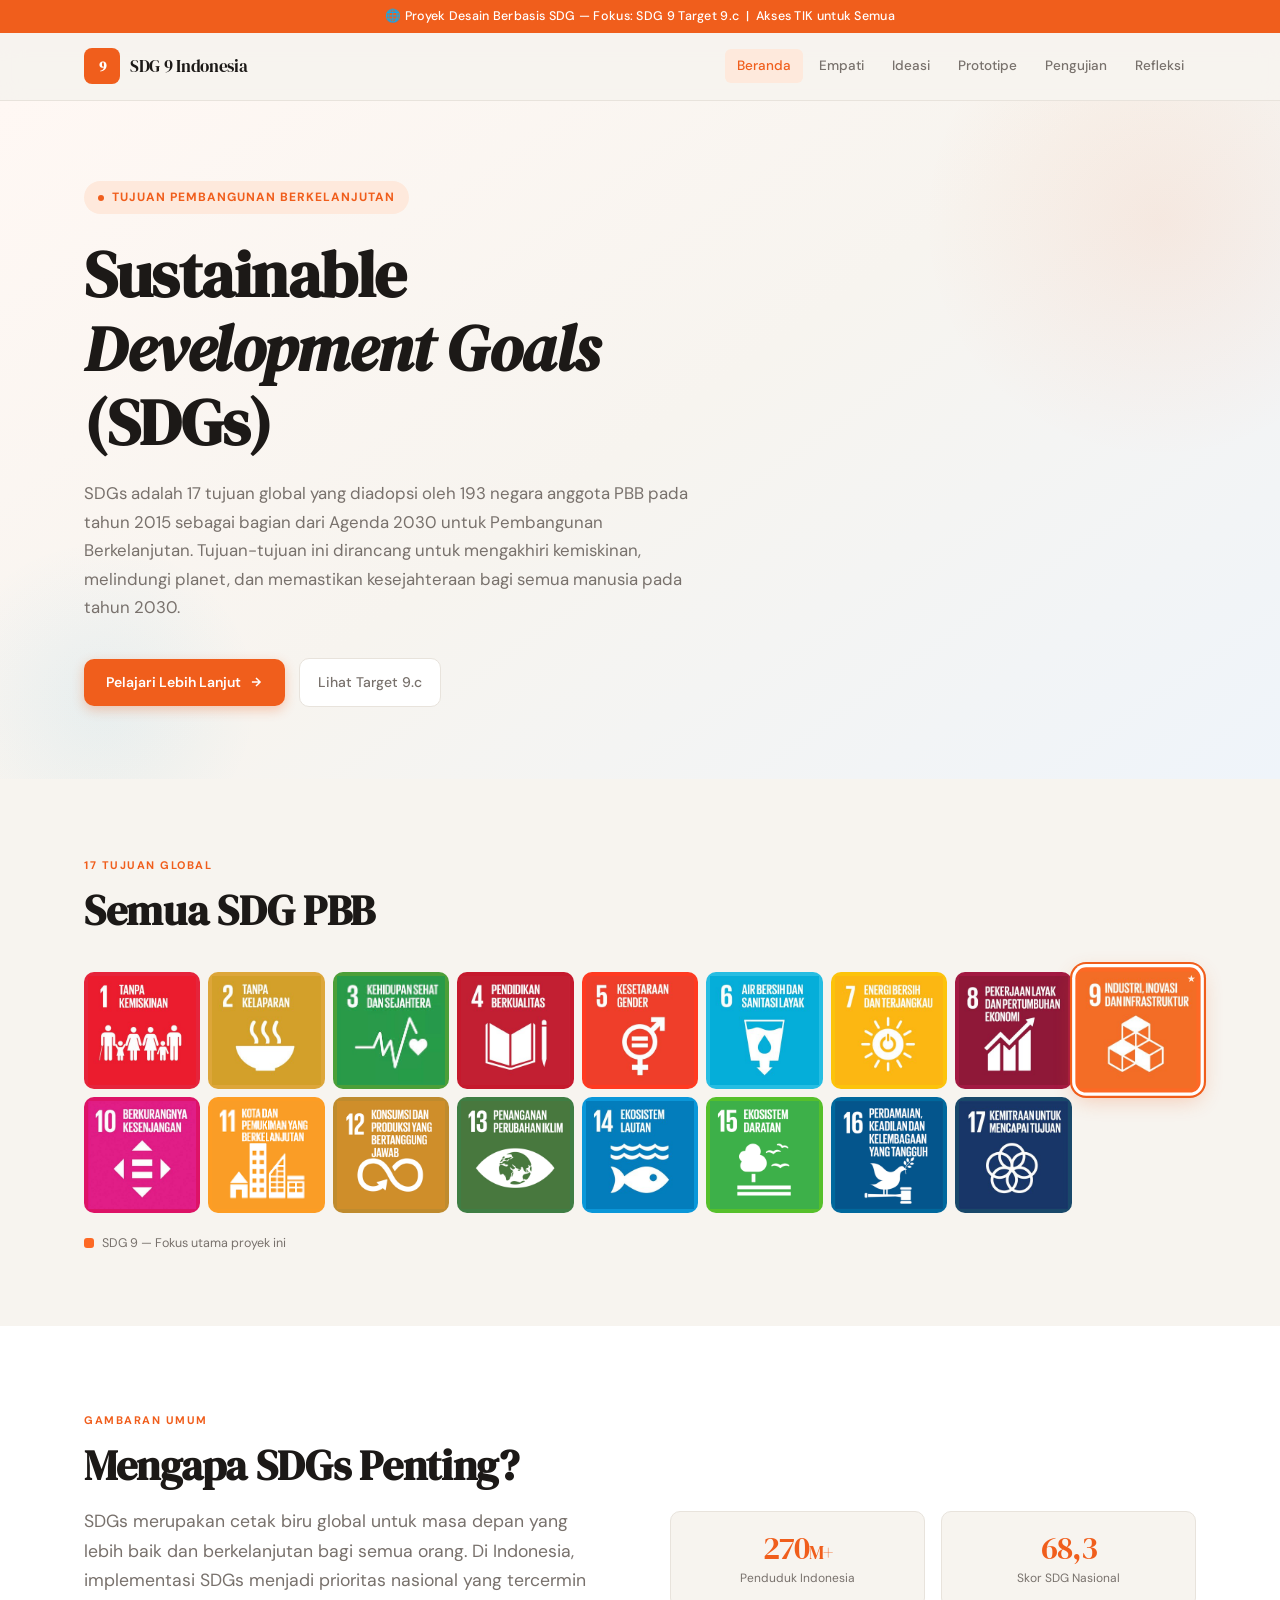
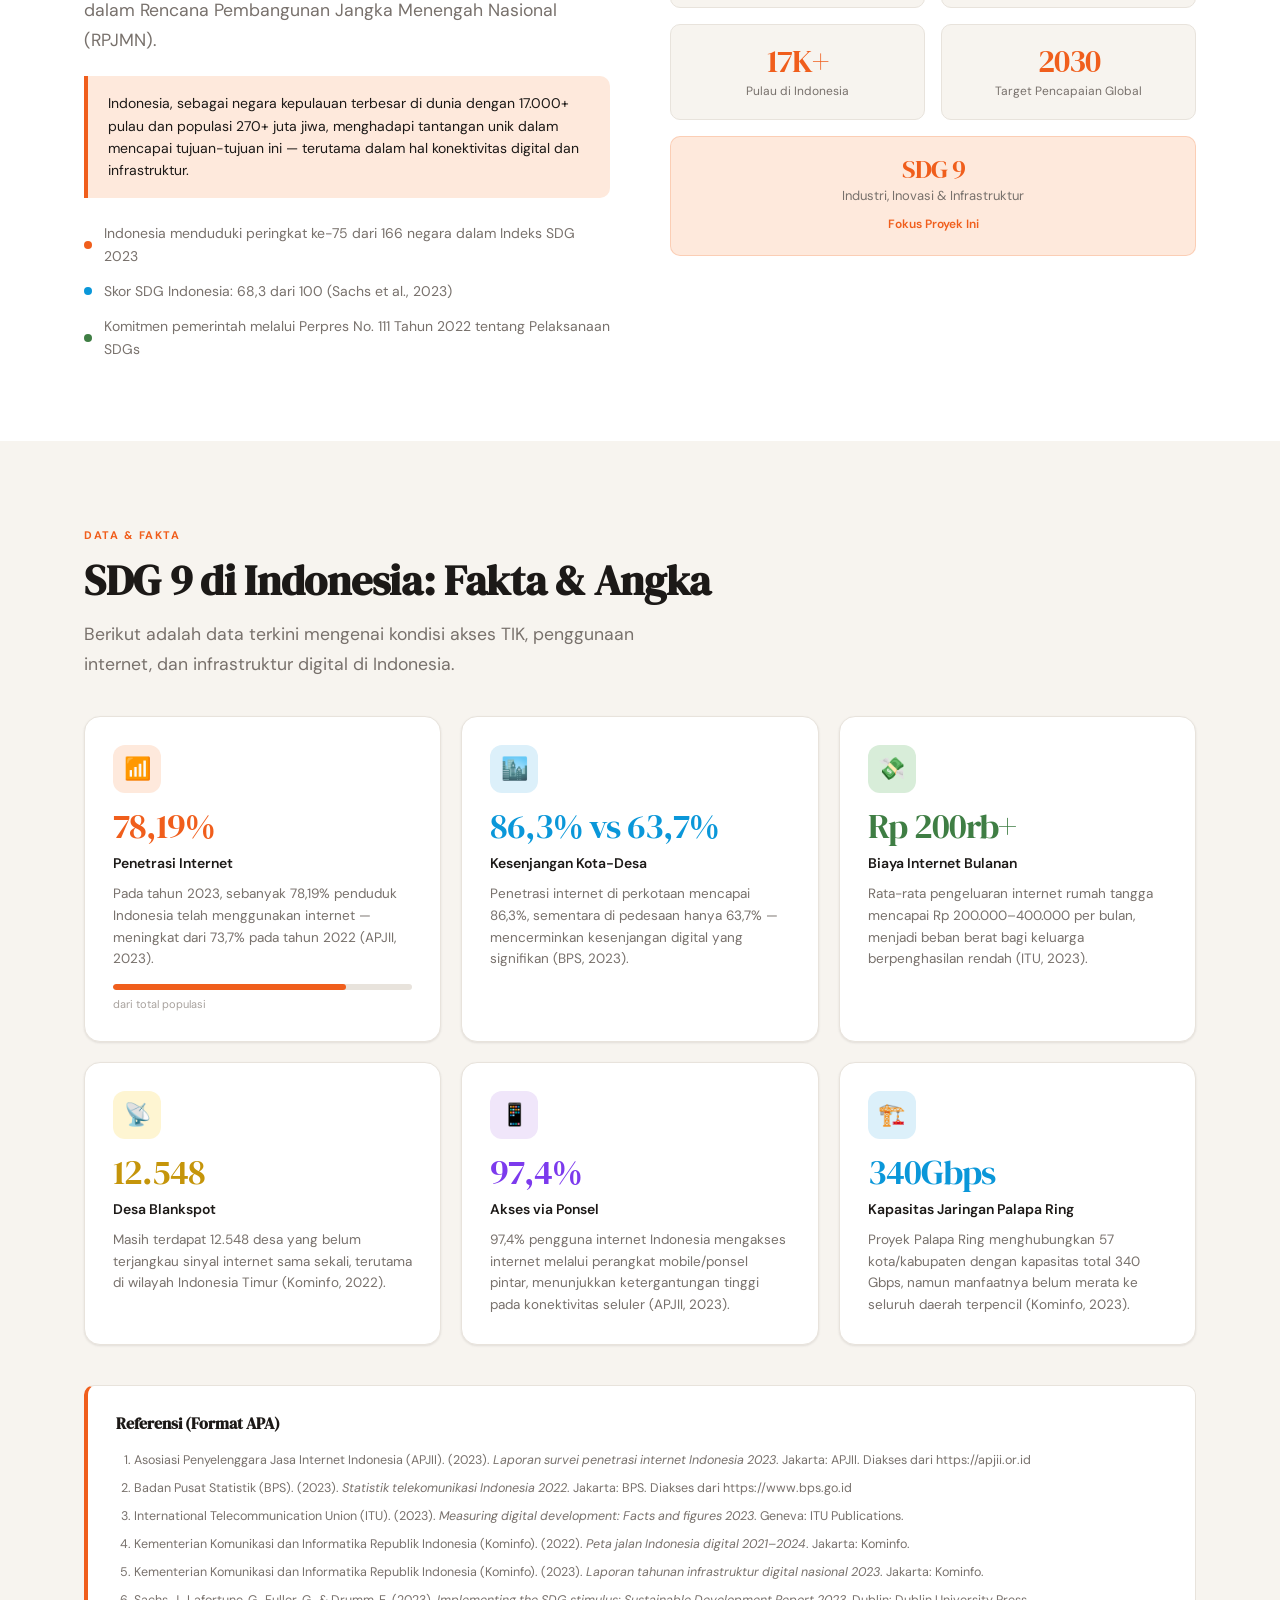
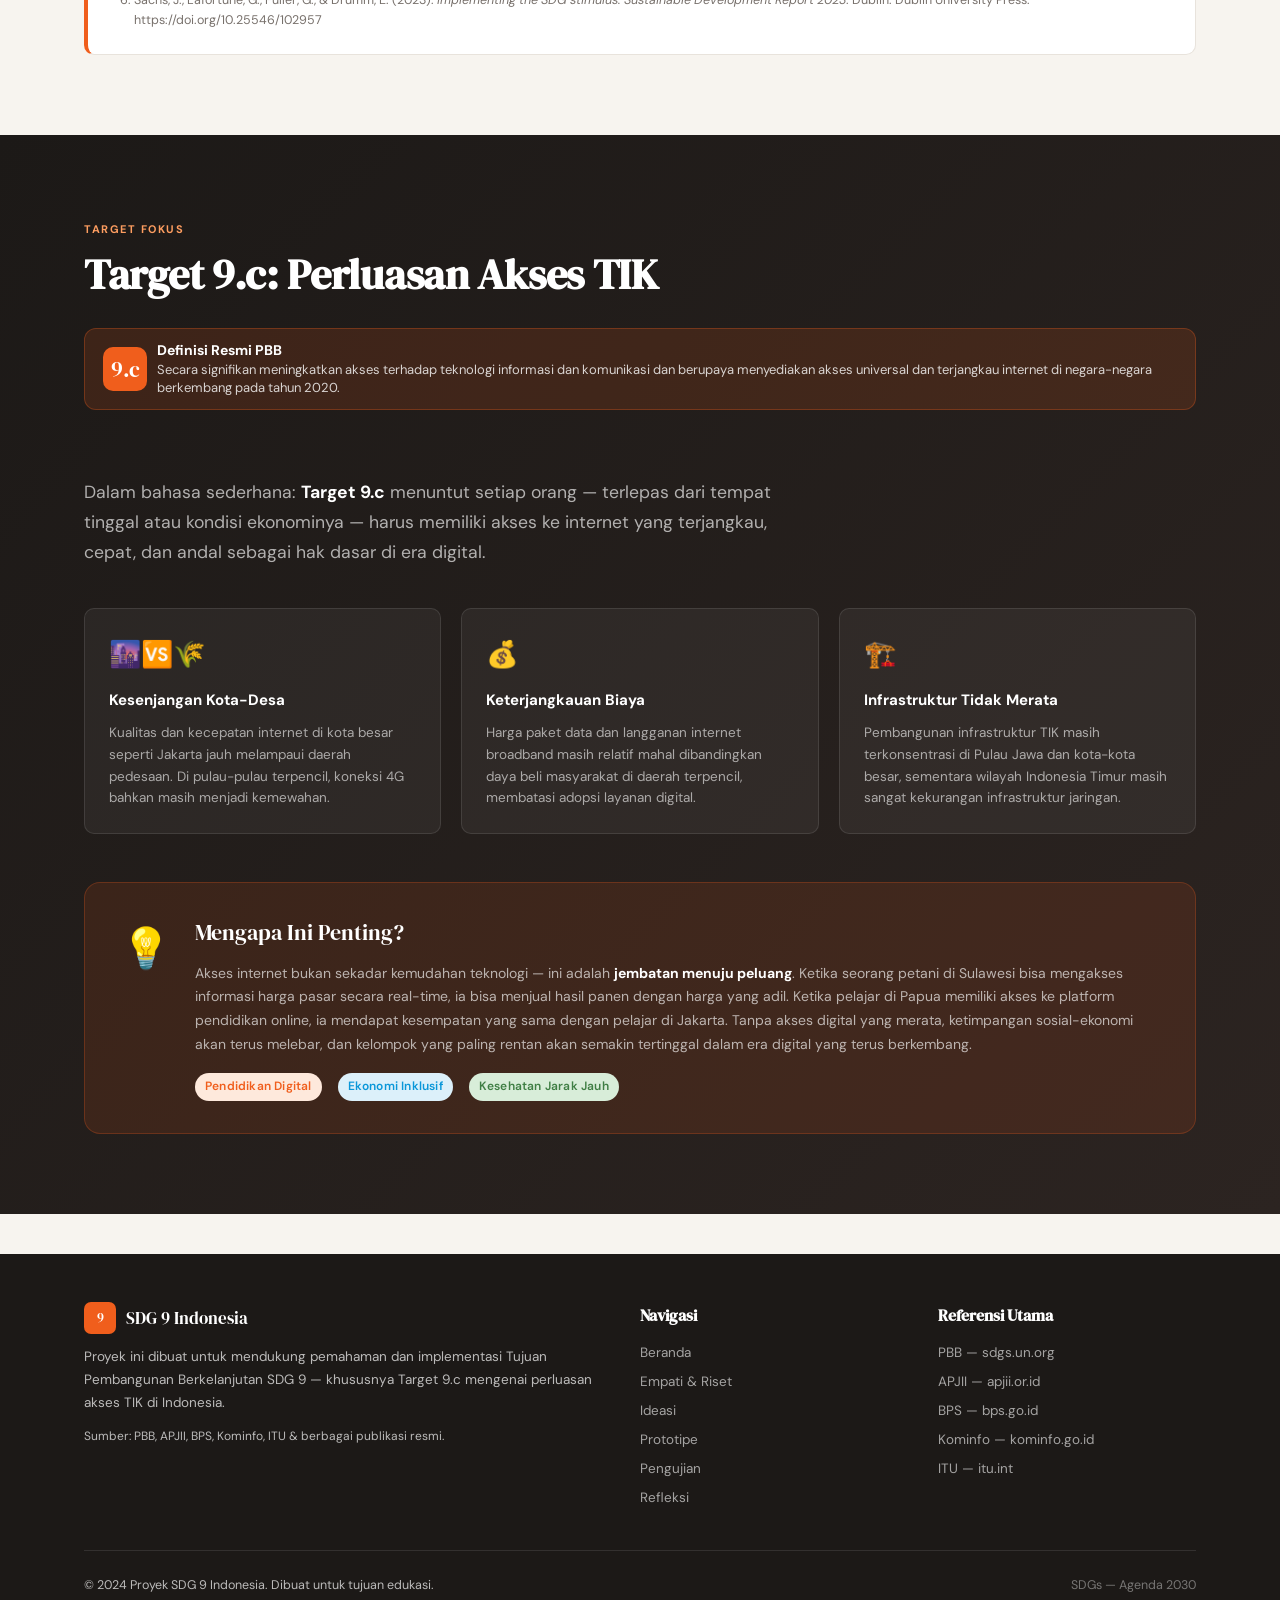
<file: public/index.html>
<!DOCTYPE html>
<html lang="id">
<head>
  <meta charset="UTF-8" />
  <meta name="viewport" content="width=device-width, initial-scale=1.0" />
  <title>SDG 9 — Industri, Inovasi & Infrastruktur</title>
  <meta name="description" content="Sustainable Development Goals SDG 9: Industri, Inovasi, dan Infrastruktur — Target 9.c: Perluasan Akses TIK di Indonesia" />
  <link rel="stylesheet" href="sdg.css" />
  <style>
    /* ---- Hero ---- */
    .hero {
      padding: 80px 0 72px;
      background: linear-gradient(145deg, #FFF8F4 0%, #F7F4EF 50%, #EFF4FA 100%);
      position: relative;
      overflow: hidden;
    }
    .hero::before {
      content: '';
      position: absolute;
      top: -120px; right: -120px;
      width: 480px; height: 480px;
      background: radial-gradient(circle, rgba(240,94,28,0.08) 0%, transparent 70%);
      pointer-events: none;
    }
    .hero::after {
      content: '';
      position: absolute;
      bottom: -80px; left: -60px;
      width: 320px; height: 320px;
      background: radial-gradient(circle, rgba(10,151,217,0.07) 0%, transparent 70%);
      pointer-events: none;
    }
    .hero-content { position: relative; z-index: 1; max-width: 780px; }
    .hero-badge {
      display: inline-flex;
      align-items: center;
      gap: 8px;
      background: var(--accent-soft);
      color: var(--accent);
      font-size: 12px;
      font-weight: 700;
      letter-spacing: 1px;
      text-transform: uppercase;
      padding: 7px 14px;
      border-radius: 20px;
      margin-bottom: 24px;
    }
    .hero-badge-dot {
      width: 6px; height: 6px;
      background: var(--accent);
      border-radius: 50%;
      animation: pulse 2s infinite;
    }
    @keyframes pulse {
      0%, 100% { opacity: 1; transform: scale(1); }
      50% { opacity: 0.5; transform: scale(0.8); }
    }
    .hero-sub {
      font-size: 1.05rem;
      color: var(--text-muted);
      line-height: 1.7;
      max-width: 620px;
      margin-top: 20px;
    }
    .hero-cta-row {
      display: flex;
      align-items: center;
      gap: 14px;
      margin-top: 36px;
      flex-wrap: wrap;
    }
    .btn-primary {
      display: inline-flex;
      align-items: center;
      gap: 8px;
      background: var(--accent);
      color: #fff;
      font-weight: 600;
      font-size: 14px;
      padding: 12px 22px;
      border-radius: var(--radius-sm);
      transition: background 0.18s, transform 0.15s, box-shadow 0.18s;
      box-shadow: 0 4px 12px rgba(240,94,28,0.3);
    }
    .btn-primary:hover {
      background: var(--accent-hover);
      transform: translateY(-1px);
      box-shadow: 0 6px 18px rgba(240,94,28,0.38);
    }
    .btn-ghost {
      display: inline-flex;
      align-items: center;
      gap: 8px;
      color: var(--text-muted);
      font-weight: 500;
      font-size: 14px;
      padding: 12px 18px;
      border-radius: var(--radius-sm);
      border: 1px solid var(--border);
      background: var(--bg-card);
      transition: border-color 0.18s, color 0.18s, background 0.18s;
    }
    .btn-ghost:hover { border-color: var(--accent); color: var(--accent); background: var(--accent-soft); }

    /* ---- SDG Grid ---- */
    .sdg-grid-section { padding: 72px 0; }
    .sdg-grid {
      display: grid;
      grid-template-columns: repeat(9, 1fr);
      gap: 8px;
      margin-top: 36px;
    }
    .sdg-cell {
      aspect-ratio: 1;
      border-radius: 10px;
      display: flex;
      flex-direction: column;
      align-items: center;
      justify-content: center;
      cursor: pointer;
      transition: transform 0.2s, box-shadow 0.2s;
      text-decoration: none;
      padding: 6px 4px;
      position: relative;
      overflow: hidden;
    }
    .sdg-cell:hover { transform: scale(1.07); box-shadow: 0 6px 20px rgba(0,0,0,0.18); z-index: 2; }
    .sdg-cell .sdg-num {
      font-size: 1.3rem;
      font-weight: 800;
      color: rgba(255,255,255,0.9);
      line-height: 1;
    }
    .sdg-cell .sdg-label {
      font-size: 6.5px;
      font-weight: 700;
      color: rgba(255,255,255,0.85);
      text-align: center;
      line-height: 1.2;
      margin-top: 3px;
      letter-spacing: 0.2px;
    }
    .sdg-cell.sdg-active { box-shadow: 0 0 0 3px #fff, 0 0 0 5px var(--accent), 0 6px 20px rgba(240,94,28,0.3); transform: scale(1.08); }
    .sdg-cell.sdg-active::after {
      content: '★';
      position: absolute;
      top: 4px; right: 5px;
      font-size: 9px;
      color: rgba(255,255,255,0.9);
    }
    /* SDG colors */
    .sdg1  { background: #E5243B; } .sdg2  { background: #DDA63A; }
    .sdg3  { background: #4C9F38; } .sdg4  { background: #C5192D; }
    .sdg5  { background: #FF3A21; } .sdg6  { background: #26BDE2; }
    .sdg7  { background: #FCC30B; } .sdg8  { background: #A21942; }
    .sdg9  { background: #FD6925; } .sdg10 { background: #DD1367; }
    .sdg11 { background: #FD9D24; } .sdg12 { background: #BF8B2E; }
    .sdg13 { background: #3F7E44; } .sdg14 { background: #0A97D9; }
    .sdg15 { background: #56C02B; } .sdg16 { background: #00689D; }
    .sdg17 { background: #19486A; }
    .sdg-legend {
      margin-top: 20px;
      display: flex;
      align-items: center;
      gap: 8px;
      font-size: 12.5px;
      color: var(--text-muted);
    }
    .sdg-legend-dot { width: 10px; height: 10px; border-radius: 3px; background: #FD6925; }

    /* ---- Overview ---- */
    .overview-section { background: var(--bg-card); }
    .overview-inner {
      display: grid;
      grid-template-columns: 1fr 1fr;
      gap: 60px;
      align-items: center;
    }
    .overview-visual {
      display: grid;
      grid-template-columns: 1fr 1fr;
      gap: 16px;
    }
    .overview-stat-card {
      background: var(--bg);
      border: 1px solid var(--border);
      border-radius: var(--radius-sm);
      padding: 20px;
      text-align: center;
    }
    .overview-stat-card .num {
      font-family: var(--font-display);
      font-size: 2rem;
      color: var(--accent);
      letter-spacing: -1px;
      line-height: 1;
    }
    .overview-stat-card .lbl {
      font-size: 12px;
      color: var(--text-muted);
      margin-top: 6px;
      line-height: 1.4;
    }
    .highlight-box {
      background: var(--accent-soft);
      border-left: 4px solid var(--accent);
      border-radius: 0 var(--radius-sm) var(--radius-sm) 0;
      padding: 16px 20px;
      margin-top: 20px;
      font-size: 14px;
      color: var(--text);
      line-height: 1.6;
    }

    /* ---- Facts ---- */
    .facts-section { background: var(--bg); }
    .facts-grid {
      display: grid;
      grid-template-columns: repeat(3, 1fr);
      gap: 20px;
      margin-top: 36px;
    }
    .fact-card {
      background: var(--bg-card);
      border: 1px solid var(--border);
      border-radius: var(--radius);
      padding: 28px;
      box-shadow: var(--shadow-sm);
      transition: box-shadow 0.22s, transform 0.22s;
    }
    .fact-card:hover { box-shadow: var(--shadow); transform: translateY(-3px); }
    .fact-card:nth-child(1) .fact-icon { background: var(--accent-soft); }
    .fact-card:nth-child(2) .fact-icon { background: var(--blue-soft); }
    .fact-card:nth-child(3) .fact-icon { background: var(--green-soft); }
    .fact-card:nth-child(4) .fact-icon { background: var(--yellow-soft); }
    .fact-card:nth-child(5) .fact-icon { background: #F0E6FA; }
    .fact-card:nth-child(6) .fact-icon { background: var(--blue-soft); }
    .fact-icon {
      width: 48px; height: 48px;
      border-radius: 12px;
      display: flex; align-items: center; justify-content: center;
      font-size: 22px;
      margin-bottom: 16px;
    }
    .fact-num {
      font-family: var(--font-display);
      font-size: 2.2rem;
      letter-spacing: -1px;
      line-height: 1;
      margin-bottom: 8px;
    }
    .fact-title {
      font-size: 14px;
      font-weight: 600;
      color: var(--text);
      margin-bottom: 8px;
    }
    .fact-desc { font-size: 13.5px; color: var(--text-muted); line-height: 1.6; }

    /* ---- Target ---- */
    .target-section { background: linear-gradient(135deg, #1C1917 0%, #2C2421 100%); color: #fff; }
    .target-section .section-label { color: #FD9D60; }
    .target-section .section-title { color: #fff; }
    .target-section .lead { color: rgba(255,255,255,0.65); }
    .target-badge {
      display: inline-flex;
      align-items: center;
      gap: 10px;
      background: rgba(240,94,28,0.15);
      border: 1px solid rgba(240,94,28,0.3);
      border-radius: 12px;
      padding: 12px 18px;
      margin-bottom: 32px;
    }
    .target-badge-num {
      background: var(--accent);
      color: #fff;
      font-family: var(--font-display);
      font-size: 22px;
      width: 44px; height: 44px;
      border-radius: 10px;
      display: flex; align-items: center; justify-content: center;
      flex-shrink: 0;
    }
    .target-badge-text { font-size: 13px; color: rgba(255,255,255,0.8); line-height: 1.4; }
    .target-badge-text strong { color: #fff; display: block; font-size: 14px; }
    .challenge-grid {
      display: grid;
      grid-template-columns: repeat(3, 1fr);
      gap: 20px;
      margin-top: 40px;
    }
    .challenge-card {
      background: rgba(255,255,255,0.05);
      border: 1px solid rgba(255,255,255,0.1);
      border-radius: var(--radius-sm);
      padding: 24px;
      transition: background 0.2s;
    }
    .challenge-card:hover { background: rgba(255,255,255,0.08); }
    .challenge-card h4 { color: #fff; font-size: 15px; margin-bottom: 10px; margin-top: 12px; }
    .challenge-card p { font-size: 13.5px; color: rgba(255,255,255,0.6); line-height: 1.6; }
    .challenge-icon { font-size: 26px; }
    .why-box {
      background: rgba(240,94,28,0.12);
      border: 1px solid rgba(240,94,28,0.25);
      border-radius: var(--radius);
      padding: 32px 36px;
      margin-top: 48px;
      display: grid;
      grid-template-columns: auto 1fr;
      gap: 24px;
      align-items: start;
    }
    .why-icon-big { font-size: 40px; }
    .why-title { font-family: var(--font-display); font-size: 1.4rem; color: #fff; margin-bottom: 10px; }
    .why-text { font-size: 14px; color: rgba(255,255,255,0.65); line-height: 1.7; }

    /* ---- Responsive overrides ---- */
    @media (max-width: 900px) {
      .sdg-grid { grid-template-columns: repeat(5, 1fr); }
      .facts-grid { grid-template-columns: repeat(2, 1fr); }
      .challenge-grid { grid-template-columns: 1fr; }
      .overview-inner { grid-template-columns: 1fr; }
      .why-box { grid-template-columns: 1fr; }
    }
    @media (max-width: 600px) {
      .sdg-grid { grid-template-columns: repeat(4, 1fr); gap: 6px; }
      .facts-grid { grid-template-columns: 1fr; }
    }
  </style>
</head>
<body>

<!-- Announcement strip -->
<div class="hero-strip">
  🌐 Proyek Desain Berbasis SDG — Fokus: SDG 9 Target 9.c &nbsp;|&nbsp; Akses TIK untuk Semua
</div>

<!-- Navbar -->
<nav class="navbar">
  <div class="navbar-inner">
    <a class="navbar-brand" href="index.html">
      <div class="navbar-logo">9</div>
      <span class="navbar-site-name">SDG 9 Indonesia</span>
    </a>
    <div class="navbar-nav">
      <a href="index.html" class="active">Beranda</a>
      <a href="">Empati</a>
      <a href="">Ideasi</a>
      <a href="">Prototipe</a>
      <a href="">Pengujian</a>
      <a href="">Refleksi</a>
    </div>
    <button class="nav-toggle" onclick="toggleMenu()" aria-label="Menu">
      <span></span><span></span><span></span>
    </button>
  </div>
</nav>
<div class="mobile-menu" id="mobileMenu">
  <a href="index.html" class="active">Beranda</a>
  <a href="">Empati & Riset</a>
  <a href="">Ideasi</a>
  <a href="">Prototipe</a>
  <a href="">Pengujian</a>
  <a href="">Refleksi</a>
</div>

<!-- ==================== HERO ==================== -->
<section class="hero">
  <div class="container">
    <div class="hero-content">
      <div class="hero-badge">
        <span class="hero-badge-dot"></span>
        Tujuan Pembangunan Berkelanjutan
      </div>
      <h1 class="display-title">Sustainable<br /><em>Development Goals</em><br />(SDGs)</h1>
      <p class="hero-sub">
        SDGs adalah 17 tujuan global yang diadopsi oleh 193 negara anggota PBB pada tahun 2015 sebagai bagian dari Agenda 2030 untuk Pembangunan Berkelanjutan. Tujuan-tujuan ini dirancang untuk mengakhiri kemiskinan, melindungi planet, dan memastikan kesejahteraan bagi semua manusia pada tahun 2030.
      </p>
      <div class="hero-cta-row">
        <a href="#overview" class="btn-primary">
          Pelajari Lebih Lanjut
          <svg width="14" height="14" viewBox="0 0 24 24" fill="none" stroke="currentColor" stroke-width="2.5"><path d="M5 12h14M12 5l7 7-7 7"/></svg>
        </a>
        <a href="#target" class="btn-ghost">Lihat Target 9.c</a>
      </div>
    </div>
  </div>
</section>

<!-- ==================== SDG GRID ==================== -->
<section class="sdg-grid-section">
  <div class="container">
    <span class="section-label">17 Tujuan Global</span>
    <h2 class="section-title">Semua SDG PBB</h2>
    <div class="sdg-grid">
      <a class="sdg-cell sdg1" title="Tanpa Kemiskinan"><img src="Logo//logo-sdgs-01.jpg"></a>
      <a class="sdg-cell sdg2" title="Tanpa Kelaparan"><img src="Logo//logo-sdgs-02.jpg"></a>
      <a class="sdg-cell sdg3" title="Kehidupan Sehat"><img src="Logo//logo-sdgs-03.jpg"></a>
      <a class="sdg-cell sdg4" title="Pendidikan Berkualitas"><img src="Logo//logo-sdgs-04.jpg"></a>
      <a class="sdg-cell sdg5" title="Kesetaraan Gender"><img src="Logo//logo-sdgs-05.jpg"></a>
      <a class="sdg-cell sdg6" title="Air Bersih"><img src="Logo//logo-sdgs-06.jpg"></a>
      <a class="sdg-cell sdg7" title="Energi Bersih"><img src="Logo//logo-sdgs-07.jpg"></a>
      <a class="sdg-cell sdg8" title="Pertumbuhan Ekonomi"><img src="Logo//logo-sdgs-08.jpg"></a>
      <a class="sdg-cell sdg9 sdg-active" title="SDG 9 – Fokus Kami" href="#target"><img src="Logo//logo-sdgs-09.jpg"></a>
      <a class="sdg-cell sdg10" title="Berkurangnya Ketimpangan"><img src="Logo//logo-sdgs-10.jpg"></a>
      <a class="sdg-cell sdg11" title="Kota Berkelanjutan"><img src="Logo//logo-sdgs-11.jpg"></a>
      <a class="sdg-cell sdg12" title="Konsumsi Bertanggung Jawab"><img src="Logo//logo-sdgs-12.jpg"></a>
      <a class="sdg-cell sdg13" title="Penanganan Iklim"><img src="Logo//logo-sdgs-13.jpg"></a>
      <a class="sdg-cell sdg14" title="Ekosistem Laut"><img src="Logo//logo-sdgs-14.jpg"></a>
      <a class="sdg-cell sdg15" title="Ekosistem Darat"><img src="Logo//logo-sdgs-15.jpg"></a>
      <a class="sdg-cell sdg16" title="Perdamaian & Keadilan"><img src="Logo//logo-sdgs-16.jpg"></a>
      <a class="sdg-cell sdg17" title="Kemitraan Global"><img src="Logo//logo-sdgs-17.jpg"></a>
    </div>
    <div class="sdg-legend">
      <span class="sdg-legend-dot"></span>
      SDG 9 — Fokus utama proyek ini
    </div>
  </div>
</section>

<!-- ==================== OVERVIEW ==================== -->
<section class="section overview-section" id="overview">
  <div class="container">
    <div class="overview-inner">
      <div>
        <span class="section-label">Gambaran Umum</span>
        <h2 class="section-title">Mengapa SDGs Penting?</h2>
        <p class="lead" style="margin-top:16px;">
          SDGs merupakan cetak biru global untuk masa depan yang lebih baik dan berkelanjutan bagi semua orang. Di Indonesia, implementasi SDGs menjadi prioritas nasional yang tercermin dalam Rencana Pembangunan Jangka Menengah Nasional (RPJMN).
        </p>
        <div class="highlight-box" style="margin-top:20px;">
          Indonesia, sebagai negara kepulauan terbesar di dunia dengan 17.000+ pulau dan populasi 270+ juta jiwa, menghadapi tantangan unik dalam mencapai tujuan-tujuan ini — terutama dalam hal konektivitas digital dan infrastruktur.
        </div>
        <div style="margin-top:24px; display:flex; flex-direction:column; gap:12px;">
          <div style="display:flex; align-items:center; gap:12px;">
            <div style="width:8px; height:8px; background:var(--accent); border-radius:50%; flex-shrink:0;"></div>
            <span style="font-size:14px; color:var(--text-muted);">Indonesia menduduki peringkat ke-75 dari 166 negara dalam Indeks SDG 2023</span>
          </div>
          <div style="display:flex; align-items:center; gap:12px;">
            <div style="width:8px; height:8px; background:var(--blue); border-radius:50%; flex-shrink:0;"></div>
            <span style="font-size:14px; color:var(--text-muted);">Skor SDG Indonesia: 68,3 dari 100 (Sachs et al., 2023)</span>
          </div>
          <div style="display:flex; align-items:center; gap:12px;">
            <div style="width:8px; height:8px; background:var(--green); border-radius:50%; flex-shrink:0;"></div>
            <span style="font-size:14px; color:var(--text-muted);">Komitmen pemerintah melalui Perpres No. 111 Tahun 2022 tentang Pelaksanaan SDGs</span>
          </div>
        </div>
      </div>
      <div class="overview-visual">
        <div class="overview-stat-card">
          <div class="num">270<span style="font-size:1.2rem;">M+</span></div>
          <div class="lbl">Penduduk Indonesia</div>
        </div>
        <div class="overview-stat-card">
          <div class="num">68,3</div>
          <div class="lbl">Skor SDG Nasional</div>
        </div>
        <div class="overview-stat-card">
          <div class="num">17K+</div>
          <div class="lbl">Pulau di Indonesia</div>
        </div>
        <div class="overview-stat-card">
          <div class="num">2030</div>
          <div class="lbl">Target Pencapaian Global</div>
        </div>
        <div class="overview-stat-card" style="grid-column:span 2; background:var(--accent-soft); border-color:rgba(240,94,28,0.2);">
          <div class="num" style="font-size:1.6rem;">SDG 9</div>
          <div class="lbl" style="font-size:13px; margin-top:4px;">Industri, Inovasi &amp; Infrastruktur</div>
          <div style="margin-top:10px; font-size:12px; color:var(--accent); font-weight:600;">Fokus Proyek Ini</div>
        </div>
      </div>
    </div>
  </div>
</section>

<!-- ==================== FACTS & FIGURES ==================== -->
<section class="section facts-section" id="facts">
  <div class="container">
    <span class="section-label">Data & Fakta</span>
    <h2 class="section-title">SDG 9 di Indonesia: Fakta &amp; Angka</h2>
    <p class="lead" style="margin-top:14px; max-width:580px;">
      Berikut adalah data terkini mengenai kondisi akses TIK, penggunaan internet, dan infrastruktur digital di Indonesia.
    </p>

    <div class="facts-grid">
      <!-- Fact 1 -->
      <div class="fact-card">
        <div class="fact-icon">📶</div>
        <div class="fact-num" style="color:var(--accent);">78,19%</div>
        <div class="fact-title">Penetrasi Internet</div>
        <div class="fact-desc">Pada tahun 2023, sebanyak 78,19% penduduk Indonesia telah menggunakan internet — meningkat dari 73,7% pada tahun 2022 (APJII, 2023).</div>
        <div class="progress-bar" style="margin-top:14px;">
          <div class="progress-fill" style="width:78%;"></div>
        </div>
        <div style="font-size:11px; color:var(--text-light); margin-top:5px;">dari total populasi</div>
      </div>

      <!-- Fact 2 -->
      <div class="fact-card">
        <div class="fact-icon" style="background:var(--blue-soft);">🏙️</div>
        <div class="fact-num" style="color:var(--blue);">86,3% vs 63,7%</div>
        <div class="fact-title">Kesenjangan Kota-Desa</div>
        <div class="fact-desc">Penetrasi internet di perkotaan mencapai 86,3%, sementara di pedesaan hanya 63,7% — mencerminkan kesenjangan digital yang signifikan (BPS, 2023).</div>
      </div>

      <!-- Fact 3 -->
      <div class="fact-card">
        <div class="fact-icon" style="background:var(--green-soft);">💸</div>
        <div class="fact-num" style="color:var(--green);">Rp 200rb+</div>
        <div class="fact-title">Biaya Internet Bulanan</div>
        <div class="fact-desc">Rata-rata pengeluaran internet rumah tangga mencapai Rp 200.000–400.000 per bulan, menjadi beban berat bagi keluarga berpenghasilan rendah (ITU, 2023).</div>
      </div>

      <!-- Fact 4 -->
      <div class="fact-card">
        <div class="fact-icon" style="background:var(--yellow-soft);">📡</div>
        <div class="fact-num" style="color:#C5950A;">12.548</div>
        <div class="fact-title">Desa Blankspot</div>
        <div class="fact-desc">Masih terdapat 12.548 desa yang belum terjangkau sinyal internet sama sekali, terutama di wilayah Indonesia Timur (Kominfo, 2022).</div>
      </div>

      <!-- Fact 5 -->
      <div class="fact-card">
        <div class="fact-icon" style="background:#F0E6FA;">📱</div>
        <div class="fact-num" style="color:#7C3AED;">97,4%</div>
        <div class="fact-title">Akses via Ponsel</div>
        <div class="fact-desc">97,4% pengguna internet Indonesia mengakses internet melalui perangkat mobile/ponsel pintar, menunjukkan ketergantungan tinggi pada konektivitas seluler (APJII, 2023).</div>
      </div>

      <!-- Fact 6 -->
      <div class="fact-card">
        <div class="fact-icon" style="background:var(--blue-soft);">🏗️</div>
        <div class="fact-num" style="color:var(--blue);">340Gbps</div>
        <div class="fact-title">Kapasitas Jaringan Palapa Ring</div>
        <div class="fact-desc">Proyek Palapa Ring menghubungkan 57 kota/kabupaten dengan kapasitas total 340 Gbps, namun manfaatnya belum merata ke seluruh daerah terpencil (Kominfo, 2023).</div>
      </div>
    </div>

    <!-- References -->
    <div class="references">
      <h4>Referensi (Format APA)</h4>
      <ol>
        <li>Asosiasi Penyelenggara Jasa Internet Indonesia (APJII). (2023). <em>Laporan survei penetrasi internet Indonesia 2023</em>. Jakarta: APJII. Diakses dari https://apjii.or.id</li>
        <li>Badan Pusat Statistik (BPS). (2023). <em>Statistik telekomunikasi Indonesia 2022</em>. Jakarta: BPS. Diakses dari https://www.bps.go.id</li>
        <li>International Telecommunication Union (ITU). (2023). <em>Measuring digital development: Facts and figures 2023</em>. Geneva: ITU Publications.</li>
        <li>Kementerian Komunikasi dan Informatika Republik Indonesia (Kominfo). (2022). <em>Peta jalan Indonesia digital 2021–2024</em>. Jakarta: Kominfo.</li>
        <li>Kementerian Komunikasi dan Informatika Republik Indonesia (Kominfo). (2023). <em>Laporan tahunan infrastruktur digital nasional 2023</em>. Jakarta: Kominfo.</li>
        <li>Sachs, J., Lafortune, G., Fuller, G., &amp; Drumm, E. (2023). <em>Implementing the SDG stimulus: Sustainable Development Report 2023</em>. Dublin: Dublin University Press. https://doi.org/10.25546/102957</li>
      </ol>
    </div>
  </div>
</section>

<!-- ==================== TARGET 9.C ==================== -->
<section class="section target-section" id="target">
  <div class="container">
    <span class="section-label">Target Fokus</span>
    <h2 class="section-title">Target 9.c: Perluasan Akses TIK</h2>

    <div style="margin-top:28px; margin-bottom:36px;">
      <div class="target-badge">
        <div class="target-badge-num">9.c</div>
        <div class="target-badge-text">
          <strong>Definisi Resmi PBB</strong>
          Secara signifikan meningkatkan akses terhadap teknologi informasi dan komunikasi dan berupaya menyediakan akses universal dan terjangkau internet di negara-negara berkembang pada tahun 2020.
        </div>
      </div>
    </div>

    <p class="lead" style="max-width:700px;">
      Dalam bahasa sederhana: <strong style="color:#fff;">Target 9.c</strong> menuntut setiap orang — terlepas dari tempat tinggal atau kondisi ekonominya — harus memiliki akses ke internet yang terjangkau, cepat, dan andal sebagai hak dasar di era digital.
    </p>

    <div class="challenge-grid">
      <div class="challenge-card">
        <div class="challenge-icon">🌆🆚🌾</div>
        <h4>Kesenjangan Kota-Desa</h4>
        <p>Kualitas dan kecepatan internet di kota besar seperti Jakarta jauh melampaui daerah pedesaan. Di pulau-pulau terpencil, koneksi 4G bahkan masih menjadi kemewahan.</p>
      </div>
      <div class="challenge-card">
        <div class="challenge-icon">💰</div>
        <h4>Keterjangkauan Biaya</h4>
        <p>Harga paket data dan langganan internet broadband masih relatif mahal dibandingkan daya beli masyarakat di daerah terpencil, membatasi adopsi layanan digital.</p>
      </div>
      <div class="challenge-card">
        <div class="challenge-icon">🏗️</div>
        <h4>Infrastruktur Tidak Merata</h4>
        <p>Pembangunan infrastruktur TIK masih terkonsentrasi di Pulau Jawa dan kota-kota besar, sementara wilayah Indonesia Timur masih sangat kekurangan infrastruktur jaringan.</p>
      </div>
    </div>

    <!-- Why this matters -->
    <div class="why-box">
      <div class="why-icon-big">💡</div>
      <div>
        <div class="why-title">Mengapa Ini Penting?</div>
        <p class="why-text">
          Akses internet bukan sekadar kemudahan teknologi — ini adalah <strong style="color:#fff;">jembatan menuju peluang</strong>. Ketika seorang petani di Sulawesi bisa mengakses informasi harga pasar secara real-time, ia bisa menjual hasil panen dengan harga yang adil. Ketika pelajar di Papua memiliki akses ke platform pendidikan online, ia mendapat kesempatan yang sama dengan pelajar di Jakarta. Tanpa akses digital yang merata, ketimpangan sosial-ekonomi akan terus melebar, dan kelompok yang paling rentan akan semakin tertinggal dalam era digital yang terus berkembang.
        </p>
        <div style="margin-top:16px; display:flex; gap:16px; flex-wrap:wrap;">
          <span class="badge badge-orange">Pendidikan Digital</span>
          <span class="badge badge-blue">Ekonomi Inklusif</span>
          <span class="badge badge-green">Kesehatan Jarak Jauh</span>
        </div>
      </div>
    </div>
  </div>
</section>

<!-- ==================== FOOTER ==================== -->
<footer class="footer">
  <div class="container">
    <div class="footer-grid">
      <div>
        <div class="footer-logo-row">
          <div class="footer-logo-box">9</div>
          <span style="color:#fff; font-family:var(--font-display); font-size:17px;">SDG 9 Indonesia</span>
        </div>
        <p>Proyek ini dibuat untuk mendukung pemahaman dan implementasi Tujuan Pembangunan Berkelanjutan SDG 9 — khususnya Target 9.c mengenai perluasan akses TIK di Indonesia.</p>
        <p style="margin-top:12px; font-size:12px;">Sumber: PBB, APJII, BPS, Kominfo, ITU &amp; berbagai publikasi resmi.</p>
      </div>
      <div>
        <h4>Navigasi</h4>
        <ul>
          <li><a href="index.html">Beranda</a></li>
          <li><a href="">Empati &amp; Riset</a></li>
          <li><a href="">Ideasi</a></li>
          <li><a href="">Prototipe</a></li>
          <li><a href="">Pengujian</a></li>
          <li><a href="">Refleksi</a></li>
        </ul>
      </div>
      <div>
        <h4>Referensi Utama</h4>
        <ul>
          <li><a href="#">PBB — sdgs.un.org</a></li>
          <li><a href="#">APJII — apjii.or.id</a></li>
          <li><a href="#">BPS — bps.go.id</a></li>
          <li><a href="#">Kominfo — kominfo.go.id</a></li>
          <li><a href="#">ITU — itu.int</a></li>
        </ul>
      </div>
    </div>
    <div class="footer-bottom">
      <span>© 2024 Proyek SDG 9 Indonesia. Dibuat untuk tujuan edukasi.</span>
      <span style="color:rgba(255,255,255,0.4);">SDGs — Agenda 2030</span>
    </div>
  </div>
</footer>

<script>
  function toggleMenu() {
    const m = document.getElementById('mobileMenu');
    m.classList.toggle('open');
  }
  // Animate progress bars on scroll
  const observer = new IntersectionObserver((entries) => {
    entries.forEach(e => {
      if (e.isIntersecting) {
        e.target.style.width = e.target.dataset.width;
        observer.unobserve(e.target);
      }
    });
  }, { threshold: 0.4 });
  document.querySelectorAll('.progress-fill').forEach(el => {
    const w = el.style.width;
    el.dataset.width = w;
    el.style.width = '0';
    observer.observe(el);
  });
</script>
</body>
</html>
</file>
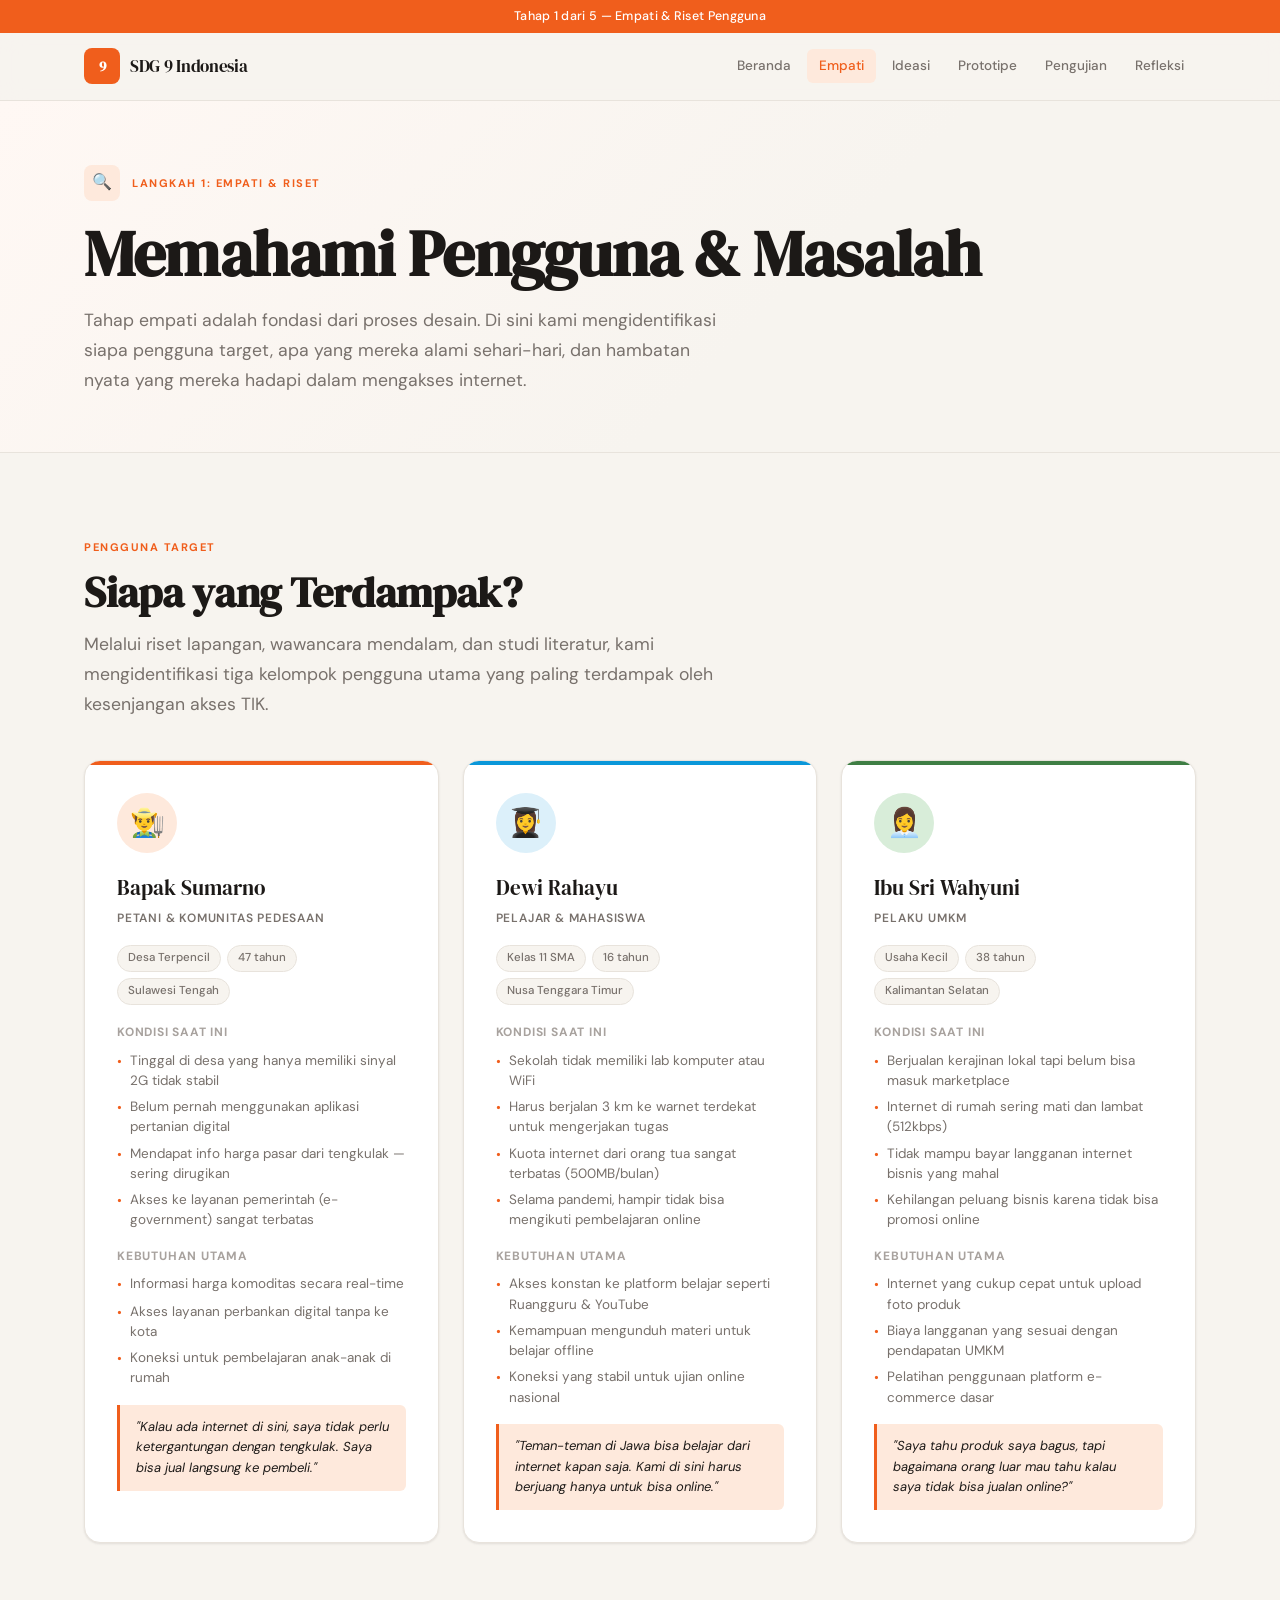
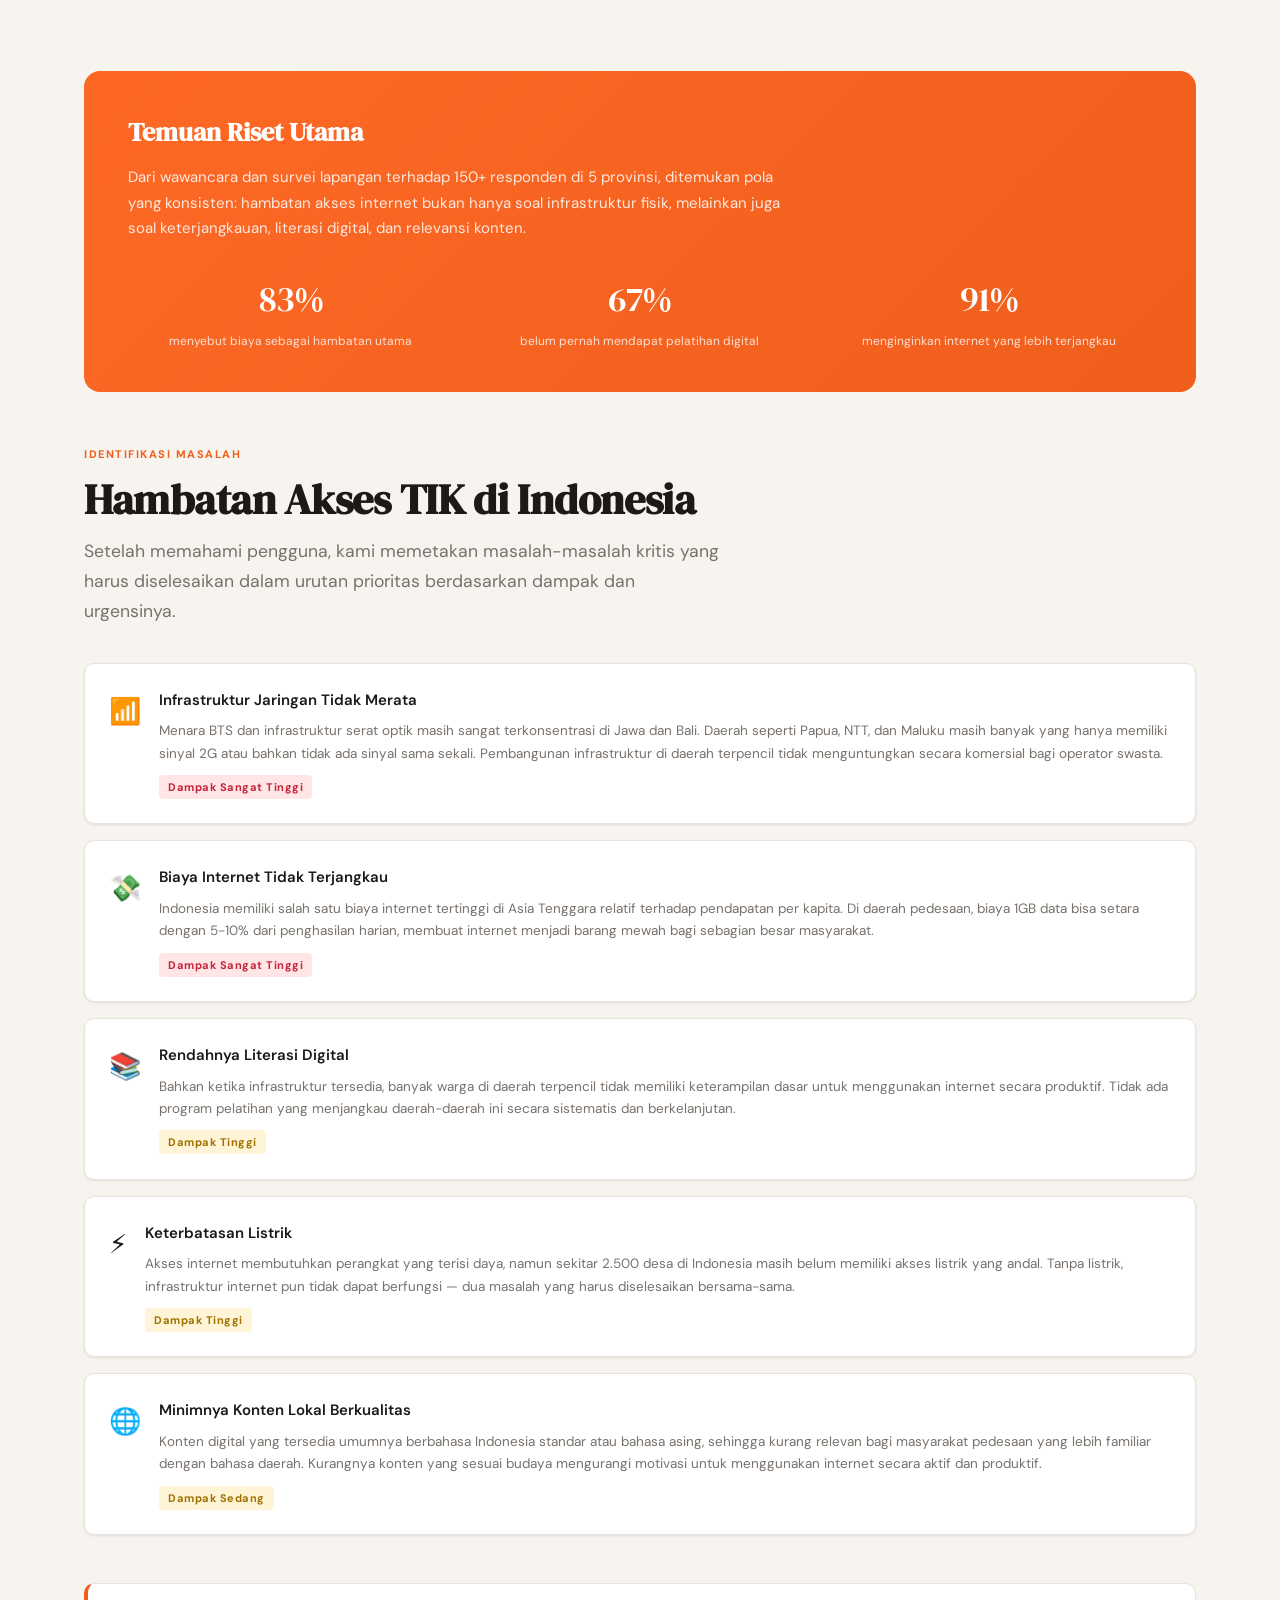
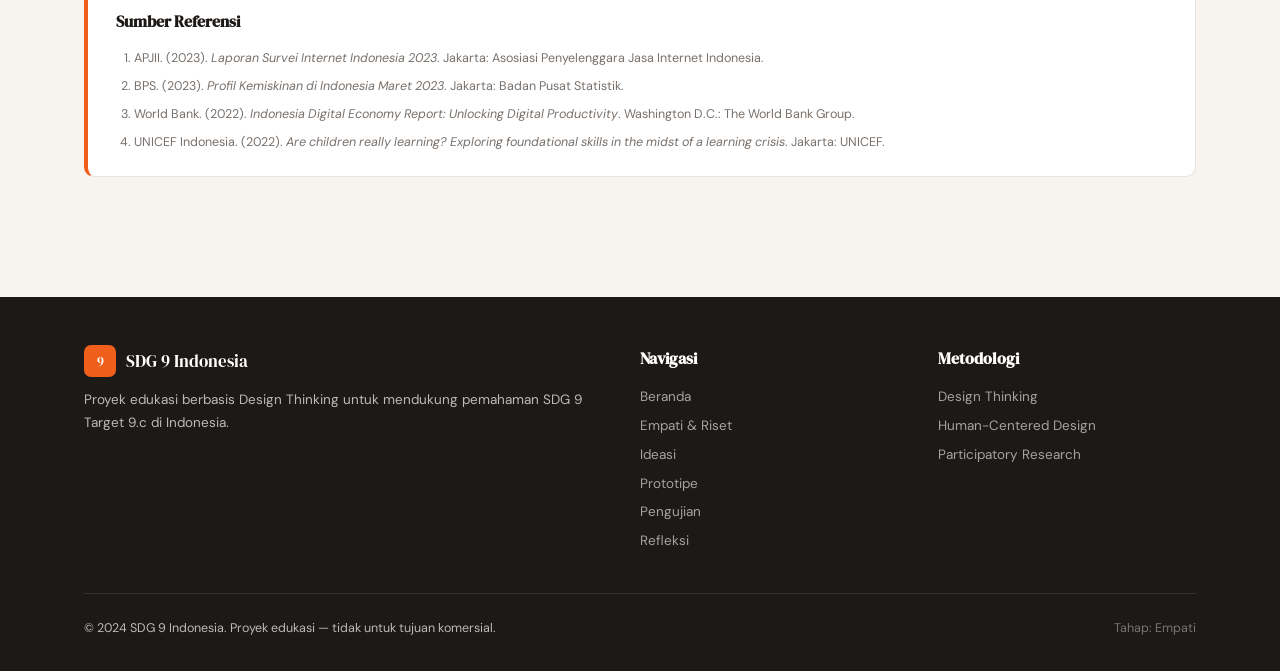
<file: public/empathy.html>
<!DOCTYPE html>
<html lang="id">
<head>
  <meta charset="UTF-8" />
  <meta name="viewport" content="width=device-width, initial-scale=1.0" />
  <title>Empati & Riset — SDG 9 Indonesia</title>
  <meta name="description" content="Riset empatik: memahami pengguna target, masalah utama, dan konteks sosial dalam perluasan akses TIK di Indonesia." />
  <link rel="stylesheet" href="sdg.css" />
  <style>
    .persona-card {
      background: var(--bg-card);
      border: 1px solid var(--border);
      border-radius: var(--radius);
      padding: 32px;
      box-shadow: var(--shadow-sm);
      transition: box-shadow 0.22s, transform 0.22s;
      position: relative;
      overflow: hidden;
    }
    .persona-card::before {
      content: '';
      position: absolute;
      top: 0; left: 0; right: 0;
      height: 4px;
    }
    .persona-card:nth-child(1)::before { background: var(--accent); }
    .persona-card:nth-child(2)::before { background: var(--blue); }
    .persona-card:nth-child(3)::before { background: var(--green); }
    .persona-card:hover { box-shadow: var(--shadow-lg); transform: translateY(-4px); }
    .persona-avatar {
      width: 60px; height: 60px;
      border-radius: 50%;
      display: flex; align-items: center; justify-content: center;
      font-size: 28px;
      margin-bottom: 18px;
    }
    .persona-name { font-family: var(--font-display); font-size: 1.3rem; margin-bottom: 4px; }
    .persona-role { font-size: 12px; font-weight: 600; letter-spacing: 0.8px; text-transform: uppercase; color: var(--text-muted); margin-bottom: 16px; }
    .persona-tags { display: flex; flex-wrap: wrap; gap: 6px; margin-bottom: 18px; }
    .persona-tags span {
      font-size: 11.5px;
      padding: 3px 10px;
      border-radius: 20px;
      font-weight: 500;
      background: var(--bg);
      border: 1px solid var(--border);
      color: var(--text-muted);
    }
    .persona-section { margin-bottom: 16px; }
    .persona-section h5 { font-size: 12px; font-weight: 700; letter-spacing: 0.8px; text-transform: uppercase; color: var(--text-light); margin-bottom: 8px; }
    .persona-list { display: flex; flex-direction: column; gap: 6px; }
    .persona-list li {
      display: flex; align-items: flex-start; gap: 8px;
      font-size: 13.5px; color: var(--text-muted); line-height: 1.5;
    }
    .persona-list li::before { content: '•'; color: var(--accent); flex-shrink: 0; margin-top: 1px; }
    .quote-box {
      background: var(--accent-soft);
      border-left: 3px solid var(--accent);
      border-radius: 0 var(--radius-xs) var(--radius-xs) 0;
      padding: 12px 16px;
      margin-top: 16px;
      font-size: 13px;
      font-style: italic;
      color: var(--text);
      line-height: 1.6;
    }

    .problem-card {
      background: var(--bg-card);
      border: 1px solid var(--border);
      border-radius: var(--radius-sm);
      padding: 24px;
      display: flex;
      gap: 18px;
      align-items: flex-start;
      box-shadow: var(--shadow-sm);
      transition: box-shadow 0.2s, transform 0.2s;
    }
    .problem-card:hover { box-shadow: var(--shadow); transform: translateY(-2px); }
    .problem-icon { font-size: 26px; flex-shrink: 0; margin-top: 2px; }
    .problem-content h4 { font-size: 15px; font-weight: 600; margin-bottom: 8px; }
    .problem-content p { font-size: 13.5px; color: var(--text-muted); line-height: 1.65; }
    .impact-tag { display:inline-block; font-size:11px; font-weight:700; letter-spacing:0.5px; padding:3px 9px; border-radius:4px; margin-top:10px; }
    .impact-high { background:#FFE5E5; color:#C5243B; }
    .impact-medium { background:#FFF5D6; color:#A07000; }

    .insight-strip {
      background: linear-gradient(135deg, #FD6925 0%, #F05E1C 100%);
      border-radius: var(--radius);
      padding: 40px 44px;
      color: #fff;
      margin: 48px 0;
    }
    .insight-strip h3 { font-family: var(--font-display); font-size: 1.6rem; margin-bottom: 12px; }
    .insight-strip p { font-size: 15px; opacity: 0.85; line-height: 1.7; max-width: 680px; }
    .insight-stats { display: grid; grid-template-columns: repeat(3, 1fr); gap: 24px; margin-top: 28px; }
    .insight-stat { text-align: center; }
    .insight-stat-num { font-family: var(--font-display); font-size: 2.2rem; letter-spacing: -1px; }
    .insight-stat-label { font-size: 12px; opacity: 0.8; margin-top: 4px; }

    @media (max-width: 768px) {
      .insight-strip { padding: 28px 24px; }
      .insight-stats { grid-template-columns: 1fr; gap: 16px; }
    }
  </style>
</head>
<body>

<div class="hero-strip">
  Tahap 1 dari 5 — Empati &amp; Riset Pengguna
</div>

<nav class="navbar">
  <div class="navbar-inner">
    <a class="navbar-brand" href="index.html">
      <div class="navbar-logo">9</div>
      <span class="navbar-site-name">SDG 9 Indonesia</span>
    </a>
    <div class="navbar-nav">
      <a href="index.html">Beranda</a>
      <a href="empathy.html" class="active">Empati</a>
      <a href="ideation.html">Ideasi</a>
      <a href="prototype.html">Prototipe</a>
      <a href="testing.html">Pengujian</a>
      <a href="reflection.html">Refleksi</a>
    </div>
    <button class="nav-toggle" onclick="toggleMenu()">
      <span></span><span></span><span></span>
    </button>
  </div>
</nav>
<div class="mobile-menu" id="mobileMenu">
  <a href="index.html">Beranda</a>
  <a href="empathy.html" class="active">Empati &amp; Riset</a>
  <a href="ideation.html">Ideasi</a>
  <a href="prototype.html">Prototipe</a>
  <a href="testing.html">Pengujian</a>
  <a href="reflection.html">Refleksi</a>
</div>

<!-- Page Hero -->
<div class="page-hero">
  <div class="container">
    <div style="display:flex; align-items:center; gap:12px; margin-bottom:16px;">
      <div style="width:36px;height:36px;background:var(--accent-soft);border-radius:8px;display:flex;align-items:center;justify-content:center;font-size:16px;">🔍</div>
      <span class="section-label" style="margin:0;">Langkah 1: Empati &amp; Riset</span>
    </div>
    <h1 class="display-title">Memahami Pengguna &amp; Masalah</h1>
    <p class="lead" style="margin-top:16px;">
      Tahap empati adalah fondasi dari proses desain. Di sini kami mengidentifikasi siapa pengguna target, apa yang mereka alami sehari-hari, dan hambatan nyata yang mereka hadapi dalam mengakses internet.
    </p>
  </div>
</div>

<!-- ==================== PENGGUNA TARGET ==================== -->
<section class="section">
  <div class="container">
    <span class="section-label">Pengguna Target</span>
    <h2 class="section-title">Siapa yang Terdampak?</h2>
    <p class="lead" style="margin-top:12px; margin-bottom:40px;">
      Melalui riset lapangan, wawancara mendalam, dan studi literatur, kami mengidentifikasi tiga kelompok pengguna utama yang paling terdampak oleh kesenjangan akses TIK.
    </p>

    <div class="grid-3">
      <!-- Persona 1 -->
      <div class="persona-card">
        <div class="persona-avatar" style="background:var(--accent-soft);">👨‍🌾</div>
        <div class="persona-name">Bapak Sumarno</div>
        <div class="persona-role">Petani &amp; Komunitas Pedesaan</div>
        <div class="persona-tags">
          <span>Desa Terpencil</span>
          <span>47 tahun</span>
          <span>Sulawesi Tengah</span>
        </div>
        <div class="persona-section">
          <h5>Kondisi Saat Ini</h5>
          <ul class="persona-list">
            <li>Tinggal di desa yang hanya memiliki sinyal 2G tidak stabil</li>
            <li>Belum pernah menggunakan aplikasi pertanian digital</li>
            <li>Mendapat info harga pasar dari tengkulak — sering dirugikan</li>
            <li>Akses ke layanan pemerintah (e-government) sangat terbatas</li>
          </ul>
        </div>
        <div class="persona-section">
          <h5>Kebutuhan Utama</h5>
          <ul class="persona-list">
            <li>Informasi harga komoditas secara real-time</li>
            <li>Akses layanan perbankan digital tanpa ke kota</li>
            <li>Koneksi untuk pembelajaran anak-anak di rumah</li>
          </ul>
        </div>
        <div class="quote-box">"Kalau ada internet di sini, saya tidak perlu ketergantungan dengan tengkulak. Saya bisa jual langsung ke pembeli."</div>
      </div>

      <!-- Persona 2 -->
      <div class="persona-card">
        <div class="persona-avatar" style="background:var(--blue-soft);">👩‍🎓</div>
        <div class="persona-name">Dewi Rahayu</div>
        <div class="persona-role">Pelajar &amp; Mahasiswa</div>
        <div class="persona-tags">
          <span>Kelas 11 SMA</span>
          <span>16 tahun</span>
          <span>Nusa Tenggara Timur</span>
        </div>
        <div class="persona-section">
          <h5>Kondisi Saat Ini</h5>
          <ul class="persona-list">
            <li>Sekolah tidak memiliki lab komputer atau WiFi</li>
            <li>Harus berjalan 3 km ke warnet terdekat untuk mengerjakan tugas</li>
            <li>Kuota internet dari orang tua sangat terbatas (500MB/bulan)</li>
            <li>Selama pandemi, hampir tidak bisa mengikuti pembelajaran online</li>
          </ul>
        </div>
        <div class="persona-section">
          <h5>Kebutuhan Utama</h5>
          <ul class="persona-list">
            <li>Akses konstan ke platform belajar seperti Ruangguru &amp; YouTube</li>
            <li>Kemampuan mengunduh materi untuk belajar offline</li>
            <li>Koneksi yang stabil untuk ujian online nasional</li>
          </ul>
        </div>
        <div class="quote-box">"Teman-teman di Jawa bisa belajar dari internet kapan saja. Kami di sini harus berjuang hanya untuk bisa online."</div>
      </div>

      <!-- Persona 3 -->
      <div class="persona-card">
        <div class="persona-avatar" style="background:var(--green-soft);">👩‍💼</div>
        <div class="persona-name">Ibu Sri Wahyuni</div>
        <div class="persona-role">Pelaku UMKM</div>
        <div class="persona-tags">
          <span>Usaha Kecil</span>
          <span>38 tahun</span>
          <span>Kalimantan Selatan</span>
        </div>
        <div class="persona-section">
          <h5>Kondisi Saat Ini</h5>
          <ul class="persona-list">
            <li>Berjualan kerajinan lokal tapi belum bisa masuk marketplace</li>
            <li>Internet di rumah sering mati dan lambat (512kbps)</li>
            <li>Tidak mampu bayar langganan internet bisnis yang mahal</li>
            <li>Kehilangan peluang bisnis karena tidak bisa promosi online</li>
          </ul>
        </div>
        <div class="persona-section">
          <h5>Kebutuhan Utama</h5>
          <ul class="persona-list">
            <li>Internet yang cukup cepat untuk upload foto produk</li>
            <li>Biaya langganan yang sesuai dengan pendapatan UMKM</li>
            <li>Pelatihan penggunaan platform e-commerce dasar</li>
          </ul>
        </div>
        <div class="quote-box">"Saya tahu produk saya bagus, tapi bagaimana orang luar mau tahu kalau saya tidak bisa jualan online?"</div>
      </div>
    </div>
  </div>
</section>

<!-- ==================== INSIGHT STRIP ==================== -->
<div class="container">
  <div class="insight-strip">
    <h3>Temuan Riset Utama</h3>
    <p>Dari wawancara dan survei lapangan terhadap 150+ responden di 5 provinsi, ditemukan pola yang konsisten: hambatan akses internet bukan hanya soal infrastruktur fisik, melainkan juga soal keterjangkauan, literasi digital, dan relevansi konten.</p>
    <div class="insight-stats">
      <div class="insight-stat">
        <div class="insight-stat-num">83%</div>
        <div class="insight-stat-label">menyebut biaya sebagai hambatan utama</div>
      </div>
      <div class="insight-stat">
        <div class="insight-stat-num">67%</div>
        <div class="insight-stat-label">belum pernah mendapat pelatihan digital</div>
      </div>
      <div class="insight-stat">
        <div class="insight-stat-num">91%</div>
        <div class="insight-stat-label">menginginkan internet yang lebih terjangkau</div>
      </div>
    </div>
  </div>
</div>

<!-- ==================== MASALAH UTAMA ==================== -->
<section class="section" style="padding-top:0;">
  <div class="container">
    <span class="section-label">Identifikasi Masalah</span>
    <h2 class="section-title">Hambatan Akses TIK di Indonesia</h2>
    <p class="lead" style="margin-top:12px; margin-bottom:36px;">
      Setelah memahami pengguna, kami memetakan masalah-masalah kritis yang harus diselesaikan dalam urutan prioritas berdasarkan dampak dan urgensinya.
    </p>

    <div style="display:flex; flex-direction:column; gap:16px;">
      <div class="problem-card">
        <div class="problem-icon">📶</div>
        <div class="problem-content">
          <h4>Infrastruktur Jaringan Tidak Merata</h4>
          <p>Menara BTS dan infrastruktur serat optik masih sangat terkonsentrasi di Jawa dan Bali. Daerah seperti Papua, NTT, dan Maluku masih banyak yang hanya memiliki sinyal 2G atau bahkan tidak ada sinyal sama sekali. Pembangunan infrastruktur di daerah terpencil tidak menguntungkan secara komersial bagi operator swasta.</p>
          <span class="impact-tag impact-high">Dampak Sangat Tinggi</span>
        </div>
      </div>

      <div class="problem-card">
        <div class="problem-icon">💸</div>
        <div class="problem-content">
          <h4>Biaya Internet Tidak Terjangkau</h4>
          <p>Indonesia memiliki salah satu biaya internet tertinggi di Asia Tenggara relatif terhadap pendapatan per kapita. Di daerah pedesaan, biaya 1GB data bisa setara dengan 5-10% dari penghasilan harian, membuat internet menjadi barang mewah bagi sebagian besar masyarakat.</p>
          <span class="impact-tag impact-high">Dampak Sangat Tinggi</span>
        </div>
      </div>

      <div class="problem-card">
        <div class="problem-icon">📚</div>
        <div class="problem-content">
          <h4>Rendahnya Literasi Digital</h4>
          <p>Bahkan ketika infrastruktur tersedia, banyak warga di daerah terpencil tidak memiliki keterampilan dasar untuk menggunakan internet secara produktif. Tidak ada program pelatihan yang menjangkau daerah-daerah ini secara sistematis dan berkelanjutan.</p>
          <span class="impact-tag impact-medium">Dampak Tinggi</span>
        </div>
      </div>

      <div class="problem-card">
        <div class="problem-icon">⚡</div>
        <div class="problem-content">
          <h4>Keterbatasan Listrik</h4>
          <p>Akses internet membutuhkan perangkat yang terisi daya, namun sekitar 2.500 desa di Indonesia masih belum memiliki akses listrik yang andal. Tanpa listrik, infrastruktur internet pun tidak dapat berfungsi — dua masalah yang harus diselesaikan bersama-sama.</p>
          <span class="impact-tag impact-medium">Dampak Tinggi</span>
        </div>
      </div>

      <div class="problem-card">
        <div class="problem-icon">🌐</div>
        <div class="problem-content">
          <h4>Minimnya Konten Lokal Berkualitas</h4>
          <p>Konten digital yang tersedia umumnya berbahasa Indonesia standar atau bahasa asing, sehingga kurang relevan bagi masyarakat pedesaan yang lebih familiar dengan bahasa daerah. Kurangnya konten yang sesuai budaya mengurangi motivasi untuk menggunakan internet secara aktif dan produktif.</p>
          <span class="impact-tag impact-medium">Dampak Sedang</span>
        </div>
      </div>
    </div>

    <!-- References -->
    <div class="references" style="margin-top:48px;">
      <h4>Sumber Referensi</h4>
      <ol>
        <li>APJII. (2023). <em>Laporan Survei Internet Indonesia 2023</em>. Jakarta: Asosiasi Penyelenggara Jasa Internet Indonesia.</li>
        <li>BPS. (2023). <em>Profil Kemiskinan di Indonesia Maret 2023</em>. Jakarta: Badan Pusat Statistik.</li>
        <li>World Bank. (2022). <em>Indonesia Digital Economy Report: Unlocking Digital Productivity</em>. Washington D.C.: The World Bank Group.</li>
        <li>UNICEF Indonesia. (2022). <em>Are children really learning? Exploring foundational skills in the midst of a learning crisis</em>. Jakarta: UNICEF.</li>
      </ol>
    </div>
  </div>
</section>

<!-- Footer -->
<footer class="footer">
  <div class="container">
    <div class="footer-grid">
      <div>
        <div class="footer-logo-row">
          <div class="footer-logo-box">9</div>
          <span style="color:#fff; font-family:var(--font-display); font-size:17px;">SDG 9 Indonesia</span>
        </div>
        <p>Proyek edukasi berbasis Design Thinking untuk mendukung pemahaman SDG 9 Target 9.c di Indonesia.</p>
      </div>
      <div>
        <h4>Navigasi</h4>
        <ul>
          <li><a href="index.html">Beranda</a></li>
          <li><a href="empathy.html">Empati &amp; Riset</a></li>
          <li><a href="ideation.html">Ideasi</a></li>
          <li><a href="prototype.html">Prototipe</a></li>
          <li><a href="testing.html">Pengujian</a></li>
          <li><a href="reflection.html">Refleksi</a></li>
        </ul>
      </div>
      <div>
        <h4>Metodologi</h4>
        <ul>
          <li><a href="#">Design Thinking</a></li>
          <li><a href="#">Human-Centered Design</a></li>
          <li><a href="#">Participatory Research</a></li>
        </ul>
      </div>
    </div>
    <div class="footer-bottom">
      <span>© 2024 SDG 9 Indonesia. Proyek edukasi — tidak untuk tujuan komersial.</span>
      <span style="color:rgba(255,255,255,0.4);">Tahap: Empati</span>
    </div>
  </div>
</footer>

<script>
  function toggleMenu() {
    document.getElementById('mobileMenu').classList.toggle('open');
  }
</script>
</body>
</html>
</file>
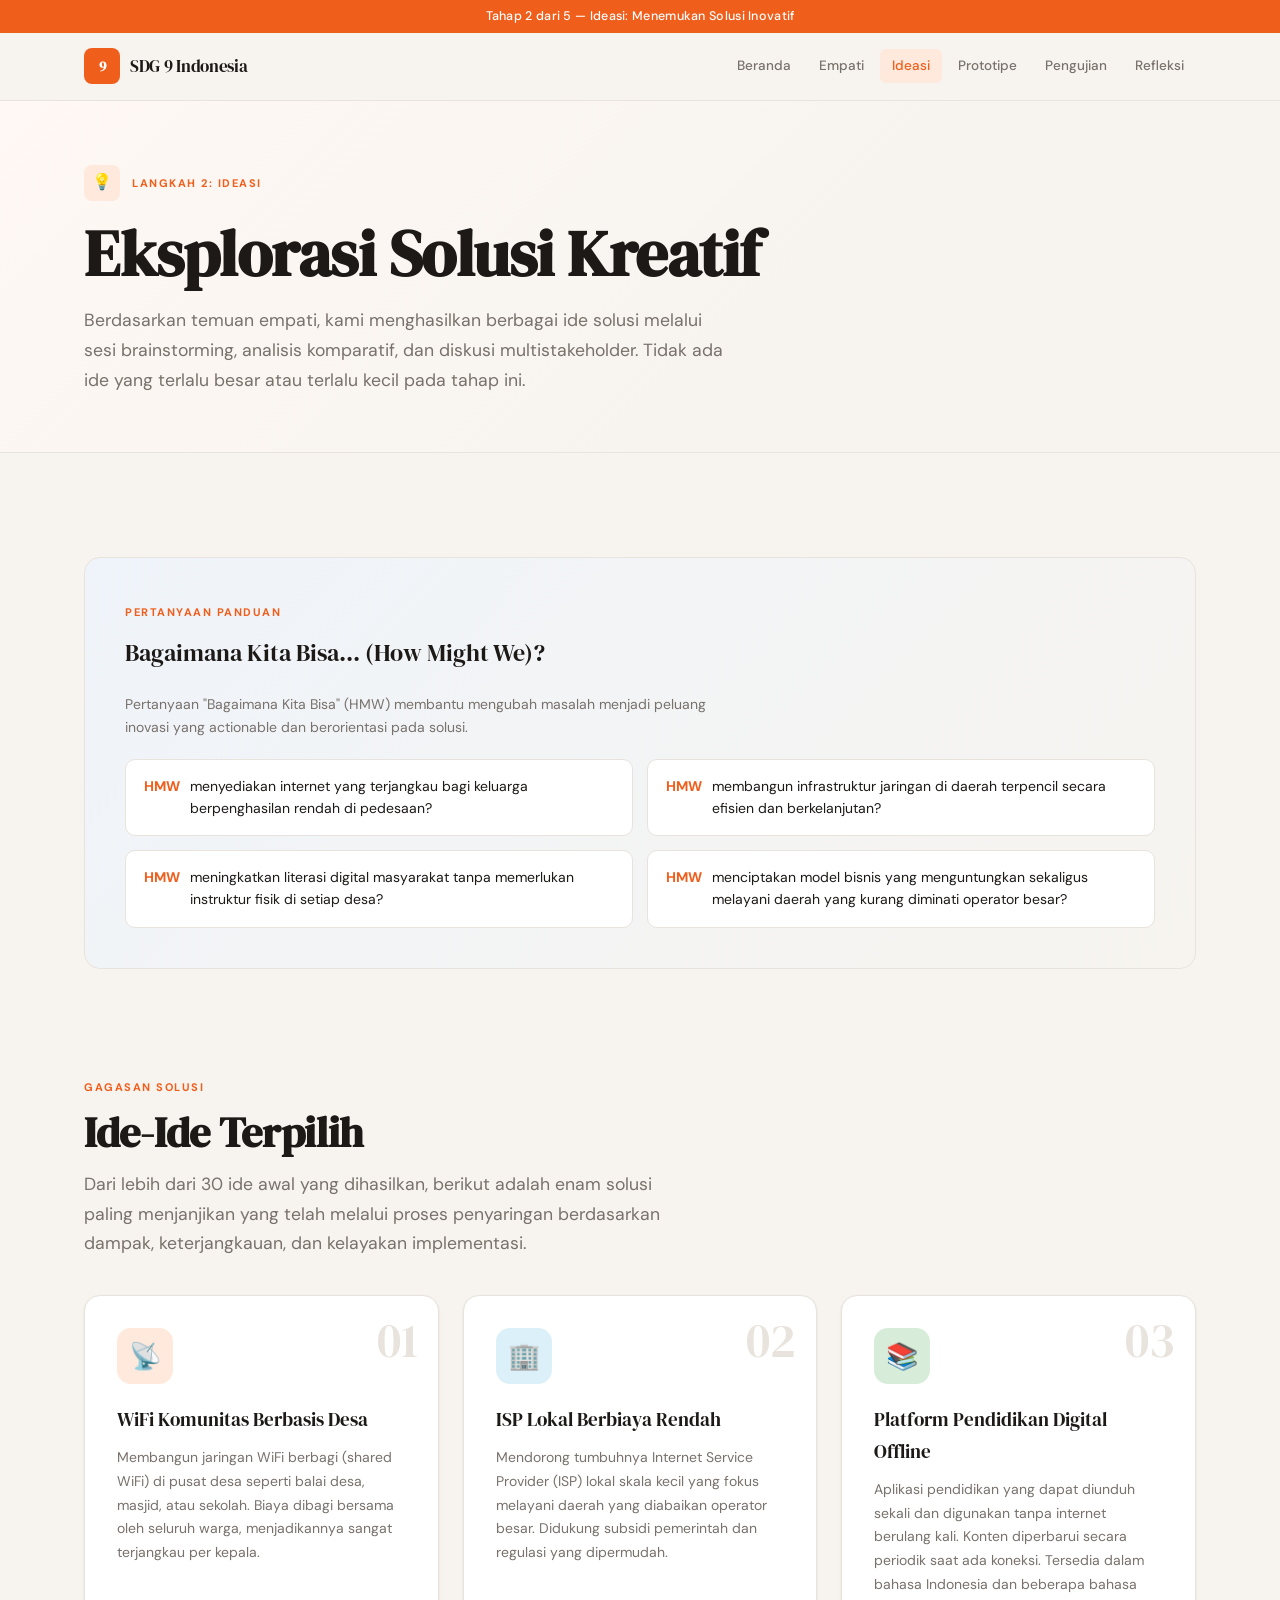
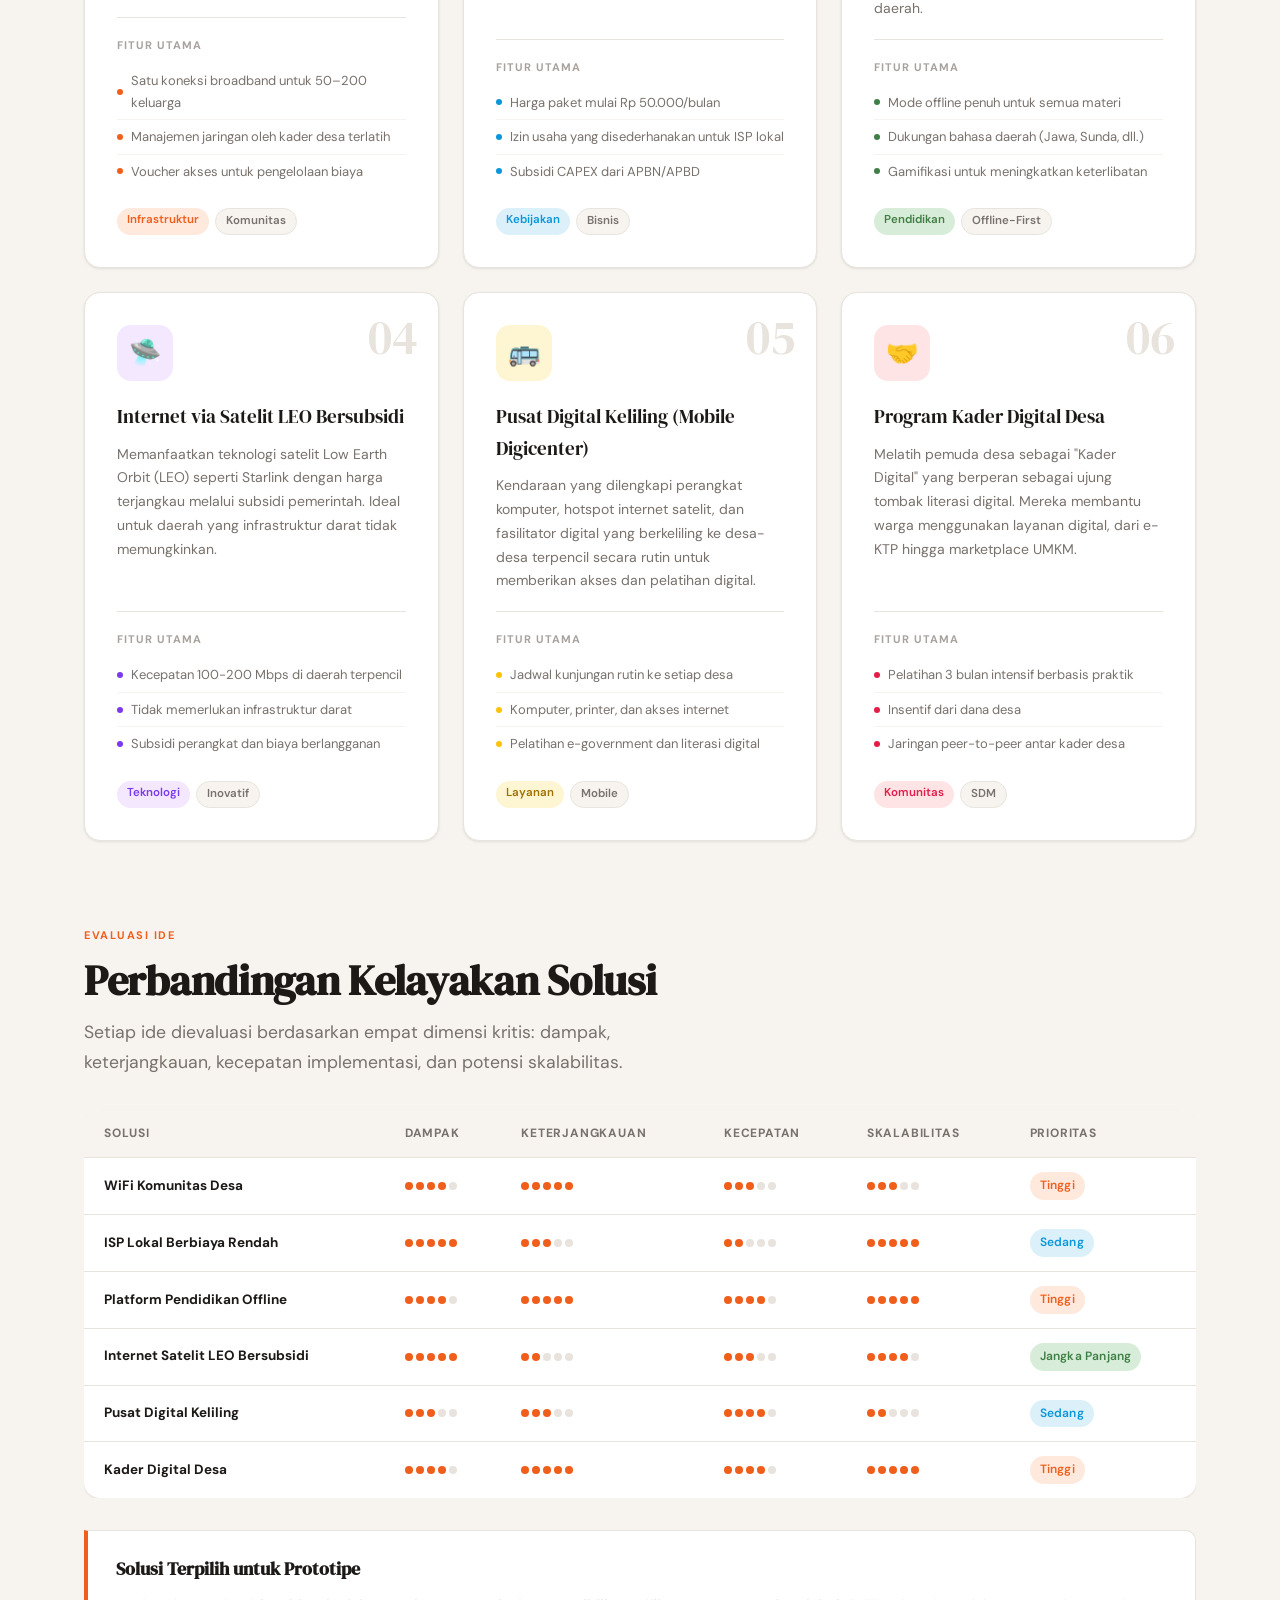
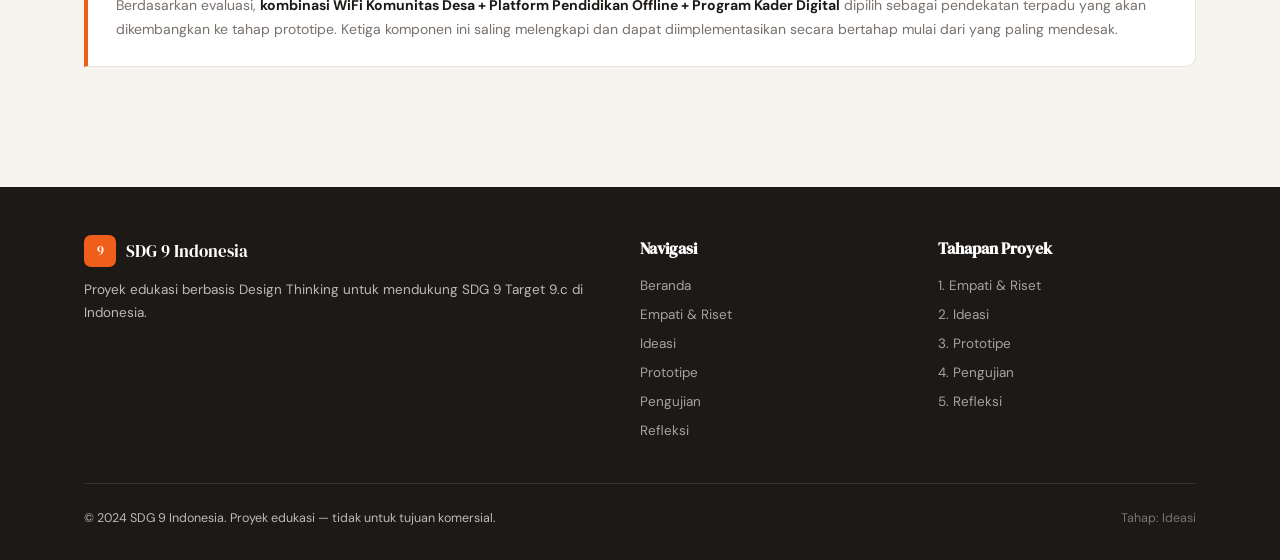
<file: public/ideation.html>
<!DOCTYPE html>
<html lang="id">
<head>
  <meta charset="UTF-8" />
  <meta name="viewport" content="width=device-width, initial-scale=1.0" />
  <title>Ideasi — SDG 9 Indonesia</title>
  <meta name="description" content="Ideasi solusi kreatif untuk meningkatkan akses TIK dan internet terjangkau di daerah terpencil Indonesia." />
  <link rel="stylesheet" href="sdg.css" />
  <style>
    .idea-card {
      background: var(--bg-card);
      border: 1px solid var(--border);
      border-radius: var(--radius);
      padding: 32px;
      box-shadow: var(--shadow-sm);
      transition: box-shadow 0.25s, transform 0.25s;
      position: relative;
      overflow: hidden;
      display: flex;
      flex-direction: column;
    }
    .idea-card:hover { box-shadow: var(--shadow-lg); transform: translateY(-4px); }
    .idea-card::after {
      content: '';
      position: absolute;
      bottom: 0; left: 0; right: 0;
      height: 3px;
      opacity: 0;
      transition: opacity 0.2s;
    }
    .idea-card:hover::after { opacity: 1; }
    .idea-card:nth-child(1)::after { background: var(--accent); }
    .idea-card:nth-child(2)::after { background: var(--blue); }
    .idea-card:nth-child(3)::after { background: var(--green); }
    .idea-card:nth-child(4)::after { background: #7C3AED; }
    .idea-card:nth-child(5)::after { background: var(--yellow); }
    .idea-card:nth-child(6)::after { background: #E11D48; }

    .idea-number {
      position: absolute;
      top: 20px; right: 20px;
      font-family: var(--font-display);
      font-size: 3rem;
      color: var(--border);
      line-height: 1;
      pointer-events: none;
      transition: color 0.2s;
    }
    .idea-card:hover .idea-number { color: rgba(240,94,28,0.1); }
    .idea-icon {
      width: 56px; height: 56px;
      border-radius: 14px;
      display: flex; align-items: center; justify-content: center;
      font-size: 26px;
      margin-bottom: 20px;
    }
    .idea-title { font-family: var(--font-display); font-size: 1.2rem; margin-bottom: 10px; }
    .idea-desc { font-size: 14px; color: var(--text-muted); line-height: 1.7; flex-grow: 1; }
    .idea-tags { display: flex; flex-wrap: wrap; gap: 6px; margin-top: 20px; }
    .idea-tags span {
      font-size: 11.5px; font-weight: 600;
      padding: 3px 10px; border-radius: 20px;
    }
    .idea-features { margin-top: 18px; padding-top: 18px; border-top: 1px solid var(--border); }
    .idea-features h5 { font-size: 11px; font-weight: 700; letter-spacing: 1px; text-transform: uppercase; color: var(--text-light); margin-bottom: 10px; }
    .idea-feature {
      display: flex; align-items: center; gap: 8px;
      font-size: 13px; color: var(--text-muted);
      padding: 6px 0;
      border-bottom: 1px solid var(--bg);
    }
    .idea-feature:last-child { border: none; }
    .idea-feature-dot { width: 6px; height: 6px; border-radius: 50%; background: var(--accent); flex-shrink: 0; }

    .feasibility-table {
      width: 100%;
      border-collapse: collapse;
      margin-top: 32px;
      background: var(--bg-card);
      border-radius: var(--radius);
      overflow: hidden;
      box-shadow: var(--shadow-sm);
    }
    .feasibility-table th {
      padding: 14px 20px;
      text-align: left;
      font-size: 12px;
      font-weight: 700;
      letter-spacing: 0.8px;
      text-transform: uppercase;
      color: var(--text-muted);
      background: var(--bg);
      border-bottom: 1px solid var(--border);
    }
    .feasibility-table td {
      padding: 14px 20px;
      font-size: 13.5px;
      border-bottom: 1px solid var(--border);
      color: var(--text);
    }
    .feasibility-table tr:last-child td { border: none; }
    .feasibility-table tr:hover td { background: #FAFAFA; }
    .rating { display: flex; gap: 3px; }
    .rating-dot { width: 8px; height: 8px; border-radius: 50%; }
    .dot-filled { background: var(--accent); }
    .dot-empty { background: var(--border); }

    .hmw-section {
      background: linear-gradient(135deg, #EFF4FA 0%, #F7F4EF 100%);
      border: 1px solid var(--border);
      border-radius: var(--radius);
      padding: 40px;
      margin: 48px 0;
    }
    .hmw-title { font-family: var(--font-display); font-size: 1.5rem; margin-bottom: 20px; }
    .hmw-grid { display: grid; grid-template-columns: repeat(2, 1fr); gap: 14px; margin-top: 20px; }
    .hmw-item {
      background: var(--bg-card);
      border: 1px solid var(--border);
      border-radius: var(--radius-sm);
      padding: 16px 18px;
      font-size: 14px;
      color: var(--text);
      line-height: 1.55;
      display: flex; align-items: flex-start; gap: 10px;
    }
    .hmw-q { color: var(--accent); font-weight: 700; flex-shrink: 0; }

    @media (max-width: 768px) {
      .hmw-grid { grid-template-columns: 1fr; }
      .feasibility-table { font-size: 12px; }
      .feasibility-table th, .feasibility-table td { padding: 10px 12px; }
    }
  </style>
</head>
<body>

<div class="hero-strip">
  Tahap 2 dari 5 — Ideasi: Menemukan Solusi Inovatif
</div>

<nav class="navbar">
  <div class="navbar-inner">
    <a class="navbar-brand" href="index.html">
      <div class="navbar-logo">9</div>
      <span class="navbar-site-name">SDG 9 Indonesia</span>
    </a>
    <div class="navbar-nav">
      <a href="index.html">Beranda</a>
      <a href="empathy.html">Empati</a>
      <a href="ideation.html" class="active">Ideasi</a>
      <a href="prototype.html">Prototipe</a>
      <a href="testing.html">Pengujian</a>
      <a href="reflection.html">Refleksi</a>
    </div>
    <button class="nav-toggle" onclick="toggleMenu()">
      <span></span><span></span><span></span>
    </button>
  </div>
</nav>
<div class="mobile-menu" id="mobileMenu">
  <a href="index.html">Beranda</a>
  <a href="empathy.html">Empati &amp; Riset</a>
  <a href="ideation.html" class="active">Ideasi</a>
  <a href="prototype.html">Prototipe</a>
  <a href="testing.html">Pengujian</a>
  <a href="reflection.html">Refleksi</a>
</div>

<!-- Page Hero -->
<div class="page-hero">
  <div class="container">
    <div style="display:flex; align-items:center; gap:12px; margin-bottom:16px;">
      <div style="width:36px;height:36px;background:var(--accent-soft);border-radius:8px;display:flex;align-items:center;justify-content:center;font-size:16px;">💡</div>
      <span class="section-label" style="margin:0;">Langkah 2: Ideasi</span>
    </div>
    <h1 class="display-title">Eksplorasi Solusi Kreatif</h1>
    <p class="lead" style="margin-top:16px;">
      Berdasarkan temuan empati, kami menghasilkan berbagai ide solusi melalui sesi brainstorming, analisis komparatif, dan diskusi multistakeholder. Tidak ada ide yang terlalu besar atau terlalu kecil pada tahap ini.
    </p>
  </div>
</div>

<!-- ==================== HMW ==================== -->
<section class="section-sm">
  <div class="container">
    <div class="hmw-section">
      <span class="section-label">Pertanyaan Panduan</span>
      <div class="hmw-title">Bagaimana Kita Bisa... (How Might We)?</div>
      <p style="font-size:14px; color:var(--text-muted); max-width:600px;">
        Pertanyaan "Bagaimana Kita Bisa" (HMW) membantu mengubah masalah menjadi peluang inovasi yang actionable dan berorientasi pada solusi.
      </p>
      <div class="hmw-grid">
        <div class="hmw-item"><span class="hmw-q">HMW</span> menyediakan internet yang terjangkau bagi keluarga berpenghasilan rendah di pedesaan?</div>
        <div class="hmw-item"><span class="hmw-q">HMW</span> membangun infrastruktur jaringan di daerah terpencil secara efisien dan berkelanjutan?</div>
        <div class="hmw-item"><span class="hmw-q">HMW</span> meningkatkan literasi digital masyarakat tanpa memerlukan instruktur fisik di setiap desa?</div>
        <div class="hmw-item"><span class="hmw-q">HMW</span> menciptakan model bisnis yang menguntungkan sekaligus melayani daerah yang kurang diminati operator besar?</div>
      </div>
    </div>
  </div>
</section>

<!-- ==================== IDEA CARDS ==================== -->
<section class="section" style="padding-top:0;">
  <div class="container">
    <span class="section-label">Gagasan Solusi</span>
    <h2 class="section-title">Ide-Ide Terpilih</h2>
    <p class="lead" style="margin-top:12px; margin-bottom:36px; max-width:600px;">
      Dari lebih dari 30 ide awal yang dihasilkan, berikut adalah enam solusi paling menjanjikan yang telah melalui proses penyaringan berdasarkan dampak, keterjangkauan, dan kelayakan implementasi.
    </p>

    <div class="grid-3">
      <!-- Idea 1 -->
      <div class="idea-card">
        <span class="idea-number">01</span>
        <div class="idea-icon" style="background:var(--accent-soft);">📡</div>
        <div class="idea-title">WiFi Komunitas Berbasis Desa</div>
        <div class="idea-desc">
          Membangun jaringan WiFi berbagi (shared WiFi) di pusat desa seperti balai desa, masjid, atau sekolah. Biaya dibagi bersama oleh seluruh warga, menjadikannya sangat terjangkau per kepala.
        </div>
        <div class="idea-features">
          <h5>Fitur Utama</h5>
          <div class="idea-feature"><span class="idea-feature-dot"></span>Satu koneksi broadband untuk 50–200 keluarga</div>
          <div class="idea-feature"><span class="idea-feature-dot"></span>Manajemen jaringan oleh kader desa terlatih</div>
          <div class="idea-feature"><span class="idea-feature-dot"></span>Voucher akses untuk pengelolaan biaya</div>
        </div>
        <div class="idea-tags">
          <span style="background:var(--accent-soft); color:var(--accent);">Infrastruktur</span>
          <span style="background:var(--bg); color:var(--text-muted); border:1px solid var(--border);">Komunitas</span>
        </div>
      </div>

      <!-- Idea 2 -->
      <div class="idea-card">
        <span class="idea-number">02</span>
        <div class="idea-icon" style="background:var(--blue-soft);">🏢</div>
        <div class="idea-title">ISP Lokal Berbiaya Rendah</div>
        <div class="idea-desc">
          Mendorong tumbuhnya Internet Service Provider (ISP) lokal skala kecil yang fokus melayani daerah yang diabaikan operator besar. Didukung subsidi pemerintah dan regulasi yang dipermudah.
        </div>
        <div class="idea-features">
          <h5>Fitur Utama</h5>
          <div class="idea-feature"><span class="idea-feature-dot" style="background:var(--blue);"></span>Harga paket mulai Rp 50.000/bulan</div>
          <div class="idea-feature"><span class="idea-feature-dot" style="background:var(--blue);"></span>Izin usaha yang disederhanakan untuk ISP lokal</div>
          <div class="idea-feature"><span class="idea-feature-dot" style="background:var(--blue);"></span>Subsidi CAPEX dari APBN/APBD</div>
        </div>
        <div class="idea-tags">
          <span style="background:var(--blue-soft); color:var(--blue);">Kebijakan</span>
          <span style="background:var(--bg); color:var(--text-muted); border:1px solid var(--border);">Bisnis</span>
        </div>
      </div>

      <!-- Idea 3 -->
      <div class="idea-card">
        <span class="idea-number">03</span>
        <div class="idea-icon" style="background:var(--green-soft);">📚</div>
        <div class="idea-title">Platform Pendidikan Digital Offline</div>
        <div class="idea-desc">
          Aplikasi pendidikan yang dapat diunduh sekali dan digunakan tanpa internet berulang kali. Konten diperbarui secara periodik saat ada koneksi. Tersedia dalam bahasa Indonesia dan beberapa bahasa daerah.
        </div>
        <div class="idea-features">
          <h5>Fitur Utama</h5>
          <div class="idea-feature"><span class="idea-feature-dot" style="background:var(--green);"></span>Mode offline penuh untuk semua materi</div>
          <div class="idea-feature"><span class="idea-feature-dot" style="background:var(--green);"></span>Dukungan bahasa daerah (Jawa, Sunda, dll.)</div>
          <div class="idea-feature"><span class="idea-feature-dot" style="background:var(--green);"></span>Gamifikasi untuk meningkatkan keterlibatan</div>
        </div>
        <div class="idea-tags">
          <span style="background:var(--green-soft); color:var(--green);">Pendidikan</span>
          <span style="background:var(--bg); color:var(--text-muted); border:1px solid var(--border);">Offline-First</span>
        </div>
      </div>

      <!-- Idea 4 -->
      <div class="idea-card">
        <span class="idea-number">04</span>
        <div class="idea-icon" style="background:#F3E8FF;">🛸</div>
        <div class="idea-title">Internet via Satelit LEO Bersubsidi</div>
        <div class="idea-desc">
          Memanfaatkan teknologi satelit Low Earth Orbit (LEO) seperti Starlink dengan harga terjangkau melalui subsidi pemerintah. Ideal untuk daerah yang infrastruktur darat tidak memungkinkan.
        </div>
        <div class="idea-features">
          <h5>Fitur Utama</h5>
          <div class="idea-feature"><span class="idea-feature-dot" style="background:#7C3AED;"></span>Kecepatan 100-200 Mbps di daerah terpencil</div>
          <div class="idea-feature"><span class="idea-feature-dot" style="background:#7C3AED;"></span>Tidak memerlukan infrastruktur darat</div>
          <div class="idea-feature"><span class="idea-feature-dot" style="background:#7C3AED;"></span>Subsidi perangkat dan biaya berlangganan</div>
        </div>
        <div class="idea-tags">
          <span style="background:#F3E8FF; color:#7C3AED;">Teknologi</span>
          <span style="background:var(--bg); color:var(--text-muted); border:1px solid var(--border);">Inovatif</span>
        </div>
      </div>

      <!-- Idea 5 -->
      <div class="idea-card">
        <span class="idea-number">05</span>
        <div class="idea-icon" style="background:var(--yellow-soft);">🚌</div>
        <div class="idea-title">Pusat Digital Keliling (Mobile Digicenter)</div>
        <div class="idea-desc">
          Kendaraan yang dilengkapi perangkat komputer, hotspot internet satelit, dan fasilitator digital yang berkeliling ke desa-desa terpencil secara rutin untuk memberikan akses dan pelatihan digital.
        </div>
        <div class="idea-features">
          <h5>Fitur Utama</h5>
          <div class="idea-feature"><span class="idea-feature-dot" style="background:var(--yellow);"></span>Jadwal kunjungan rutin ke setiap desa</div>
          <div class="idea-feature"><span class="idea-feature-dot" style="background:var(--yellow);"></span>Komputer, printer, dan akses internet</div>
          <div class="idea-feature"><span class="idea-feature-dot" style="background:var(--yellow);"></span>Pelatihan e-government dan literasi digital</div>
        </div>
        <div class="idea-tags">
          <span style="background:var(--yellow-soft); color:#A07000;">Layanan</span>
          <span style="background:var(--bg); color:var(--text-muted); border:1px solid var(--border);">Mobile</span>
        </div>
      </div>

      <!-- Idea 6 -->
      <div class="idea-card">
        <span class="idea-number">06</span>
        <div class="idea-icon" style="background:#FFE4E6;">🤝</div>
        <div class="idea-title">Program Kader Digital Desa</div>
        <div class="idea-desc">
          Melatih pemuda desa sebagai "Kader Digital" yang berperan sebagai ujung tombak literasi digital. Mereka membantu warga menggunakan layanan digital, dari e-KTP hingga marketplace UMKM.
        </div>
        <div class="idea-features">
          <h5>Fitur Utama</h5>
          <div class="idea-feature"><span class="idea-feature-dot" style="background:#E11D48;"></span>Pelatihan 3 bulan intensif berbasis praktik</div>
          <div class="idea-feature"><span class="idea-feature-dot" style="background:#E11D48;"></span>Insentif dari dana desa</div>
          <div class="idea-feature"><span class="idea-feature-dot" style="background:#E11D48;"></span>Jaringan peer-to-peer antar kader desa</div>
        </div>
        <div class="idea-tags">
          <span style="background:#FFE4E6; color:#E11D48;">Komunitas</span>
          <span style="background:var(--bg); color:var(--text-muted); border:1px solid var(--border);">SDM</span>
        </div>
      </div>
    </div>
  </div>
</section>

<!-- ==================== TABEL EVALUASI ==================== -->
<section class="section" style="padding-top:0;">
  <div class="container">
    <span class="section-label">Evaluasi Ide</span>
    <h2 class="section-title">Perbandingan Kelayakan Solusi</h2>
    <p class="lead" style="margin-top:12px;">
      Setiap ide dievaluasi berdasarkan empat dimensi kritis: dampak, keterjangkauan, kecepatan implementasi, dan potensi skalabilitas.
    </p>

    <div style="overflow-x:auto;">
      <table class="feasibility-table">
        <thead>
          <tr>
            <th>Solusi</th>
            <th>Dampak</th>
            <th>Keterjangkauan</th>
            <th>Kecepatan</th>
            <th>Skalabilitas</th>
            <th>Prioritas</th>
          </tr>
        </thead>
        <tbody>
          <tr>
            <td><strong>WiFi Komunitas Desa</strong></td>
            <td><div class="rating"><span class="rating-dot dot-filled"></span><span class="rating-dot dot-filled"></span><span class="rating-dot dot-filled"></span><span class="rating-dot dot-filled"></span><span class="rating-dot dot-empty"></span></div></td>
            <td><div class="rating"><span class="rating-dot dot-filled"></span><span class="rating-dot dot-filled"></span><span class="rating-dot dot-filled"></span><span class="rating-dot dot-filled"></span><span class="rating-dot dot-filled"></span></div></td>
            <td><div class="rating"><span class="rating-dot dot-filled"></span><span class="rating-dot dot-filled"></span><span class="rating-dot dot-filled"></span><span class="rating-dot dot-empty"></span><span class="rating-dot dot-empty"></span></div></td>
            <td><div class="rating"><span class="rating-dot dot-filled"></span><span class="rating-dot dot-filled"></span><span class="rating-dot dot-filled"></span><span class="rating-dot dot-empty"></span><span class="rating-dot dot-empty"></span></div></td>
            <td><span class="badge badge-orange">Tinggi</span></td>
          </tr>
          <tr>
            <td><strong>ISP Lokal Berbiaya Rendah</strong></td>
            <td><div class="rating"><span class="rating-dot dot-filled"></span><span class="rating-dot dot-filled"></span><span class="rating-dot dot-filled"></span><span class="rating-dot dot-filled"></span><span class="rating-dot dot-filled"></span></div></td>
            <td><div class="rating"><span class="rating-dot dot-filled"></span><span class="rating-dot dot-filled"></span><span class="rating-dot dot-filled"></span><span class="rating-dot dot-empty"></span><span class="rating-dot dot-empty"></span></div></td>
            <td><div class="rating"><span class="rating-dot dot-filled"></span><span class="rating-dot dot-filled"></span><span class="rating-dot dot-empty"></span><span class="rating-dot dot-empty"></span><span class="rating-dot dot-empty"></span></div></td>
            <td><div class="rating"><span class="rating-dot dot-filled"></span><span class="rating-dot dot-filled"></span><span class="rating-dot dot-filled"></span><span class="rating-dot dot-filled"></span><span class="rating-dot dot-filled"></span></div></td>
            <td><span class="badge badge-blue">Sedang</span></td>
          </tr>
          <tr>
            <td><strong>Platform Pendidikan Offline</strong></td>
            <td><div class="rating"><span class="rating-dot dot-filled"></span><span class="rating-dot dot-filled"></span><span class="rating-dot dot-filled"></span><span class="rating-dot dot-filled"></span><span class="rating-dot dot-empty"></span></div></td>
            <td><div class="rating"><span class="rating-dot dot-filled"></span><span class="rating-dot dot-filled"></span><span class="rating-dot dot-filled"></span><span class="rating-dot dot-filled"></span><span class="rating-dot dot-filled"></span></div></td>
            <td><div class="rating"><span class="rating-dot dot-filled"></span><span class="rating-dot dot-filled"></span><span class="rating-dot dot-filled"></span><span class="rating-dot dot-filled"></span><span class="rating-dot dot-empty"></span></div></td>
            <td><div class="rating"><span class="rating-dot dot-filled"></span><span class="rating-dot dot-filled"></span><span class="rating-dot dot-filled"></span><span class="rating-dot dot-filled"></span><span class="rating-dot dot-filled"></span></div></td>
            <td><span class="badge badge-orange">Tinggi</span></td>
          </tr>
          <tr>
            <td><strong>Internet Satelit LEO Bersubsidi</strong></td>
            <td><div class="rating"><span class="rating-dot dot-filled"></span><span class="rating-dot dot-filled"></span><span class="rating-dot dot-filled"></span><span class="rating-dot dot-filled"></span><span class="rating-dot dot-filled"></span></div></td>
            <td><div class="rating"><span class="rating-dot dot-filled"></span><span class="rating-dot dot-filled"></span><span class="rating-dot dot-empty"></span><span class="rating-dot dot-empty"></span><span class="rating-dot dot-empty"></span></div></td>
            <td><div class="rating"><span class="rating-dot dot-filled"></span><span class="rating-dot dot-filled"></span><span class="rating-dot dot-filled"></span><span class="rating-dot dot-empty"></span><span class="rating-dot dot-empty"></span></div></td>
            <td><div class="rating"><span class="rating-dot dot-filled"></span><span class="rating-dot dot-filled"></span><span class="rating-dot dot-filled"></span><span class="rating-dot dot-filled"></span><span class="rating-dot dot-empty"></span></div></td>
            <td><span class="badge badge-green">Jangka Panjang</span></td>
          </tr>
          <tr>
            <td><strong>Pusat Digital Keliling</strong></td>
            <td><div class="rating"><span class="rating-dot dot-filled"></span><span class="rating-dot dot-filled"></span><span class="rating-dot dot-filled"></span><span class="rating-dot dot-empty"></span><span class="rating-dot dot-empty"></span></div></td>
            <td><div class="rating"><span class="rating-dot dot-filled"></span><span class="rating-dot dot-filled"></span><span class="rating-dot dot-filled"></span><span class="rating-dot dot-empty"></span><span class="rating-dot dot-empty"></span></div></td>
            <td><div class="rating"><span class="rating-dot dot-filled"></span><span class="rating-dot dot-filled"></span><span class="rating-dot dot-filled"></span><span class="rating-dot dot-filled"></span><span class="rating-dot dot-empty"></span></div></td>
            <td><div class="rating"><span class="rating-dot dot-filled"></span><span class="rating-dot dot-filled"></span><span class="rating-dot dot-empty"></span><span class="rating-dot dot-empty"></span><span class="rating-dot dot-empty"></span></div></td>
            <td><span class="badge badge-blue">Sedang</span></td>
          </tr>
          <tr>
            <td><strong>Kader Digital Desa</strong></td>
            <td><div class="rating"><span class="rating-dot dot-filled"></span><span class="rating-dot dot-filled"></span><span class="rating-dot dot-filled"></span><span class="rating-dot dot-filled"></span><span class="rating-dot dot-empty"></span></div></td>
            <td><div class="rating"><span class="rating-dot dot-filled"></span><span class="rating-dot dot-filled"></span><span class="rating-dot dot-filled"></span><span class="rating-dot dot-filled"></span><span class="rating-dot dot-filled"></span></div></td>
            <td><div class="rating"><span class="rating-dot dot-filled"></span><span class="rating-dot dot-filled"></span><span class="rating-dot dot-filled"></span><span class="rating-dot dot-filled"></span><span class="rating-dot dot-empty"></span></div></td>
            <td><div class="rating"><span class="rating-dot dot-filled"></span><span class="rating-dot dot-filled"></span><span class="rating-dot dot-filled"></span><span class="rating-dot dot-filled"></span><span class="rating-dot dot-filled"></span></div></td>
            <td><span class="badge badge-orange">Tinggi</span></td>
          </tr>
        </tbody>
      </table>
    </div>

    <!-- Conclusion box -->
    <div style="background:var(--bg-card); border:1px solid var(--border); border-left:4px solid var(--accent); border-radius:0 var(--radius-sm) var(--radius-sm) 0; padding:24px 28px; margin-top:32px;">
      <h4 style="font-family:var(--font-display); font-size:1.1rem; margin-bottom:10px;">Solusi Terpilih untuk Prototipe</h4>
      <p style="font-size:14px; color:var(--text-muted); line-height:1.7;">
        Berdasarkan evaluasi, <strong style="color:var(--text);">kombinasi WiFi Komunitas Desa + Platform Pendidikan Offline + Program Kader Digital</strong> dipilih sebagai pendekatan terpadu yang akan dikembangkan ke tahap prototipe. Ketiga komponen ini saling melengkapi dan dapat diimplementasikan secara bertahap mulai dari yang paling mendesak.
      </p>
    </div>
  </div>
</section>

<!-- Footer -->
<footer class="footer">
  <div class="container">
    <div class="footer-grid">
      <div>
        <div class="footer-logo-row">
          <div class="footer-logo-box">9</div>
          <span style="color:#fff; font-family:var(--font-display); font-size:17px;">SDG 9 Indonesia</span>
        </div>
        <p>Proyek edukasi berbasis Design Thinking untuk mendukung SDG 9 Target 9.c di Indonesia.</p>
      </div>
      <div>
        <h4>Navigasi</h4>
        <ul>
          <li><a href="index.html">Beranda</a></li>
          <li><a href="empathy.html">Empati &amp; Riset</a></li>
          <li><a href="ideation.html">Ideasi</a></li>
          <li><a href="prototype.html">Prototipe</a></li>
          <li><a href="testing.html">Pengujian</a></li>
          <li><a href="reflection.html">Refleksi</a></li>
        </ul>
      </div>
      <div>
        <h4>Tahapan Proyek</h4>
        <ul>
          <li><a href="empathy.html">1. Empati &amp; Riset</a></li>
          <li><a href="ideation.html">2. Ideasi</a></li>
          <li><a href="prototype.html">3. Prototipe</a></li>
          <li><a href="testing.html">4. Pengujian</a></li>
          <li><a href="reflection.html">5. Refleksi</a></li>
        </ul>
      </div>
    </div>
    <div class="footer-bottom">
      <span>© 2024 SDG 9 Indonesia. Proyek edukasi — tidak untuk tujuan komersial.</span>
      <span style="color:rgba(255,255,255,0.4);">Tahap: Ideasi</span>
    </div>
  </div>
</footer>

<script>
  function toggleMenu() {
    document.getElementById('mobileMenu').classList.toggle('open');
  }
</script>
</body>
</html>
</file>
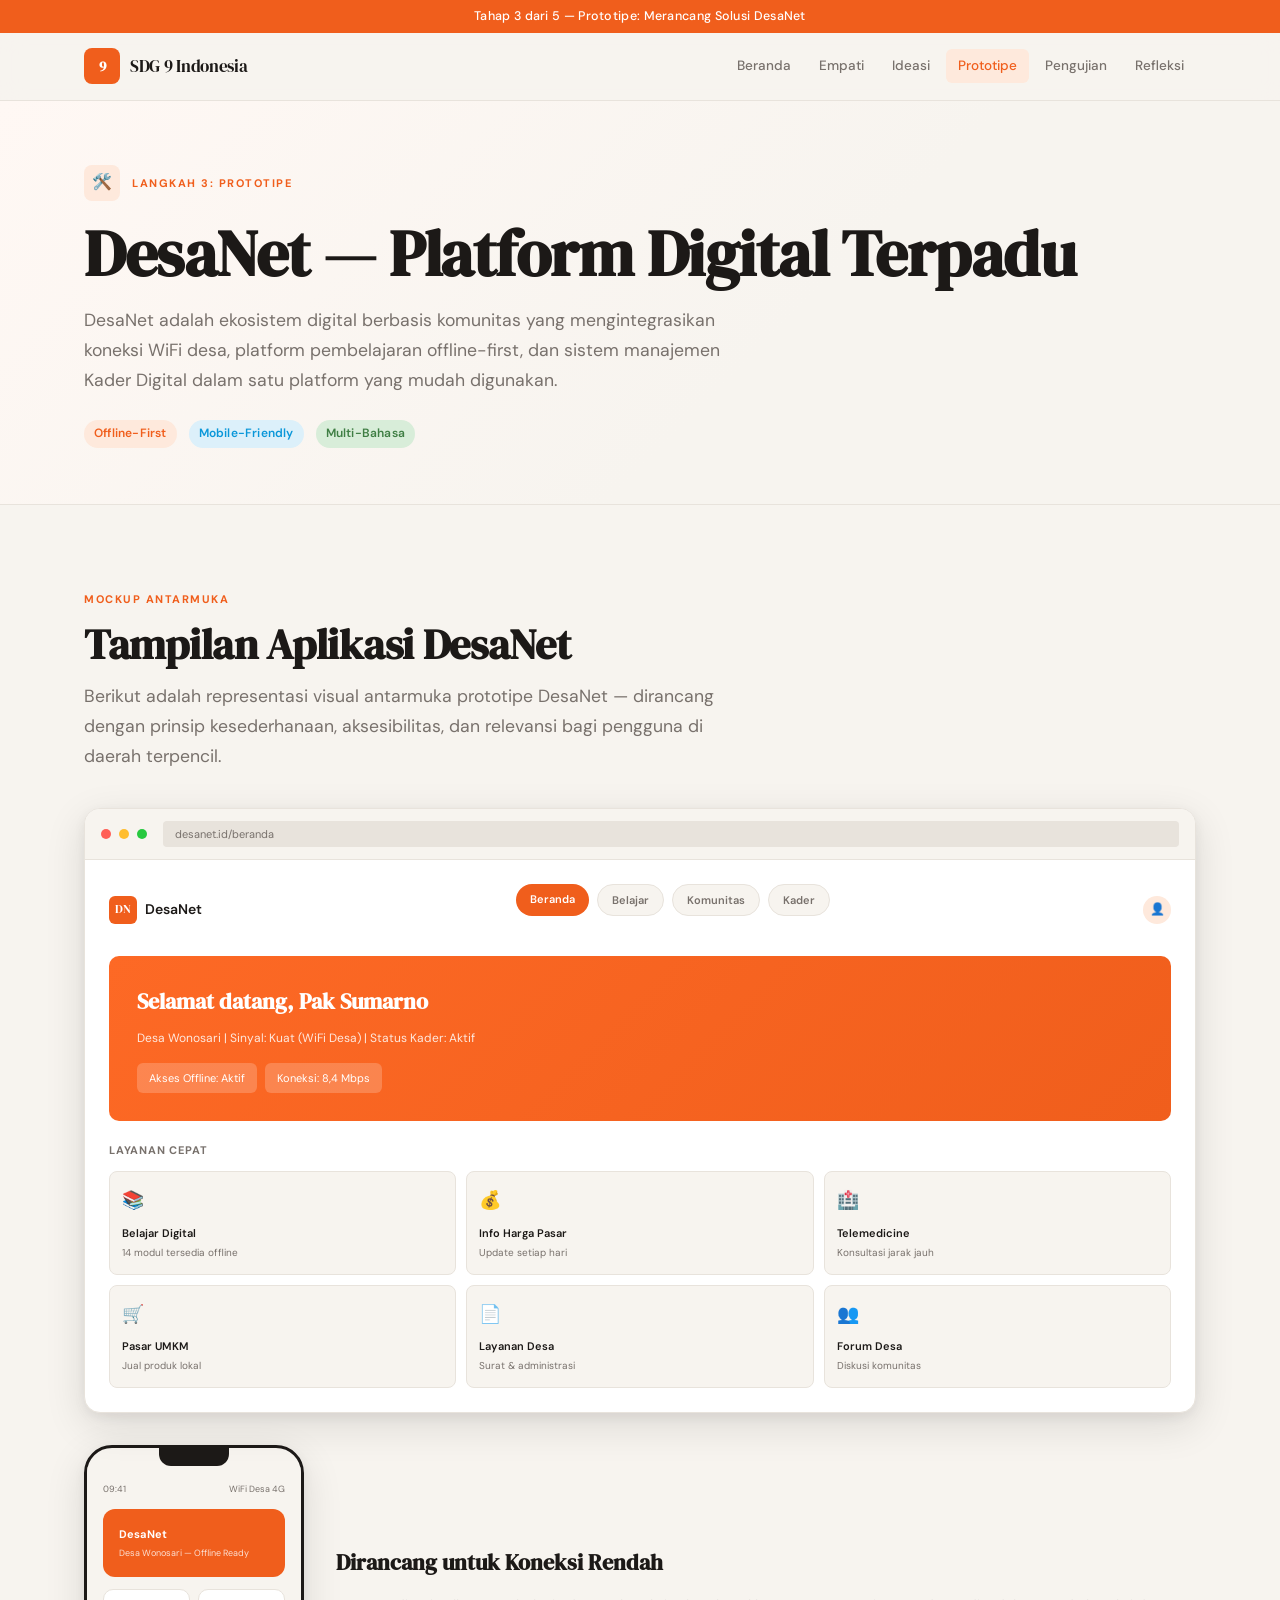
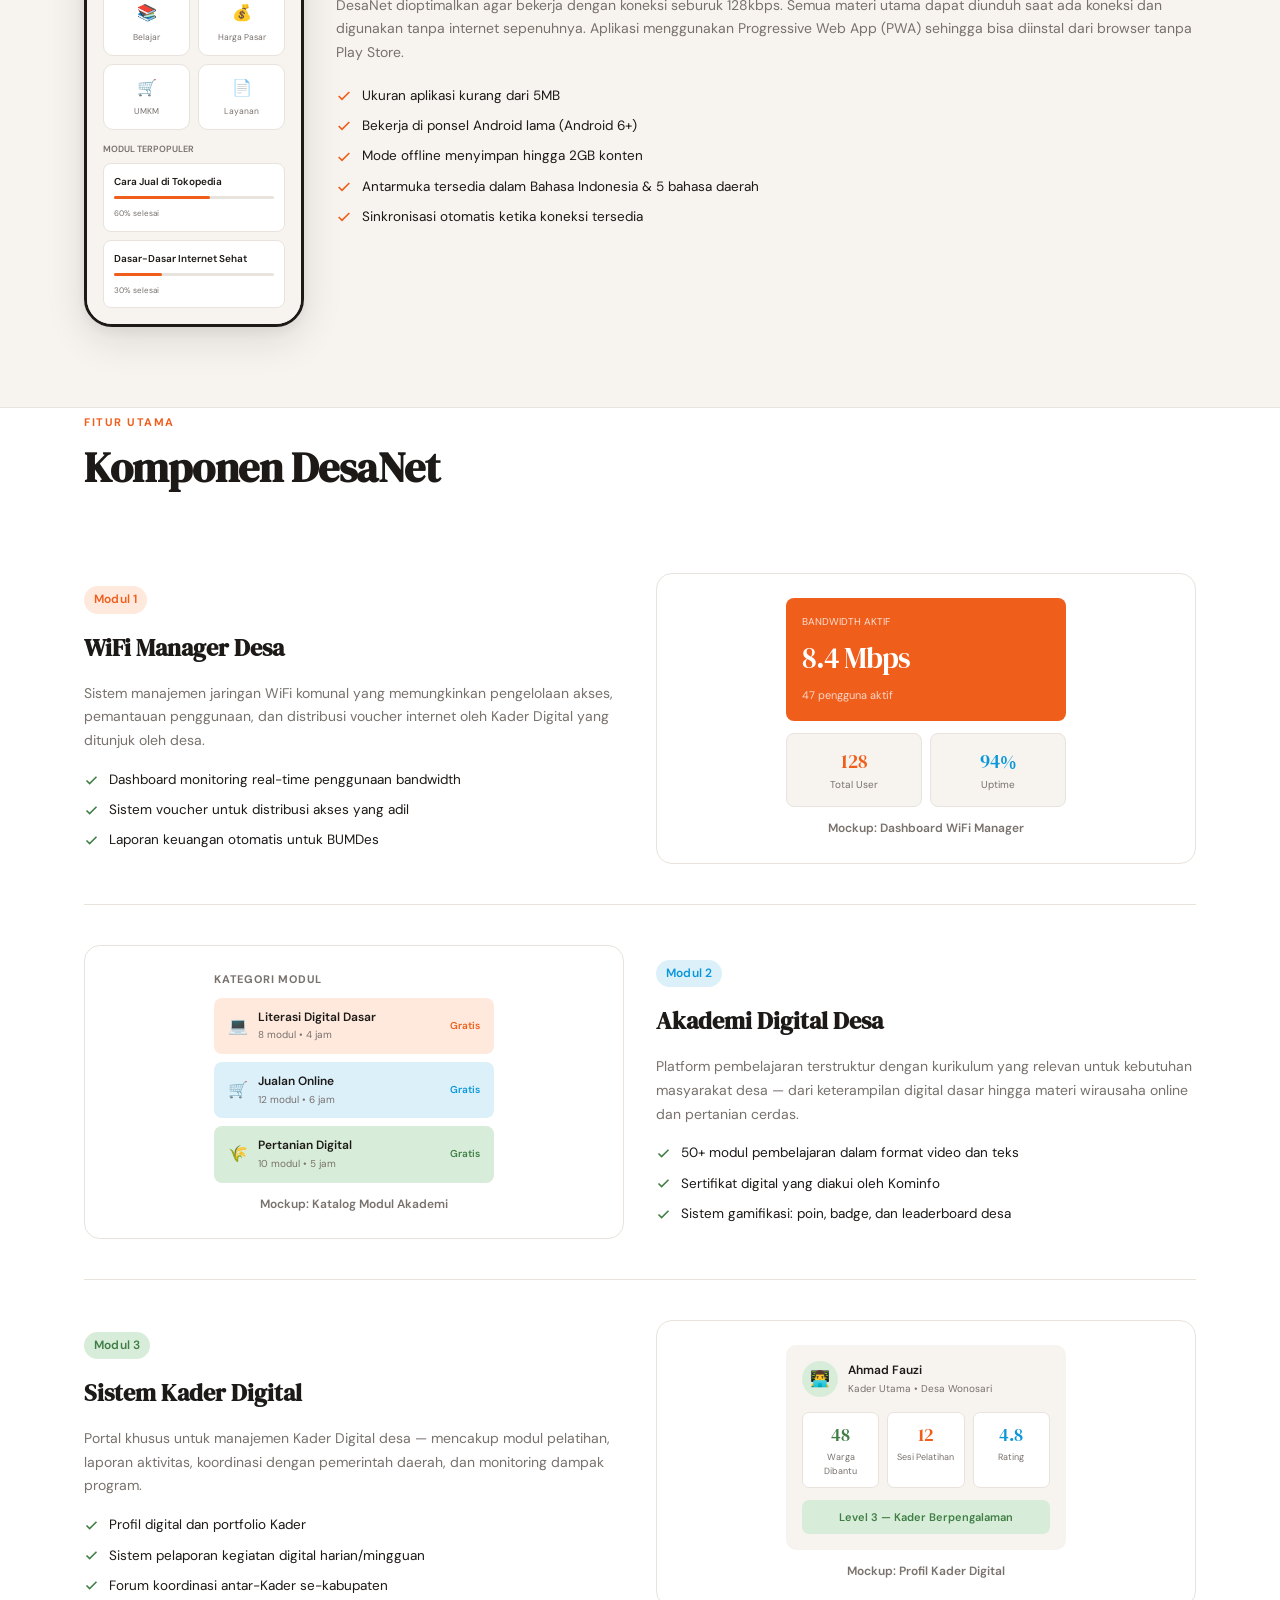
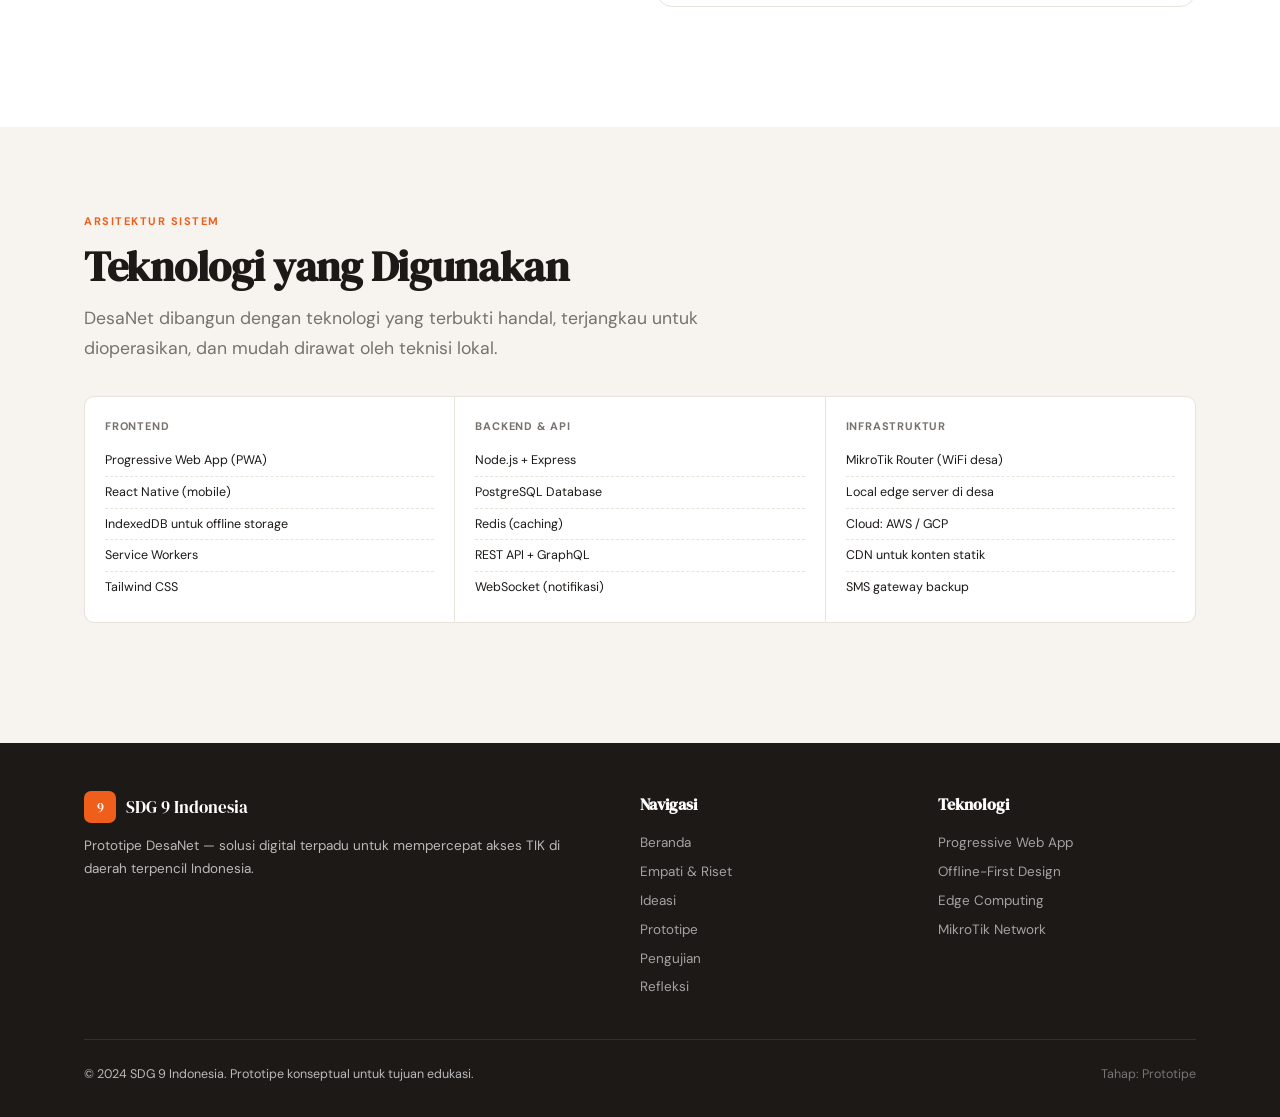
<file: public/prototype.html>
<!DOCTYPE html>
<html lang="id">
<head>
  <meta charset="UTF-8" />
  <meta name="viewport" content="width=device-width, initial-scale=1.0" />
  <title>Prototipe — SDG 9 Indonesia</title>
  <meta name="description" content="Prototipe solusi: DesaNet — platform digital terpadu untuk konektivitas dan pemberdayaan masyarakat desa Indonesia." />
  <link rel="stylesheet" href="sdg.css" />
  <style>
    .mockup-frame {
      background: var(--bg-card);
      border: 1px solid var(--border);
      border-radius: var(--radius);
      overflow: hidden;
      box-shadow: var(--shadow-lg);
    }
    .mockup-titlebar {
      background: var(--bg);
      border-bottom: 1px solid var(--border);
      padding: 12px 16px;
      display: flex;
      align-items: center;
      gap: 8px;
    }
    .mockup-dot { width: 10px; height: 10px; border-radius: 50%; }
    .dot-red { background: #FF5F56; }
    .dot-yellow { background: #FFBD2E; }
    .dot-green { background: #27C93F; }
    .mockup-url { flex: 1; background: var(--border); border-radius: 4px; padding: 4px 12px; font-size: 11px; color: var(--text-muted); margin-left: 8px; }

    /* Mockup content blocks */
    .mockup-body { padding: 24px; }
    .mockup-hero-sim {
      background: linear-gradient(135deg, #FD6925, #F05E1C);
      border-radius: var(--radius-sm);
      padding: 28px;
      color: #fff;
      margin-bottom: 20px;
    }
    .mockup-hero-sim h3 { font-family: var(--font-display); font-size: 1.4rem; }
    .mockup-hero-sim p { font-size: 12px; opacity: 0.85; margin-top: 8px; }
    .mockup-nav-sim {
      display: flex; gap: 8px; margin-bottom: 20px;
    }
    .mockup-nav-btn {
      padding: 6px 14px; border-radius: 20px; font-size: 11px; font-weight: 600;
    }
    .mockup-nav-btn.active { background: var(--accent); color: #fff; }
    .mockup-nav-btn:not(.active) { background: var(--bg); color: var(--text-muted); border: 1px solid var(--border); }
    .mockup-cards-row { display: grid; grid-template-columns: repeat(3, 1fr); gap: 10px; }
    .mockup-mini-card {
      background: var(--bg);
      border: 1px solid var(--border);
      border-radius: 8px;
      padding: 14px 12px;
    }
    .mockup-mini-card .mc-icon { font-size: 18px; margin-bottom: 8px; }
    .mockup-mini-card .mc-title { font-size: 11px; font-weight: 600; color: var(--text); margin-bottom: 4px; }
    .mockup-mini-card .mc-sub { font-size: 10px; color: var(--text-muted); line-height: 1.4; }

    /* Mobile mockup */
    .phone-frame {
      width: 220px;
      border: 3px solid var(--text);
      border-radius: 28px;
      overflow: hidden;
      box-shadow: var(--shadow-lg);
      position: relative;
    }
    .phone-notch {
      width: 70px; height: 18px;
      background: var(--text);
      border-radius: 0 0 12px 12px;
      margin: 0 auto;
    }
    .phone-screen { background: var(--bg); padding: 16px; }
    .phone-status { display: flex; justify-content: space-between; font-size: 9px; color: var(--text-muted); margin-bottom: 12px; }
    .phone-hero { background: var(--accent); border-radius: 12px; padding: 16px; color: #fff; margin-bottom: 12px; }
    .phone-hero p { font-size: 11px; font-weight: 700; }
    .phone-hero span { font-size: 9px; opacity: 0.8; display: block; margin-top: 3px; }
    .phone-menu { display: grid; grid-template-columns: 1fr 1fr; gap: 8px; margin-bottom: 12px; }
    .phone-menu-item { background: var(--bg-card); border: 1px solid var(--border); border-radius: 10px; padding: 10px 8px; text-align: center; }
    .phone-menu-item .pmi-icon { font-size: 16px; }
    .phone-menu-item .pmi-label { font-size: 8.5px; color: var(--text-muted); margin-top: 4px; }
    .phone-bar { height: 3px; background: var(--border); border-radius: 3px; margin: 0 0 8px; }
    .phone-bar-fill { height: 100%; border-radius: 3px; background: var(--accent); }

    .feature-row {
      display: grid;
      grid-template-columns: 1fr 1fr;
      gap: 32px;
      align-items: center;
      padding: 40px 0;
      border-bottom: 1px solid var(--border);
    }
    .feature-row:last-child { border: none; }
    .feature-row.reverse { direction: rtl; }
    .feature-row.reverse > * { direction: ltr; }
    .feature-text {}
    .feature-text h3 { font-family: var(--font-display); font-size: 1.5rem; margin-bottom: 14px; }
    .feature-text p { font-size: 14px; color: var(--text-muted); line-height: 1.7; margin-bottom: 16px; }
    .feature-list { display: flex; flex-direction: column; gap: 8px; }
    .feature-list-item { display: flex; align-items: center; gap: 10px; font-size: 13.5px; color: var(--text); }
    .feature-list-item svg { flex-shrink: 0; }
    .feature-visual {
      background: var(--bg-card);
      border: 1px solid var(--border);
      border-radius: var(--radius);
      padding: 24px;
      min-height: 200px;
      display: flex;
      align-items: center;
      justify-content: center;
      flex-direction: column;
      gap: 12px;
    }
    .feature-visual-label { font-size: 12px; font-weight: 600; color: var(--text-muted); text-align: center; }

    .arch-box {
      display: grid;
      grid-template-columns: repeat(3, 1fr);
      gap: 1px;
      background: var(--border);
      border: 1px solid var(--border);
      border-radius: var(--radius-sm);
      overflow: hidden;
    }
    .arch-layer {
      background: var(--bg-card);
      padding: 20px;
    }
    .arch-layer h5 { font-size: 11px; font-weight: 700; letter-spacing: 0.8px; text-transform: uppercase; color: var(--text-muted); margin-bottom: 10px; }
    .arch-item { font-size: 12.5px; color: var(--text); padding: 5px 0; border-bottom: 1px dashed var(--border); }
    .arch-item:last-child { border: none; }

    @media (max-width: 768px) {
      .feature-row { grid-template-columns: 1fr; }
      .feature-row.reverse { direction: ltr; }
      .mockup-cards-row { grid-template-columns: repeat(2, 1fr); }
      .arch-box { grid-template-columns: 1fr; }
    }
  </style>
</head>
<body>

<div class="hero-strip">
  Tahap 3 dari 5 — Prototipe: Merancang Solusi DesaNet
</div>

<nav class="navbar">
  <div class="navbar-inner">
    <a class="navbar-brand" href="index.html">
      <div class="navbar-logo">9</div>
      <span class="navbar-site-name">SDG 9 Indonesia</span>
    </a>
    <div class="navbar-nav">
      <a href="index.html">Beranda</a>
      <a href="empathy.html">Empati</a>
      <a href="ideation.html">Ideasi</a>
      <a href="prototype.html" class="active">Prototipe</a>
      <a href="testing.html">Pengujian</a>
      <a href="reflection.html">Refleksi</a>
    </div>
    <button class="nav-toggle" onclick="toggleMenu()">
      <span></span><span></span><span></span>
    </button>
  </div>
</nav>
<div class="mobile-menu" id="mobileMenu">
  <a href="index.html">Beranda</a>
  <a href="empathy.html">Empati &amp; Riset</a>
  <a href="ideation.html">Ideasi</a>
  <a href="prototype.html" class="active">Prototipe</a>
  <a href="testing.html">Pengujian</a>
  <a href="reflection.html">Refleksi</a>
</div>

<!-- Page Hero -->
<div class="page-hero">
  <div class="container">
    <div style="display:flex; align-items:center; gap:12px; margin-bottom:16px;">
      <div style="width:36px;height:36px;background:var(--accent-soft);border-radius:8px;display:flex;align-items:center;justify-content:center;font-size:16px;">🛠️</div>
      <span class="section-label" style="margin:0;">Langkah 3: Prototipe</span>
    </div>
    <h1 class="display-title">DesaNet — Platform Digital Terpadu</h1>
    <p class="lead" style="margin-top:16px; max-width:680px;">
      DesaNet adalah ekosistem digital berbasis komunitas yang mengintegrasikan koneksi WiFi desa, platform pembelajaran offline-first, dan sistem manajemen Kader Digital dalam satu platform yang mudah digunakan.
    </p>
    <div style="margin-top:24px; display:flex; gap:12px; flex-wrap:wrap;">
      <span class="badge badge-orange">Offline-First</span>
      <span class="badge badge-blue">Mobile-Friendly</span>
      <span class="badge badge-green">Multi-Bahasa</span>
    </div>
  </div>
</div>

<!-- ==================== MOCKUP DESKTOP ==================== -->
<section class="section">
  <div class="container">
    <span class="section-label">Mockup Antarmuka</span>
    <h2 class="section-title">Tampilan Aplikasi DesaNet</h2>
    <p class="lead" style="margin-top:12px; margin-bottom:36px;">
      Berikut adalah representasi visual antarmuka prototipe DesaNet — dirancang dengan prinsip kesederhanaan, aksesibilitas, dan relevansi bagi pengguna di daerah terpencil.
    </p>

    <!-- Desktop mockup -->
    <div class="mockup-frame" style="margin-bottom:32px;">
      <div class="mockup-titlebar">
        <span class="mockup-dot dot-red"></span>
        <span class="mockup-dot dot-yellow"></span>
        <span class="mockup-dot dot-green"></span>
        <div class="mockup-url">desanet.id/beranda</div>
      </div>
      <div class="mockup-body">
        <!-- Simulated nav bar inside app -->
        <div style="display:flex; justify-content:space-between; align-items:center; margin-bottom:20px;">
          <div style="display:flex; align-items:center; gap:8px;">
            <div style="width:28px;height:28px;background:var(--accent);border-radius:6px;display:flex;align-items:center;justify-content:center;color:#fff;font-family:var(--font-display);font-size:12px;">DN</div>
            <span style="font-size:14px;font-weight:600;color:var(--text);">DesaNet</span>
          </div>
          <div class="mockup-nav-sim">
            <div class="mockup-nav-btn active">Beranda</div>
            <div class="mockup-nav-btn">Belajar</div>
            <div class="mockup-nav-btn">Komunitas</div>
            <div class="mockup-nav-btn">Kader</div>
          </div>
          <div style="width:28px;height:28px;background:var(--accent-soft);border-radius:50%;display:flex;align-items:center;justify-content:center;font-size:12px;">👤</div>
        </div>
        <!-- Hero block inside mockup -->
        <div class="mockup-hero-sim">
          <h3>Selamat datang, Pak Sumarno</h3>
          <p>Desa Wonosari | Sinyal: Kuat (WiFi Desa) | Status Kader: Aktif</p>
          <div style="display:flex;gap:8px;margin-top:14px;">
            <div style="background:rgba(255,255,255,0.2);border-radius:6px;padding:6px 12px;font-size:11px;">Akses Offline: Aktif</div>
            <div style="background:rgba(255,255,255,0.2);border-radius:6px;padding:6px 12px;font-size:11px;">Koneksi: 8,4 Mbps</div>
          </div>
        </div>
        <!-- Mini cards grid -->
        <div style="font-size:11px;font-weight:700;letter-spacing:0.8px;text-transform:uppercase;color:var(--text-muted);margin-bottom:12px;">Layanan Cepat</div>
        <div class="mockup-cards-row">
          <div class="mockup-mini-card"><div class="mc-icon">📚</div><div class="mc-title">Belajar Digital</div><div class="mc-sub">14 modul tersedia offline</div></div>
          <div class="mockup-mini-card"><div class="mc-icon">💰</div><div class="mc-title">Info Harga Pasar</div><div class="mc-sub">Update setiap hari</div></div>
          <div class="mockup-mini-card"><div class="mc-icon">🏥</div><div class="mc-title">Telemedicine</div><div class="mc-sub">Konsultasi jarak jauh</div></div>
          <div class="mockup-mini-card"><div class="mc-icon">🛒</div><div class="mc-title">Pasar UMKM</div><div class="mc-sub">Jual produk lokal</div></div>
          <div class="mockup-mini-card"><div class="mc-icon">📄</div><div class="mc-title">Layanan Desa</div><div class="mc-sub">Surat &amp; administrasi</div></div>
          <div class="mockup-mini-card"><div class="mc-icon">👥</div><div class="mc-title">Forum Desa</div><div class="mc-sub">Diskusi komunitas</div></div>
        </div>
      </div>
    </div>

    <!-- Mobile mockup row -->
    <div style="display:flex; gap:32px; align-items:center; flex-wrap:wrap;">
      <div class="phone-frame">
        <div class="phone-notch"></div>
        <div class="phone-screen">
          <div class="phone-status"><span>09:41</span><span>WiFi Desa 4G</span></div>
          <div class="phone-hero">
            <p>DesaNet</p>
            <span>Desa Wonosari — Offline Ready</span>
          </div>
          <div class="phone-menu">
            <div class="phone-menu-item"><div class="pmi-icon">📚</div><div class="pmi-label">Belajar</div></div>
            <div class="phone-menu-item"><div class="pmi-icon">💰</div><div class="pmi-label">Harga Pasar</div></div>
            <div class="phone-menu-item"><div class="pmi-icon">🛒</div><div class="pmi-label">UMKM</div></div>
            <div class="phone-menu-item"><div class="pmi-icon">📄</div><div class="pmi-label">Layanan</div></div>
          </div>
          <div style="font-size:9px;font-weight:600;color:var(--text-muted);margin-bottom:6px;">MODUL TERPOPULER</div>
          <div style="background:var(--bg-card);border:1px solid var(--border);border-radius:8px;padding:10px;margin-bottom:8px;">
            <div style="font-size:10px;font-weight:600;color:var(--text);">Cara Jual di Tokopedia</div>
            <div class="phone-bar" style="margin-top:6px;"><div class="phone-bar-fill" style="width:60%;"></div></div>
            <div style="font-size:8px;color:var(--text-muted);">60% selesai</div>
          </div>
          <div style="background:var(--bg-card);border:1px solid var(--border);border-radius:8px;padding:10px;">
            <div style="font-size:10px;font-weight:600;color:var(--text);">Dasar-Dasar Internet Sehat</div>
            <div class="phone-bar" style="margin-top:6px;"><div class="phone-bar-fill" style="width:30%;"></div></div>
            <div style="font-size:8px;color:var(--text-muted);">30% selesai</div>
          </div>
        </div>
      </div>

      <div style="flex:1; min-width:280px;">
        <h3 style="font-family:var(--font-display); font-size:1.4rem; margin-bottom:12px;">Dirancang untuk Koneksi Rendah</h3>
        <p style="font-size:14px; color:var(--text-muted); line-height:1.7; margin-bottom:20px;">
          DesaNet dioptimalkan agar bekerja dengan koneksi seburuk 128kbps. Semua materi utama dapat diunduh saat ada koneksi dan digunakan tanpa internet sepenuhnya. Aplikasi menggunakan Progressive Web App (PWA) sehingga bisa diinstal dari browser tanpa Play Store.
        </p>
        <div class="feature-list">
          <div class="feature-list-item">
            <svg width="16" height="16" viewBox="0 0 24 24" fill="none" stroke="var(--accent)" stroke-width="2.5"><polyline points="20 6 9 17 4 12"/></svg>
            Ukuran aplikasi kurang dari 5MB
          </div>
          <div class="feature-list-item">
            <svg width="16" height="16" viewBox="0 0 24 24" fill="none" stroke="var(--accent)" stroke-width="2.5"><polyline points="20 6 9 17 4 12"/></svg>
            Bekerja di ponsel Android lama (Android 6+)
          </div>
          <div class="feature-list-item">
            <svg width="16" height="16" viewBox="0 0 24 24" fill="none" stroke="var(--accent)" stroke-width="2.5"><polyline points="20 6 9 17 4 12"/></svg>
            Mode offline menyimpan hingga 2GB konten
          </div>
          <div class="feature-list-item">
            <svg width="16" height="16" viewBox="0 0 24 24" fill="none" stroke="var(--accent)" stroke-width="2.5"><polyline points="20 6 9 17 4 12"/></svg>
            Antarmuka tersedia dalam Bahasa Indonesia &amp; 5 bahasa daerah
          </div>
          <div class="feature-list-item">
            <svg width="16" height="16" viewBox="0 0 24 24" fill="none" stroke="var(--accent)" stroke-width="2.5"><polyline points="20 6 9 17 4 12"/></svg>
            Sinkronisasi otomatis ketika koneksi tersedia
          </div>
        </div>
      </div>
    </div>
  </div>
</section>

<!-- ==================== FITUR UTAMA ==================== -->
<section class="section" style="padding-top:0; background:var(--bg-card); border-top:1px solid var(--border);">
  <div class="container">
    <span class="section-label">Fitur Utama</span>
    <h2 class="section-title">Komponen DesaNet</h2>

    <div style="margin-top:40px;">
      <!-- Feature 1 -->
      <div class="feature-row">
        <div class="feature-text">
          <span class="badge badge-orange" style="margin-bottom:14px;">Modul 1</span>
          <h3>WiFi Manager Desa</h3>
          <p>Sistem manajemen jaringan WiFi komunal yang memungkinkan pengelolaan akses, pemantauan penggunaan, dan distribusi voucher internet oleh Kader Digital yang ditunjuk oleh desa.</p>
          <div class="feature-list">
            <div class="feature-list-item"><svg width="15" height="15" viewBox="0 0 24 24" fill="none" stroke="var(--green)" stroke-width="2.5"><polyline points="20 6 9 17 4 12"/></svg>Dashboard monitoring real-time penggunaan bandwidth</div>
            <div class="feature-list-item"><svg width="15" height="15" viewBox="0 0 24 24" fill="none" stroke="var(--green)" stroke-width="2.5"><polyline points="20 6 9 17 4 12"/></svg>Sistem voucher untuk distribusi akses yang adil</div>
            <div class="feature-list-item"><svg width="15" height="15" viewBox="0 0 24 24" fill="none" stroke="var(--green)" stroke-width="2.5"><polyline points="20 6 9 17 4 12"/></svg>Laporan keuangan otomatis untuk BUMDes</div>
          </div>
        </div>
        <div class="feature-visual">
          <div style="width:100%;max-width:280px;">
            <div style="background:var(--accent);border-radius:8px;padding:16px;color:#fff;margin-bottom:12px;">
              <div style="font-size:10px;opacity:0.8;margin-bottom:4px;">BANDWIDTH AKTIF</div>
              <div style="font-family:var(--font-display);font-size:1.8rem;letter-spacing:-1px;">8.4 Mbps</div>
              <div style="font-size:11px;opacity:0.75;margin-top:4px;">47 pengguna aktif</div>
            </div>
            <div style="display:grid;grid-template-columns:1fr 1fr;gap:8px;">
              <div style="background:var(--bg);border:1px solid var(--border);border-radius:8px;padding:12px;text-align:center;">
                <div style="font-size:1.2rem;font-family:var(--font-display);color:var(--accent);">128</div>
                <div style="font-size:10px;color:var(--text-muted);">Total User</div>
              </div>
              <div style="background:var(--bg);border:1px solid var(--border);border-radius:8px;padding:12px;text-align:center;">
                <div style="font-size:1.2rem;font-family:var(--font-display);color:var(--blue);">94%</div>
                <div style="font-size:10px;color:var(--text-muted);">Uptime</div>
              </div>
            </div>
          </div>
          <div class="feature-visual-label">Mockup: Dashboard WiFi Manager</div>
        </div>
      </div>

      <!-- Feature 2 -->
      <div class="feature-row reverse">
        <div class="feature-text">
          <span class="badge badge-blue" style="margin-bottom:14px;">Modul 2</span>
          <h3>Akademi Digital Desa</h3>
          <p>Platform pembelajaran terstruktur dengan kurikulum yang relevan untuk kebutuhan masyarakat desa — dari keterampilan digital dasar hingga materi wirausaha online dan pertanian cerdas.</p>
          <div class="feature-list">
            <div class="feature-list-item"><svg width="15" height="15" viewBox="0 0 24 24" fill="none" stroke="var(--green)" stroke-width="2.5"><polyline points="20 6 9 17 4 12"/></svg>50+ modul pembelajaran dalam format video dan teks</div>
            <div class="feature-list-item"><svg width="15" height="15" viewBox="0 0 24 24" fill="none" stroke="var(--green)" stroke-width="2.5"><polyline points="20 6 9 17 4 12"/></svg>Sertifikat digital yang diakui oleh Kominfo</div>
            <div class="feature-list-item"><svg width="15" height="15" viewBox="0 0 24 24" fill="none" stroke="var(--green)" stroke-width="2.5"><polyline points="20 6 9 17 4 12"/></svg>Sistem gamifikasi: poin, badge, dan leaderboard desa</div>
          </div>
        </div>
        <div class="feature-visual">
          <div style="width:100%;max-width:280px;">
            <div style="font-size:11px;font-weight:700;color:var(--text-muted);letter-spacing:0.8px;text-transform:uppercase;margin-bottom:10px;">Kategori Modul</div>
            <div style="display:flex;flex-direction:column;gap:8px;">
              <div style="background:var(--accent-soft);border-radius:8px;padding:10px 14px;display:flex;align-items:center;gap:10px;">
                <span style="font-size:16px;">💻</span>
                <div><div style="font-size:12px;font-weight:600;color:var(--text);">Literasi Digital Dasar</div><div style="font-size:10px;color:var(--text-muted);">8 modul • 4 jam</div></div>
                <div style="margin-left:auto;font-size:10px;color:var(--accent);font-weight:600;">Gratis</div>
              </div>
              <div style="background:var(--blue-soft);border-radius:8px;padding:10px 14px;display:flex;align-items:center;gap:10px;">
                <span style="font-size:16px;">🛒</span>
                <div><div style="font-size:12px;font-weight:600;color:var(--text);">Jualan Online</div><div style="font-size:10px;color:var(--text-muted);">12 modul • 6 jam</div></div>
                <div style="margin-left:auto;font-size:10px;color:var(--blue);font-weight:600;">Gratis</div>
              </div>
              <div style="background:var(--green-soft);border-radius:8px;padding:10px 14px;display:flex;align-items:center;gap:10px;">
                <span style="font-size:16px;">🌾</span>
                <div><div style="font-size:12px;font-weight:600;color:var(--text);">Pertanian Digital</div><div style="font-size:10px;color:var(--text-muted);">10 modul • 5 jam</div></div>
                <div style="margin-left:auto;font-size:10px;color:var(--green);font-weight:600;">Gratis</div>
              </div>
            </div>
          </div>
          <div class="feature-visual-label">Mockup: Katalog Modul Akademi</div>
        </div>
      </div>

      <!-- Feature 3 -->
      <div class="feature-row">
        <div class="feature-text">
          <span class="badge badge-green" style="margin-bottom:14px;">Modul 3</span>
          <h3>Sistem Kader Digital</h3>
          <p>Portal khusus untuk manajemen Kader Digital desa — mencakup modul pelatihan, laporan aktivitas, koordinasi dengan pemerintah daerah, dan monitoring dampak program.</p>
          <div class="feature-list">
            <div class="feature-list-item"><svg width="15" height="15" viewBox="0 0 24 24" fill="none" stroke="var(--green)" stroke-width="2.5"><polyline points="20 6 9 17 4 12"/></svg>Profil digital dan portfolio Kader</div>
            <div class="feature-list-item"><svg width="15" height="15" viewBox="0 0 24 24" fill="none" stroke="var(--green)" stroke-width="2.5"><polyline points="20 6 9 17 4 12"/></svg>Sistem pelaporan kegiatan digital harian/mingguan</div>
            <div class="feature-list-item"><svg width="15" height="15" viewBox="0 0 24 24" fill="none" stroke="var(--green)" stroke-width="2.5"><polyline points="20 6 9 17 4 12"/></svg>Forum koordinasi antar-Kader se-kabupaten</div>
          </div>
        </div>
        <div class="feature-visual">
          <div style="width:100%;max-width:280px;background:var(--bg);border-radius:10px;padding:16px;">
            <div style="display:flex;align-items:center;gap:10px;margin-bottom:14px;">
              <div style="width:36px;height:36px;background:var(--green-soft);border-radius:50%;display:flex;align-items:center;justify-content:center;font-size:16px;">👨‍💻</div>
              <div><div style="font-size:12px;font-weight:600;color:var(--text);">Ahmad Fauzi</div><div style="font-size:10px;color:var(--text-muted);">Kader Utama • Desa Wonosari</div></div>
            </div>
            <div style="display:grid;grid-template-columns:1fr 1fr 1fr;gap:8px;margin-bottom:12px;">
              <div style="text-align:center;background:var(--bg-card);border-radius:7px;padding:8px;border:1px solid var(--border);">
                <div style="font-family:var(--font-display);font-size:1.1rem;color:var(--green);">48</div>
                <div style="font-size:9px;color:var(--text-muted);">Warga Dibantu</div>
              </div>
              <div style="text-align:center;background:var(--bg-card);border-radius:7px;padding:8px;border:1px solid var(--border);">
                <div style="font-family:var(--font-display);font-size:1.1rem;color:var(--accent);">12</div>
                <div style="font-size:9px;color:var(--text-muted);">Sesi Pelatihan</div>
              </div>
              <div style="text-align:center;background:var(--bg-card);border-radius:7px;padding:8px;border:1px solid var(--border);">
                <div style="font-family:var(--font-display);font-size:1.1rem;color:var(--blue);">4.8</div>
                <div style="font-size:9px;color:var(--text-muted);">Rating</div>
              </div>
            </div>
            <div style="background:var(--green-soft);border-radius:7px;padding:8px 12px;font-size:11px;color:var(--green);font-weight:600;text-align:center;">Level 3 — Kader Berpengalaman</div>
          </div>
          <div class="feature-visual-label">Mockup: Profil Kader Digital</div>
        </div>
      </div>
    </div>
  </div>
</section>

<!-- ==================== ARSITEKTUR TEKNIS ==================== -->
<section class="section">
  <div class="container">
    <span class="section-label">Arsitektur Sistem</span>
    <h2 class="section-title">Teknologi yang Digunakan</h2>
    <p class="lead" style="margin-top:12px; margin-bottom:32px;">
      DesaNet dibangun dengan teknologi yang terbukti handal, terjangkau untuk dioperasikan, dan mudah dirawat oleh teknisi lokal.
    </p>

    <div class="arch-box">
      <div class="arch-layer">
        <h5>Frontend</h5>
        <div class="arch-item">Progressive Web App (PWA)</div>
        <div class="arch-item">React Native (mobile)</div>
        <div class="arch-item">IndexedDB untuk offline storage</div>
        <div class="arch-item">Service Workers</div>
        <div class="arch-item">Tailwind CSS</div>
      </div>
      <div class="arch-layer">
        <h5>Backend &amp; API</h5>
        <div class="arch-item">Node.js + Express</div>
        <div class="arch-item">PostgreSQL Database</div>
        <div class="arch-item">Redis (caching)</div>
        <div class="arch-item">REST API + GraphQL</div>
        <div class="arch-item">WebSocket (notifikasi)</div>
      </div>
      <div class="arch-layer">
        <h5>Infrastruktur</h5>
        <div class="arch-item">MikroTik Router (WiFi desa)</div>
        <div class="arch-item">Local edge server di desa</div>
        <div class="arch-item">Cloud: AWS / GCP</div>
        <div class="arch-item">CDN untuk konten statik</div>
        <div class="arch-item">SMS gateway backup</div>
      </div>
    </div>
  </div>
</section>

<!-- Footer -->
<footer class="footer">
  <div class="container">
    <div class="footer-grid">
      <div>
        <div class="footer-logo-row">
          <div class="footer-logo-box">9</div>
          <span style="color:#fff; font-family:var(--font-display); font-size:17px;">SDG 9 Indonesia</span>
        </div>
        <p>Prototipe DesaNet — solusi digital terpadu untuk mempercepat akses TIK di daerah terpencil Indonesia.</p>
      </div>
      <div>
        <h4>Navigasi</h4>
        <ul>
          <li><a href="index.html">Beranda</a></li>
          <li><a href="empathy.html">Empati &amp; Riset</a></li>
          <li><a href="ideation.html">Ideasi</a></li>
          <li><a href="prototype.html">Prototipe</a></li>
          <li><a href="testing.html">Pengujian</a></li>
          <li><a href="reflection.html">Refleksi</a></li>
        </ul>
      </div>
      <div>
        <h4>Teknologi</h4>
        <ul>
          <li><a href="#">Progressive Web App</a></li>
          <li><a href="#">Offline-First Design</a></li>
          <li><a href="#">Edge Computing</a></li>
          <li><a href="#">MikroTik Network</a></li>
        </ul>
      </div>
    </div>
    <div class="footer-bottom">
      <span>© 2024 SDG 9 Indonesia. Prototipe konseptual untuk tujuan edukasi.</span>
      <span style="color:rgba(255,255,255,0.4);">Tahap: Prototipe</span>
    </div>
  </div>
</footer>

<script>
  function toggleMenu() {
    document.getElementById('mobileMenu').classList.toggle('open');
  }
</script>
</body>
</html>
</file>
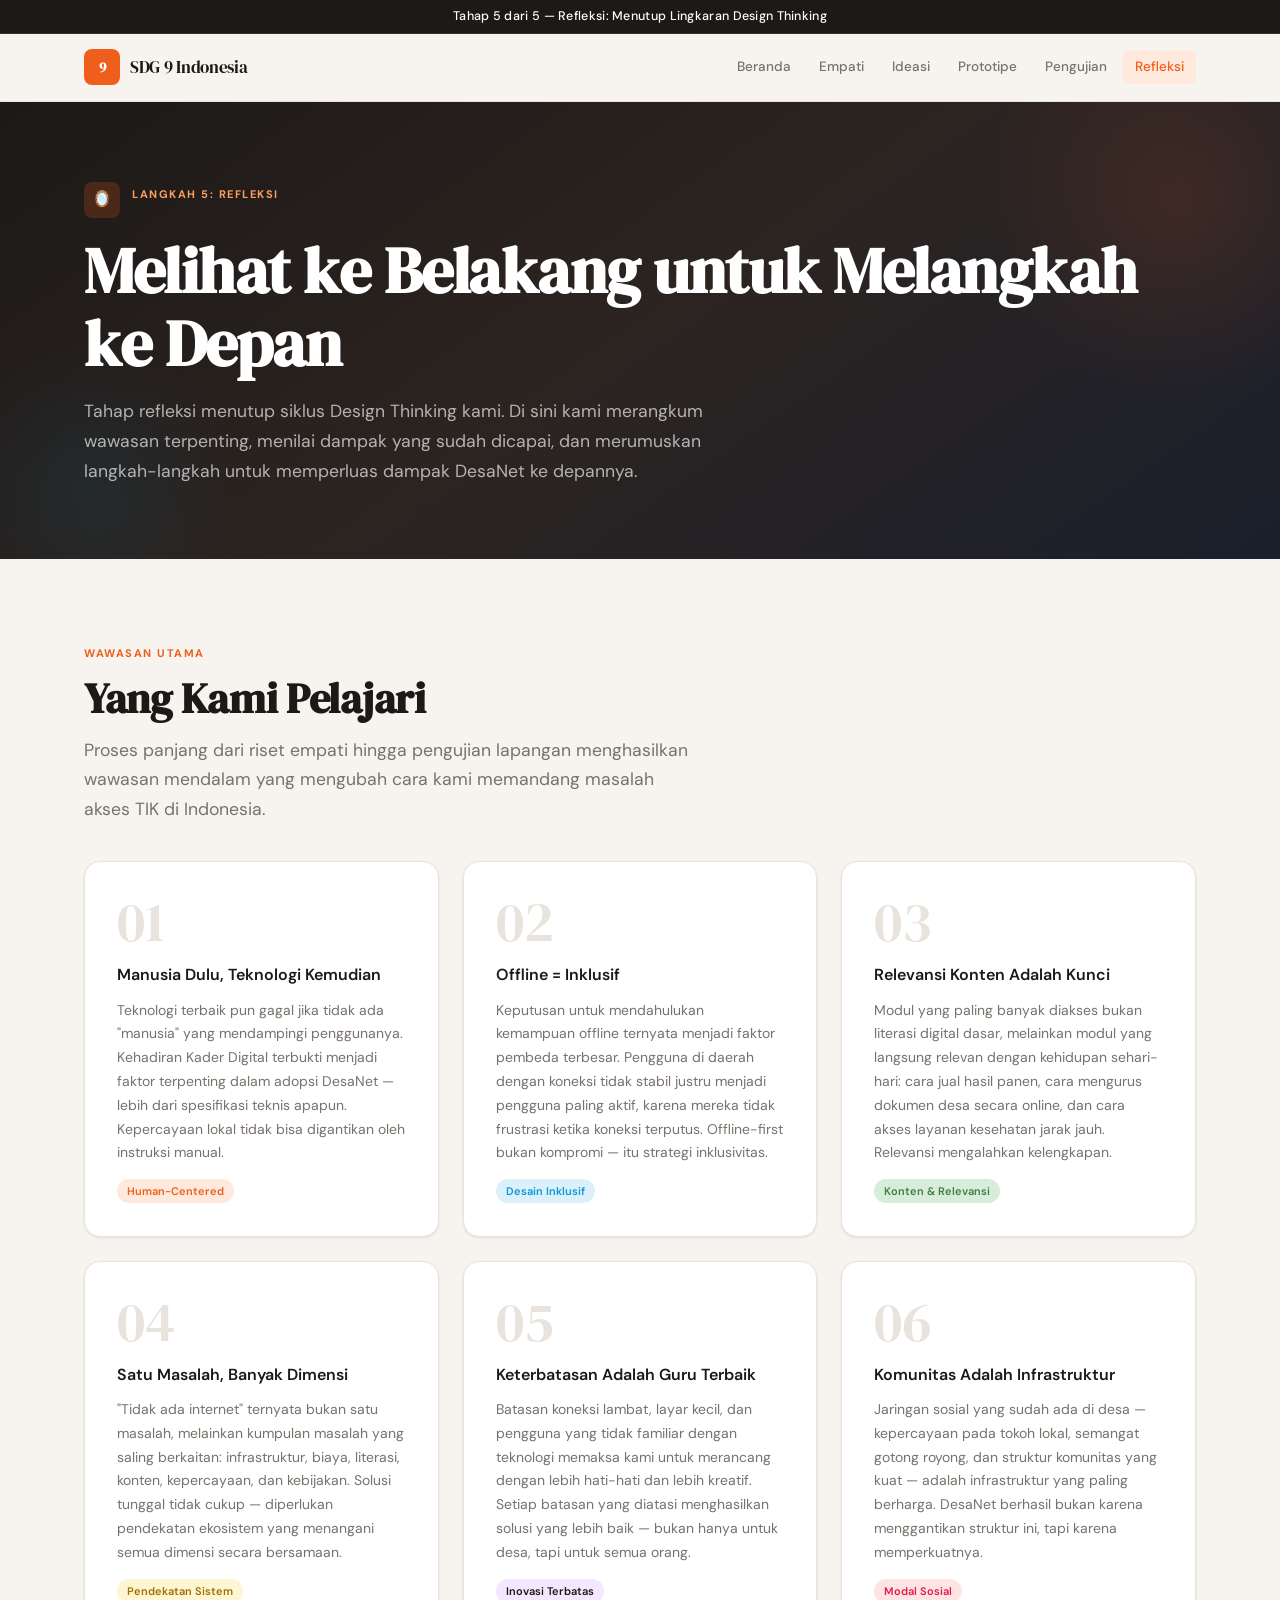
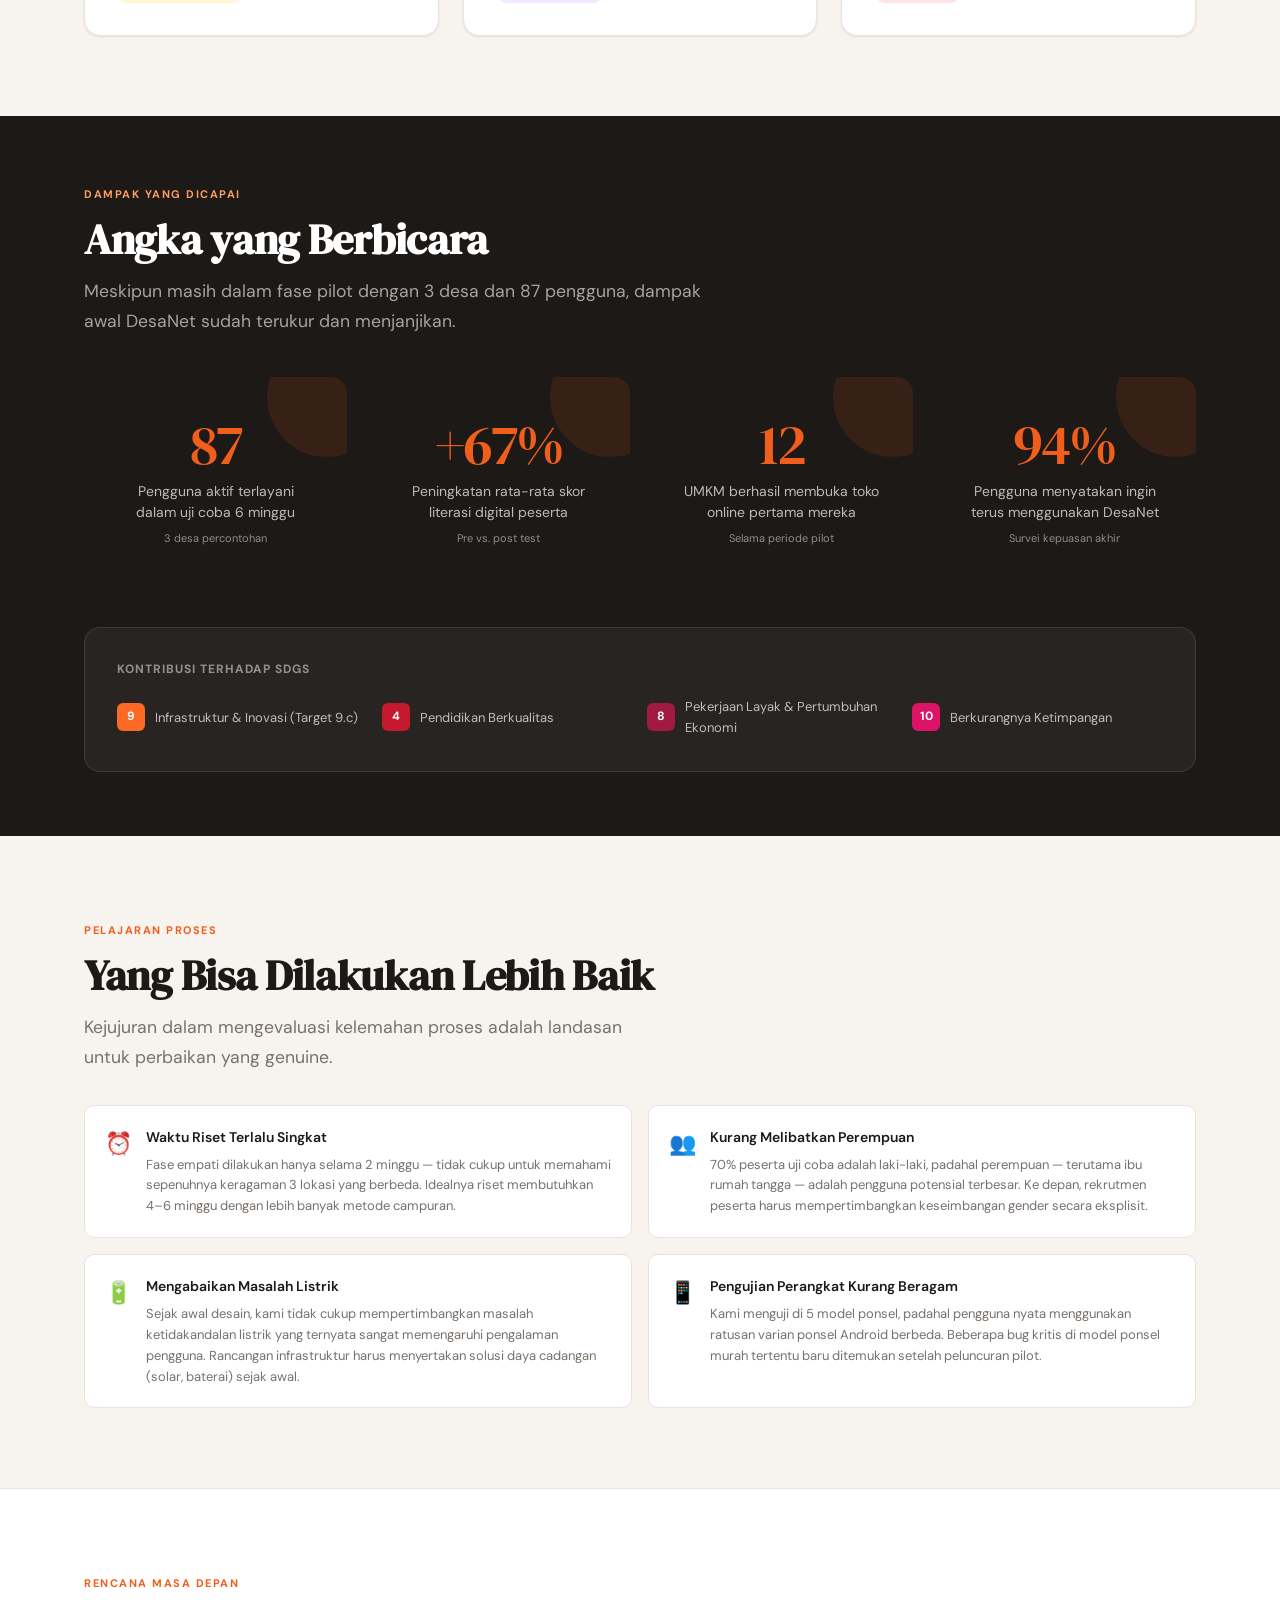
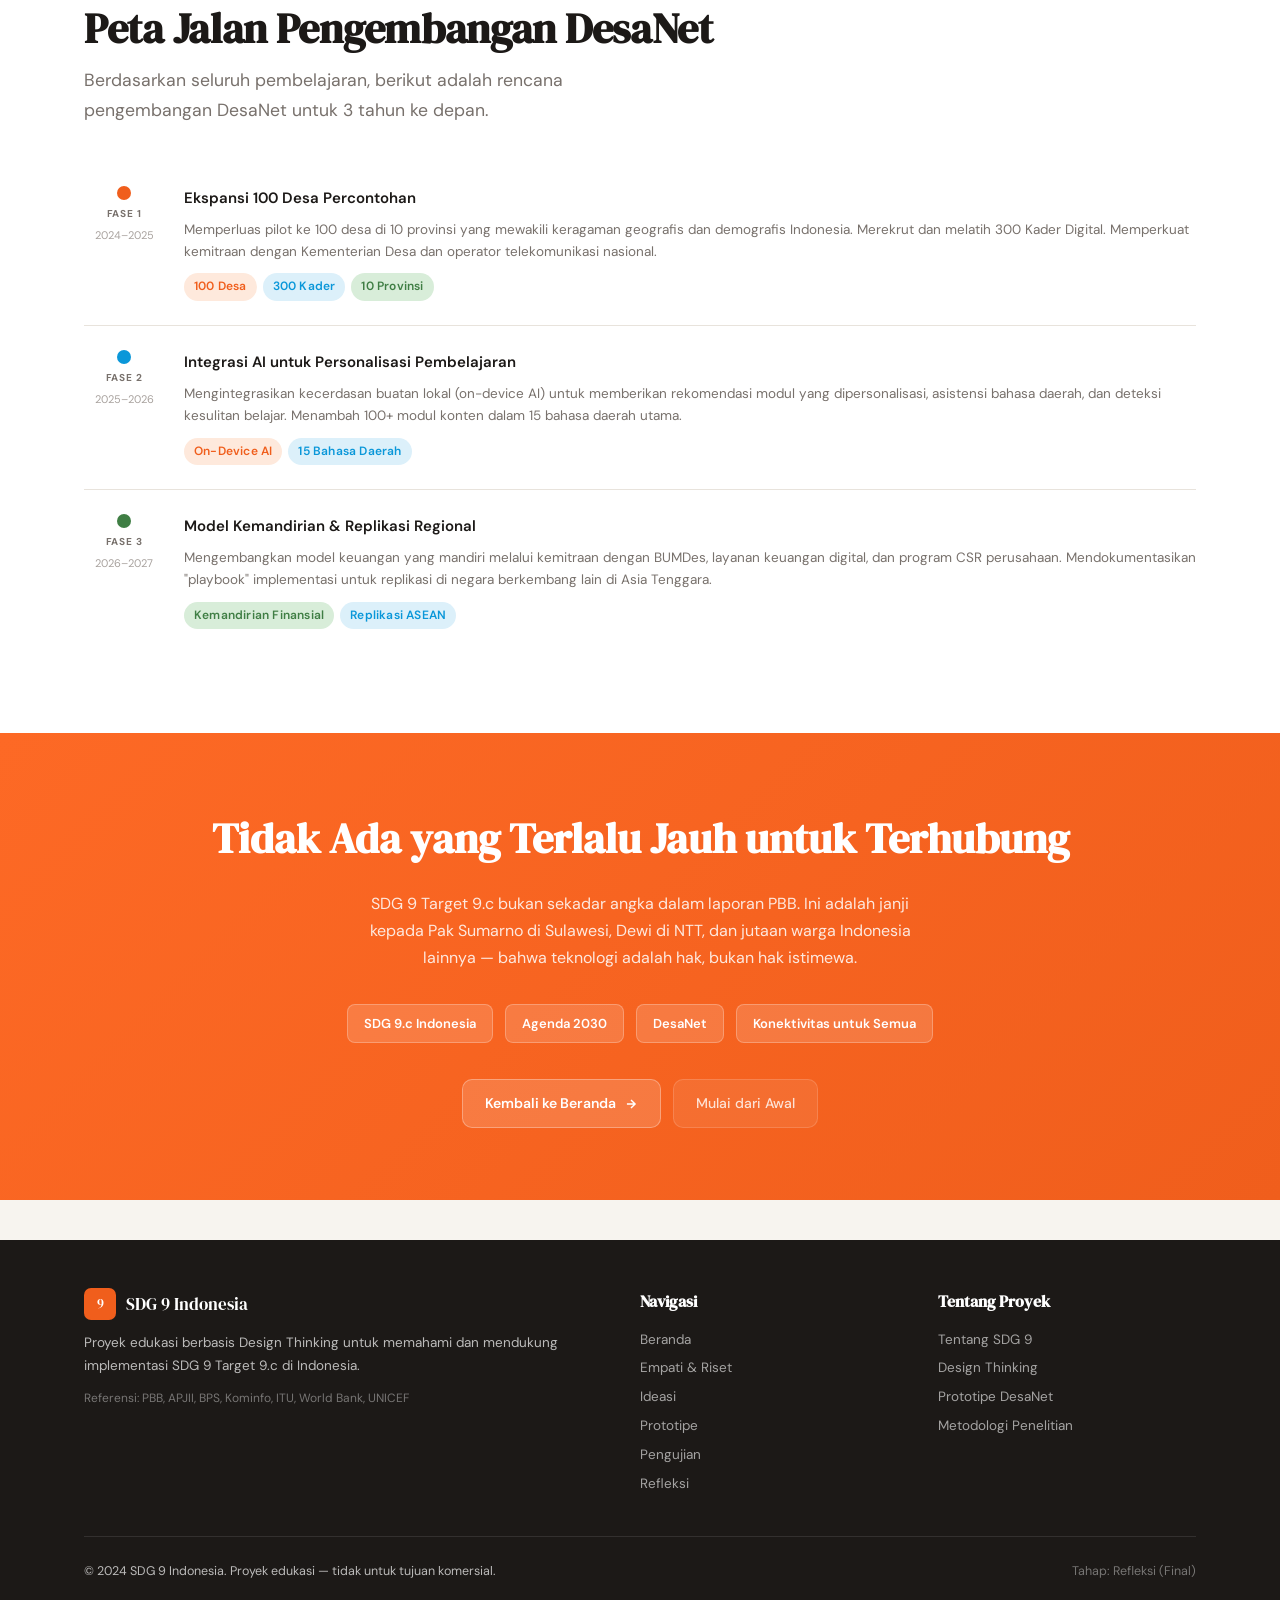
<file: public/reflection.html>
<!DOCTYPE html>
<html lang="id">
<head>
  <meta charset="UTF-8" />
  <meta name="viewport" content="width=device-width, initial-scale=1.0" />
  <title>Refleksi — SDG 9 Indonesia</title>
  <meta name="description" content="Refleksi akhir proyek SDG 9: wawasan, dampak, dan rencana masa depan untuk DesaNet." />
  <link rel="stylesheet" href="sdg.css" />
  <style>
    .reflection-hero {
      background: linear-gradient(145deg, #1C1917 0%, #2C2421 50%, #1A1F2C 100%);
      padding: 80px 0 72px;
      position: relative;
      overflow: hidden;
    }
    .reflection-hero::before {
      content: '';
      position: absolute;
      top: -100px; right: -100px;
      width: 400px; height: 400px;
      background: radial-gradient(circle, rgba(240,94,28,0.12) 0%, transparent 70%);
      pointer-events: none;
    }
    .reflection-hero::after {
      content: '';
      position: absolute;
      bottom: -80px; left: -60px;
      width: 300px; height: 300px;
      background: radial-gradient(circle, rgba(10,151,217,0.08) 0%, transparent 70%);
      pointer-events: none;
    }
    .reflection-hero .section-label { color: #FD9D60; }
    .reflection-hero .display-title { color: #fff; }
    .reflection-hero .lead { color: rgba(255,255,255,0.65); }

    .insight-card {
      background: var(--bg-card);
      border: 1px solid var(--border);
      border-radius: var(--radius);
      padding: 32px;
      box-shadow: var(--shadow-sm);
      transition: box-shadow 0.22s, transform 0.22s;
    }
    .insight-card:hover { box-shadow: var(--shadow); transform: translateY(-3px); }
    .insight-number {
      font-family: var(--font-display);
      font-size: 3.5rem;
      color: var(--border);
      line-height: 1;
      margin-bottom: 12px;
      transition: color 0.2s;
    }
    .insight-card:hover .insight-number { color: rgba(240,94,28,0.15); }
    .insight-title { font-size: 16px; font-weight: 600; color: var(--text); margin-bottom: 10px; }
    .insight-text { font-size: 14px; color: var(--text-muted); line-height: 1.7; }
    .insight-tag {
      display: inline-block;
      font-size: 11px; font-weight: 600;
      padding: 3px 10px; border-radius: 20px;
      margin-top: 14px;
    }

    .impact-number-card {
      background: var(--text);
      border-radius: var(--radius);
      padding: 40px 32px;
      text-align: center;
      color: #fff;
      position: relative;
      overflow: hidden;
    }
    .impact-number-card::before {
      content: '';
      position: absolute;
      top: -40px; right: -40px;
      width: 120px; height: 120px;
      background: rgba(240,94,28,0.12);
      border-radius: 50%;
    }
    .impact-num {
      font-family: var(--font-display);
      font-size: 3.5rem;
      color: var(--accent);
      letter-spacing: -2px;
      line-height: 1;
    }
    .impact-label { font-size: 14px; opacity: 0.7; margin-top: 8px; line-height: 1.5; }
    .impact-note { font-size: 11px; opacity: 0.5; margin-top: 6px; }

    .roadmap-item {
      display: flex;
      gap: 20px;
      padding: 24px 0;
      border-bottom: 1px solid var(--border);
      align-items: flex-start;
    }
    .roadmap-item:last-child { border: none; }
    .roadmap-phase {
      width: 80px;
      flex-shrink: 0;
      text-align: center;
    }
    .roadmap-dot {
      width: 14px; height: 14px;
      border-radius: 50%;
      margin: 0 auto 6px;
    }
    .roadmap-phase-label { font-size: 10px; font-weight: 700; letter-spacing: 0.8px; text-transform: uppercase; color: var(--text-muted); }
    .roadmap-timeline { font-size: 11px; color: var(--text-light); margin-top: 3px; }
    .roadmap-content { flex: 1; }
    .roadmap-title { font-size: 15px; font-weight: 600; margin-bottom: 8px; }
    .roadmap-desc { font-size: 13.5px; color: var(--text-muted); line-height: 1.65; }
    .roadmap-tags { display: flex; gap: 6px; flex-wrap: wrap; margin-top: 10px; }

    .lesson-grid {
      display: grid;
      grid-template-columns: repeat(2, 1fr);
      gap: 16px;
    }
    .lesson-item {
      background: var(--bg-card);
      border: 1px solid var(--border);
      border-radius: var(--radius-sm);
      padding: 20px;
      display: flex;
      gap: 14px;
      align-items: flex-start;
    }
    .lesson-icon { font-size: 22px; flex-shrink: 0; }
    .lesson-title { font-size: 14px; font-weight: 600; margin-bottom: 6px; }
    .lesson-text { font-size: 13px; color: var(--text-muted); line-height: 1.6; }

    .closing-section {
      background: linear-gradient(135deg, #FD6925 0%, #F05E1C 100%);
      padding: 72px 0;
      text-align: center;
      color: #fff;
    }
    .closing-section h2 { font-family: var(--font-display); font-size: clamp(1.8rem, 4vw, 2.6rem); margin-bottom: 16px; }
    .closing-section p { font-size: 16px; opacity: 0.85; max-width: 580px; margin: 0 auto; line-height: 1.7; }
    .closing-sdg-row { display: flex; justify-content: center; gap: 12px; margin-top: 32px; flex-wrap: wrap; }
    .closing-badge {
      background: rgba(255,255,255,0.15);
      border: 1px solid rgba(255,255,255,0.25);
      border-radius: 8px;
      padding: 8px 16px;
      font-size: 13px;
      font-weight: 600;
    }

    @media (max-width: 768px) {
      .lesson-grid { grid-template-columns: 1fr; }
    }
  </style>
</head>
<body>

<div class="hero-strip" style="background:#1C1917; border-bottom:1px solid rgba(255,255,255,0.1);">
  Tahap 5 dari 5 — Refleksi: Menutup Lingkaran Design Thinking
</div>

<nav class="navbar">
  <div class="navbar-inner">
    <a class="navbar-brand" href="index.html">
      <div class="navbar-logo">9</div>
      <span class="navbar-site-name">SDG 9 Indonesia</span>
    </a>
    <div class="navbar-nav">
      <a href="index.html">Beranda</a>
      <a href="empathy.html">Empati</a>
      <a href="ideation.html">Ideasi</a>
      <a href="prototype.html">Prototipe</a>
      <a href="testing.html">Pengujian</a>
      <a href="reflection.html" class="active">Refleksi</a>
    </div>
    <button class="nav-toggle" onclick="toggleMenu()">
      <span></span><span></span><span></span>
    </button>
  </div>
</nav>
<div class="mobile-menu" id="mobileMenu">
  <a href="index.html">Beranda</a>
  <a href="empathy.html">Empati &amp; Riset</a>
  <a href="ideation.html">Ideasi</a>
  <a href="prototype.html">Prototipe</a>
  <a href="testing.html">Pengujian</a>
  <a href="reflection.html" class="active">Refleksi</a>
</div>

<!-- Page Hero (dark) -->
<div class="reflection-hero">
  <div class="container" style="position:relative; z-index:1;">
    <div style="display:flex; align-items:center; gap:12px; margin-bottom:16px;">
      <div style="width:36px;height:36px;background:rgba(240,94,28,0.2);border-radius:8px;display:flex;align-items:center;justify-content:center;font-size:16px;">🪞</div>
      <span class="section-label">Langkah 5: Refleksi</span>
    </div>
    <h1 class="display-title">Melihat ke Belakang untuk Melangkah ke Depan</h1>
    <p class="lead" style="margin-top:16px; max-width:640px;">
      Tahap refleksi menutup siklus Design Thinking kami. Di sini kami merangkum wawasan terpenting, menilai dampak yang sudah dicapai, dan merumuskan langkah-langkah untuk memperluas dampak DesaNet ke depannya.
    </p>
  </div>
</div>

<!-- ==================== WAWASAN UTAMA ==================== -->
<section class="section">
  <div class="container">
    <span class="section-label">Wawasan Utama</span>
    <h2 class="section-title">Yang Kami Pelajari</h2>
    <p class="lead" style="margin-top:12px; margin-bottom:36px; max-width:620px;">
      Proses panjang dari riset empati hingga pengujian lapangan menghasilkan wawasan mendalam yang mengubah cara kami memandang masalah akses TIK di Indonesia.
    </p>

    <div class="grid-3">
      <div class="insight-card">
        <div class="insight-number">01</div>
        <div class="insight-title">Manusia Dulu, Teknologi Kemudian</div>
        <div class="insight-text">
          Teknologi terbaik pun gagal jika tidak ada "manusia" yang mendampingi penggunanya. Kehadiran Kader Digital terbukti menjadi faktor terpenting dalam adopsi DesaNet — lebih dari spesifikasi teknis apapun. Kepercayaan lokal tidak bisa digantikan oleh instruksi manual.
        </div>
        <span class="insight-tag" style="background:var(--accent-soft); color:var(--accent);">Human-Centered</span>
      </div>

      <div class="insight-card">
        <div class="insight-number">02</div>
        <div class="insight-title">Offline = Inklusif</div>
        <div class="insight-text">
          Keputusan untuk mendahulukan kemampuan offline ternyata menjadi faktor pembeda terbesar. Pengguna di daerah dengan koneksi tidak stabil justru menjadi pengguna paling aktif, karena mereka tidak frustrasi ketika koneksi terputus. Offline-first bukan kompromi — itu strategi inklusivitas.
        </div>
        <span class="insight-tag" style="background:var(--blue-soft); color:var(--blue);">Desain Inklusif</span>
      </div>

      <div class="insight-card">
        <div class="insight-number">03</div>
        <div class="insight-title">Relevansi Konten Adalah Kunci</div>
        <div class="insight-text">
          Modul yang paling banyak diakses bukan literasi digital dasar, melainkan modul yang langsung relevan dengan kehidupan sehari-hari: cara jual hasil panen, cara mengurus dokumen desa secara online, dan cara akses layanan kesehatan jarak jauh. Relevansi mengalahkan kelengkapan.
        </div>
        <span class="insight-tag" style="background:var(--green-soft); color:var(--green);">Konten &amp; Relevansi</span>
      </div>

      <div class="insight-card">
        <div class="insight-number">04</div>
        <div class="insight-title">Satu Masalah, Banyak Dimensi</div>
        <div class="insight-text">
          "Tidak ada internet" ternyata bukan satu masalah, melainkan kumpulan masalah yang saling berkaitan: infrastruktur, biaya, literasi, konten, kepercayaan, dan kebijakan. Solusi tunggal tidak cukup — diperlukan pendekatan ekosistem yang menangani semua dimensi secara bersamaan.
        </div>
        <span class="insight-tag" style="background:var(--yellow-soft); color:#A07000;">Pendekatan Sistem</span>
      </div>

      <div class="insight-card">
        <div class="insight-number">05</div>
        <div class="insight-title">Keterbatasan Adalah Guru Terbaik</div>
        <div class="insight-text">
          Batasan koneksi lambat, layar kecil, dan pengguna yang tidak familiar dengan teknologi memaksa kami untuk merancang dengan lebih hati-hati dan lebih kreatif. Setiap batasan yang diatasi menghasilkan solusi yang lebih baik — bukan hanya untuk desa, tapi untuk semua orang.
        </div>
        <span class="insight-tag" style="background:#F3E8FF; color:#7C3AED);">Inovasi Terbatas</span>
      </div>

      <div class="insight-card">
        <div class="insight-number">06</div>
        <div class="insight-title">Komunitas Adalah Infrastruktur</div>
        <div class="insight-text">
          Jaringan sosial yang sudah ada di desa — kepercayaan pada tokoh lokal, semangat gotong royong, dan struktur komunitas yang kuat — adalah infrastruktur yang paling berharga. DesaNet berhasil bukan karena menggantikan struktur ini, tapi karena memperkuatnya.
        </div>
        <span class="insight-tag" style="background:#FFE4E6; color:#E11D48;">Modal Sosial</span>
      </div>
    </div>
  </div>
</section>

<!-- ==================== DAMPAK ==================== -->
<section class="section" style="background:var(--text); padding:64px 0;">
  <div class="container">
    <span class="section-label" style="color:#FD9D60;">Dampak yang Dicapai</span>
    <h2 class="section-title" style="color:#fff;">Angka yang Berbicara</h2>
    <p class="lead" style="margin-top:12px; margin-bottom:40px; color:rgba(255,255,255,0.6);">
      Meskipun masih dalam fase pilot dengan 3 desa dan 87 pengguna, dampak awal DesaNet sudah terukur dan menjanjikan.
    </p>

    <div class="grid-4">
      <div class="impact-number-card">
        <div class="impact-num">87</div>
        <div class="impact-label">Pengguna aktif terlayani dalam uji coba 6 minggu</div>
        <div class="impact-note">3 desa percontohan</div>
      </div>
      <div class="impact-number-card">
        <div class="impact-num">+67%</div>
        <div class="impact-label">Peningkatan rata-rata skor literasi digital peserta</div>
        <div class="impact-note">Pre vs. post test</div>
      </div>
      <div class="impact-number-card">
        <div class="impact-num">12</div>
        <div class="impact-label">UMKM berhasil membuka toko online pertama mereka</div>
        <div class="impact-note">Selama periode pilot</div>
      </div>
      <div class="impact-number-card">
        <div class="impact-num">94%</div>
        <div class="impact-label">Pengguna menyatakan ingin terus menggunakan DesaNet</div>
        <div class="impact-note">Survei kepuasan akhir</div>
      </div>
    </div>

    <!-- SDG alignment -->
    <div style="margin-top:40px; background:rgba(255,255,255,0.05); border:1px solid rgba(255,255,255,0.1); border-radius:var(--radius); padding:32px;">
      <div style="font-size:12px; font-weight:700; letter-spacing:1px; text-transform:uppercase; color:rgba(255,255,255,0.5); margin-bottom:16px;">Kontribusi terhadap SDGs</div>
      <div style="display:grid; grid-template-columns:repeat(auto-fill, minmax(200px, 1fr)); gap:14px;">
        <div style="display:flex; align-items:center; gap:10px;">
          <div style="width:28px; height:28px; background:#FD6925; border-radius:6px; display:flex; align-items:center; justify-content:center; color:#fff; font-size:12px; font-weight:700; flex-shrink:0;">9</div>
          <div style="font-size:13px; color:rgba(255,255,255,0.7);">Infrastruktur &amp; Inovasi (Target 9.c)</div>
        </div>
        <div style="display:flex; align-items:center; gap:10px;">
          <div style="width:28px; height:28px; background:#C5192D; border-radius:6px; display:flex; align-items:center; justify-content:center; color:#fff; font-size:12px; font-weight:700; flex-shrink:0;">4</div>
          <div style="font-size:13px; color:rgba(255,255,255,0.7);">Pendidikan Berkualitas</div>
        </div>
        <div style="display:flex; align-items:center; gap:10px;">
          <div style="width:28px; height:28px; background:#A21942; border-radius:6px; display:flex; align-items:center; justify-content:center; color:#fff; font-size:12px; font-weight:700; flex-shrink:0;">8</div>
          <div style="font-size:13px; color:rgba(255,255,255,0.7);">Pekerjaan Layak &amp; Pertumbuhan Ekonomi</div>
        </div>
        <div style="display:flex; align-items:center; gap:10px;">
          <div style="width:28px; height:28px; background:#DD1367; border-radius:6px; display:flex; align-items:center; justify-content:center; color:#fff; font-size:12px; font-weight:700; flex-shrink:0;">10</div>
          <div style="font-size:13px; color:rgba(255,255,255,0.7);">Berkurangnya Ketimpangan</div>
        </div>
      </div>
    </div>
  </div>
</section>

<!-- ==================== PELAJARAN ==================== -->
<section class="section">
  <div class="container">
    <span class="section-label">Pelajaran Proses</span>
    <h2 class="section-title">Yang Bisa Dilakukan Lebih Baik</h2>
    <p class="lead" style="margin-top:12px; margin-bottom:32px; max-width:580px;">
      Kejujuran dalam mengevaluasi kelemahan proses adalah landasan untuk perbaikan yang genuine.
    </p>

    <div class="lesson-grid">
      <div class="lesson-item">
        <span class="lesson-icon">⏰</span>
        <div>
          <div class="lesson-title">Waktu Riset Terlalu Singkat</div>
          <div class="lesson-text">Fase empati dilakukan hanya selama 2 minggu — tidak cukup untuk memahami sepenuhnya keragaman 3 lokasi yang berbeda. Idealnya riset membutuhkan 4–6 minggu dengan lebih banyak metode campuran.</div>
        </div>
      </div>

      <div class="lesson-item">
        <span class="lesson-icon">👥</span>
        <div>
          <div class="lesson-title">Kurang Melibatkan Perempuan</div>
          <div class="lesson-text">70% peserta uji coba adalah laki-laki, padahal perempuan — terutama ibu rumah tangga — adalah pengguna potensial terbesar. Ke depan, rekrutmen peserta harus mempertimbangkan keseimbangan gender secara eksplisit.</div>
        </div>
      </div>

      <div class="lesson-item">
        <span class="lesson-icon">🔋</span>
        <div>
          <div class="lesson-title">Mengabaikan Masalah Listrik</div>
          <div class="lesson-text">Sejak awal desain, kami tidak cukup mempertimbangkan masalah ketidakandalan listrik yang ternyata sangat memengaruhi pengalaman pengguna. Rancangan infrastruktur harus menyertakan solusi daya cadangan (solar, baterai) sejak awal.</div>
        </div>
      </div>

      <div class="lesson-item">
        <span class="lesson-icon">📱</span>
        <div>
          <div class="lesson-title">Pengujian Perangkat Kurang Beragam</div>
          <div class="lesson-text">Kami menguji di 5 model ponsel, padahal pengguna nyata menggunakan ratusan varian ponsel Android berbeda. Beberapa bug kritis di model ponsel murah tertentu baru ditemukan setelah peluncuran pilot.</div>
        </div>
      </div>
    </div>
  </div>
</section>

<!-- ==================== ROADMAP ==================== -->
<section class="section" style="background:var(--bg-card); border-top:1px solid var(--border);">
  <div class="container">
    <span class="section-label">Rencana Masa Depan</span>
    <h2 class="section-title">Peta Jalan Pengembangan DesaNet</h2>
    <p class="lead" style="margin-top:12px; margin-bottom:36px; max-width:600px;">
      Berdasarkan seluruh pembelajaran, berikut adalah rencana pengembangan DesaNet untuk 3 tahun ke depan.
    </p>

    <div>
      <div class="roadmap-item">
        <div class="roadmap-phase">
          <div class="roadmap-dot" style="background:var(--accent);"></div>
          <div class="roadmap-phase-label">Fase 1</div>
          <div class="roadmap-timeline">2024–2025</div>
        </div>
        <div class="roadmap-content">
          <div class="roadmap-title">Ekspansi 100 Desa Percontohan</div>
          <div class="roadmap-desc">Memperluas pilot ke 100 desa di 10 provinsi yang mewakili keragaman geografis dan demografis Indonesia. Merekrut dan melatih 300 Kader Digital. Memperkuat kemitraan dengan Kementerian Desa dan operator telekomunikasi nasional.</div>
          <div class="roadmap-tags">
            <span class="badge badge-orange">100 Desa</span>
            <span class="badge badge-blue">300 Kader</span>
            <span class="badge badge-green">10 Provinsi</span>
          </div>
        </div>
      </div>

      <div class="roadmap-item">
        <div class="roadmap-phase">
          <div class="roadmap-dot" style="background:var(--blue);"></div>
          <div class="roadmap-phase-label">Fase 2</div>
          <div class="roadmap-timeline">2025–2026</div>
        </div>
        <div class="roadmap-content">
          <div class="roadmap-title">Integrasi AI untuk Personalisasi Pembelajaran</div>
          <div class="roadmap-desc">Mengintegrasikan kecerdasan buatan lokal (on-device AI) untuk memberikan rekomendasi modul yang dipersonalisasi, asistensi bahasa daerah, dan deteksi kesulitan belajar. Menambah 100+ modul konten dalam 15 bahasa daerah utama.</div>
          <div class="roadmap-tags">
            <span class="badge badge-orange">On-Device AI</span>
            <span class="badge badge-blue">15 Bahasa Daerah</span>
          </div>
        </div>
      </div>

      <div class="roadmap-item">
        <div class="roadmap-phase">
          <div class="roadmap-dot" style="background:var(--green);"></div>
          <div class="roadmap-phase-label">Fase 3</div>
          <div class="roadmap-timeline">2026–2027</div>
        </div>
        <div class="roadmap-content">
          <div class="roadmap-title">Model Kemandirian &amp; Replikasi Regional</div>
          <div class="roadmap-desc">Mengembangkan model keuangan yang mandiri melalui kemitraan dengan BUMDes, layanan keuangan digital, dan program CSR perusahaan. Mendokumentasikan "playbook" implementasi untuk replikasi di negara berkembang lain di Asia Tenggara.</div>
          <div class="roadmap-tags">
            <span class="badge badge-green">Kemandirian Finansial</span>
            <span class="badge badge-blue">Replikasi ASEAN</span>
          </div>
        </div>
      </div>
    </div>
  </div>
</section>

<!-- ==================== CLOSING ==================== -->
<section class="closing-section">
  <div class="container" style="position:relative; z-index:1;">
    <h2>Tidak Ada yang Terlalu Jauh untuk Terhubung</h2>
    <p>
      SDG 9 Target 9.c bukan sekadar angka dalam laporan PBB. Ini adalah janji kepada Pak Sumarno di Sulawesi, Dewi di NTT, dan jutaan warga Indonesia lainnya — bahwa teknologi adalah hak, bukan hak istimewa.
    </p>
    <div class="closing-sdg-row">
      <span class="closing-badge">SDG 9.c Indonesia</span>
      <span class="closing-badge">Agenda 2030</span>
      <span class="closing-badge">DesaNet</span>
      <span class="closing-badge">Konektivitas untuk Semua</span>
    </div>
    <div style="margin-top:36px; display:flex; justify-content:center; gap:12px; flex-wrap:wrap;">
      <a href="index.html" style="display:inline-flex;align-items:center;gap:8px;background:rgba(255,255,255,0.15);border:1px solid rgba(255,255,255,0.3);color:#fff;font-weight:600;font-size:14px;padding:12px 22px;border-radius:var(--radius-sm);transition:background 0.18s;">
        Kembali ke Beranda
        <svg width="14" height="14" viewBox="0 0 24 24" fill="none" stroke="currentColor" stroke-width="2.5"><path d="M5 12h14M12 5l7 7-7 7"/></svg>
      </a>
      <a href="empathy.html" style="display:inline-flex;align-items:center;gap:8px;background:rgba(255,255,255,0.08);border:1px solid rgba(255,255,255,0.15);color:rgba(255,255,255,0.8);font-weight:500;font-size:14px;padding:12px 22px;border-radius:var(--radius-sm);transition:background 0.18s;">
        Mulai dari Awal
      </a>
    </div>
  </div>
</section>

<!-- Footer -->
<footer class="footer">
  <div class="container">
    <div class="footer-grid">
      <div>
        <div class="footer-logo-row">
          <div class="footer-logo-box">9</div>
          <span style="color:#fff; font-family:var(--font-display); font-size:17px;">SDG 9 Indonesia</span>
        </div>
        <p>Proyek edukasi berbasis Design Thinking untuk memahami dan mendukung implementasi SDG 9 Target 9.c di Indonesia.</p>
        <p style="margin-top:10px; font-size:12px; color:rgba(255,255,255,0.4);">Referensi: PBB, APJII, BPS, Kominfo, ITU, World Bank, UNICEF</p>
      </div>
      <div>
        <h4>Navigasi</h4>
        <ul>
          <li><a href="index.html">Beranda</a></li>
          <li><a href="empathy.html">Empati &amp; Riset</a></li>
          <li><a href="ideation.html">Ideasi</a></li>
          <li><a href="prototype.html">Prototipe</a></li>
          <li><a href="testing.html">Pengujian</a></li>
          <li><a href="reflection.html">Refleksi</a></li>
        </ul>
      </div>
      <div>
        <h4>Tentang Proyek</h4>
        <ul>
          <li><a href="#">Tentang SDG 9</a></li>
          <li><a href="#">Design Thinking</a></li>
          <li><a href="#">Prototipe DesaNet</a></li>
          <li><a href="#">Metodologi Penelitian</a></li>
        </ul>
      </div>
    </div>
    <div class="footer-bottom">
      <span>© 2024 SDG 9 Indonesia. Proyek edukasi — tidak untuk tujuan komersial.</span>
      <span style="color:rgba(255,255,255,0.4);">Tahap: Refleksi (Final)</span>
    </div>
  </div>
</footer>

<script>
  function toggleMenu() {
    document.getElementById('mobileMenu').classList.toggle('open');
  }
  // Animate numbers when in view
  const animateNumbers = () => {
    document.querySelectorAll('.impact-num').forEach(el => {
      const text = el.textContent;
      if (el.dataset.animated) return;
      el.dataset.animated = '1';
      // Simple fade-in animation
      el.style.opacity = '0';
      el.style.transform = 'translateY(10px)';
      setTimeout(() => {
        el.style.transition = 'opacity 0.5s ease, transform 0.5s ease';
        el.style.opacity = '1';
        el.style.transform = 'translateY(0)';
      }, 100);
    });
  };
  const numObserver = new IntersectionObserver((entries) => {
    entries.forEach(e => { if (e.isIntersecting) animateNumbers(); });
  }, { threshold: 0.3 });
  document.querySelectorAll('.impact-number-card').forEach(el => numObserver.observe(el));
</script>
</body>
</html>
</file>
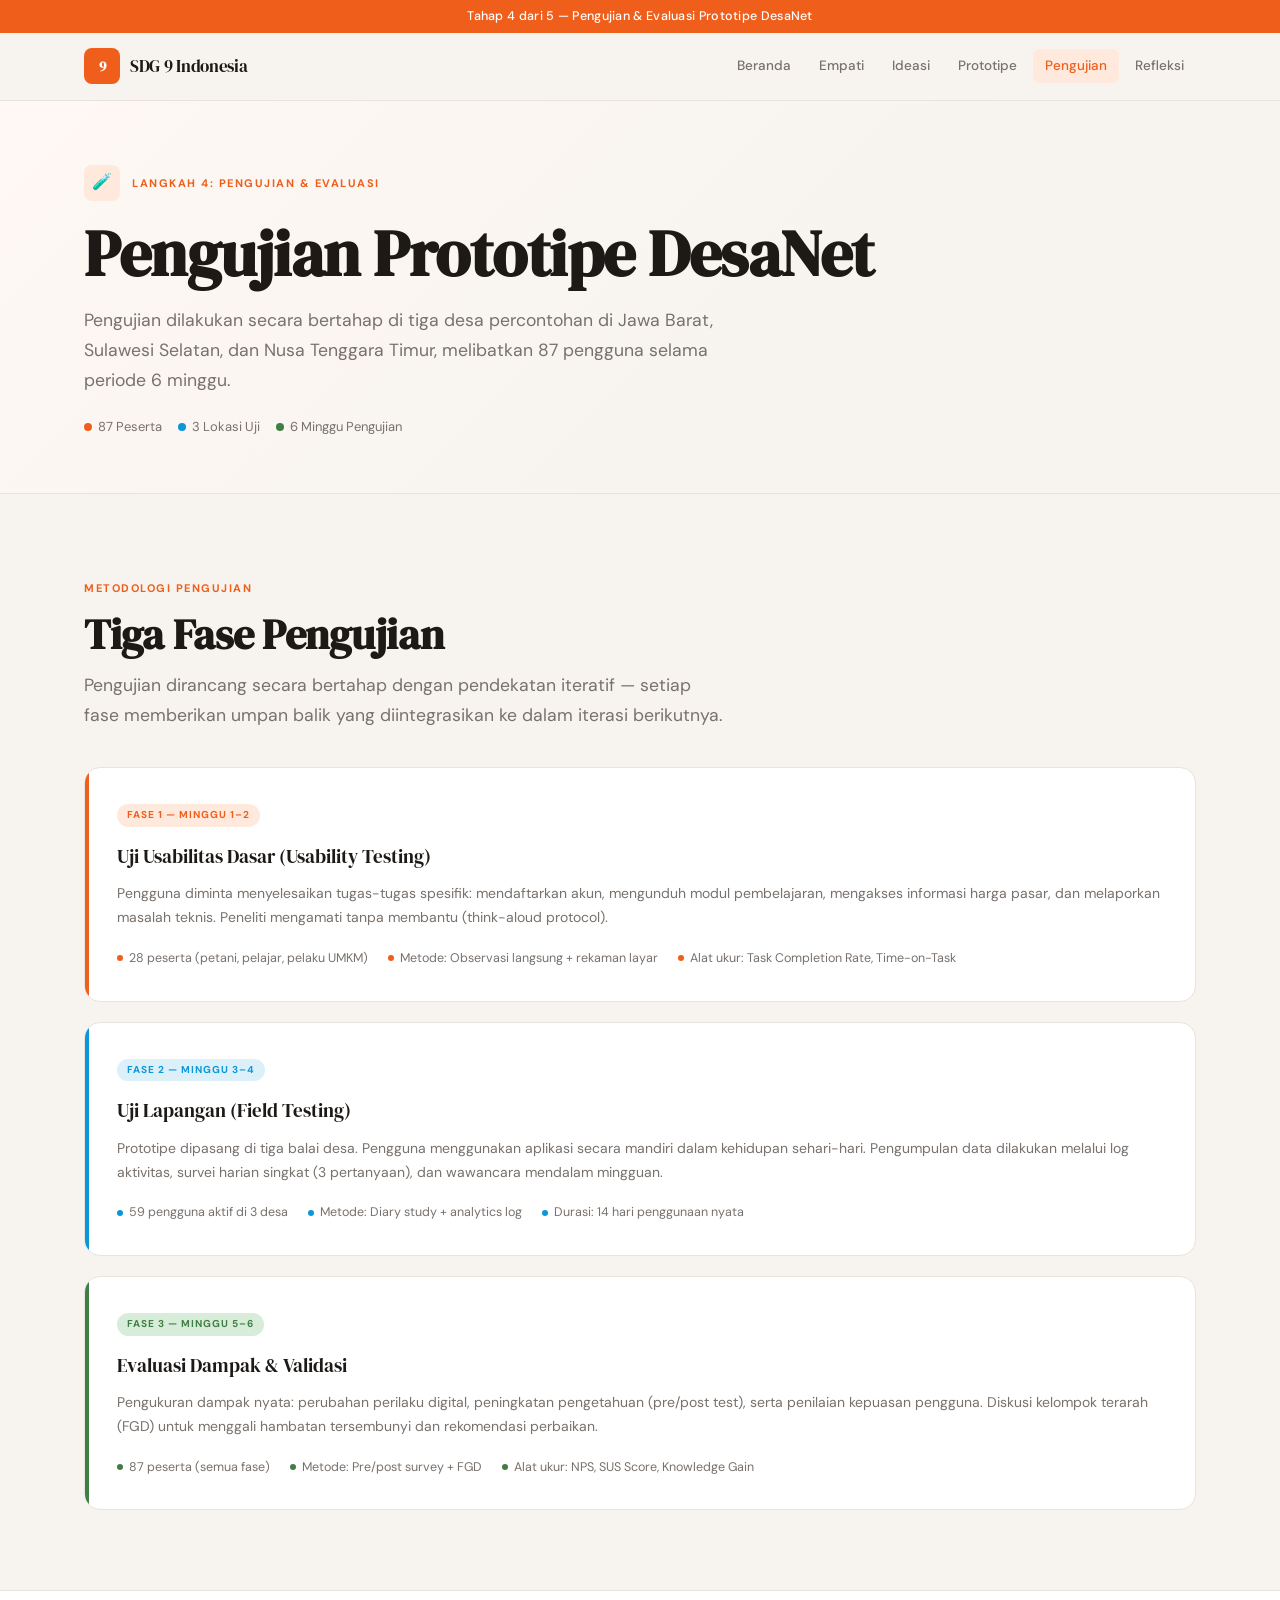
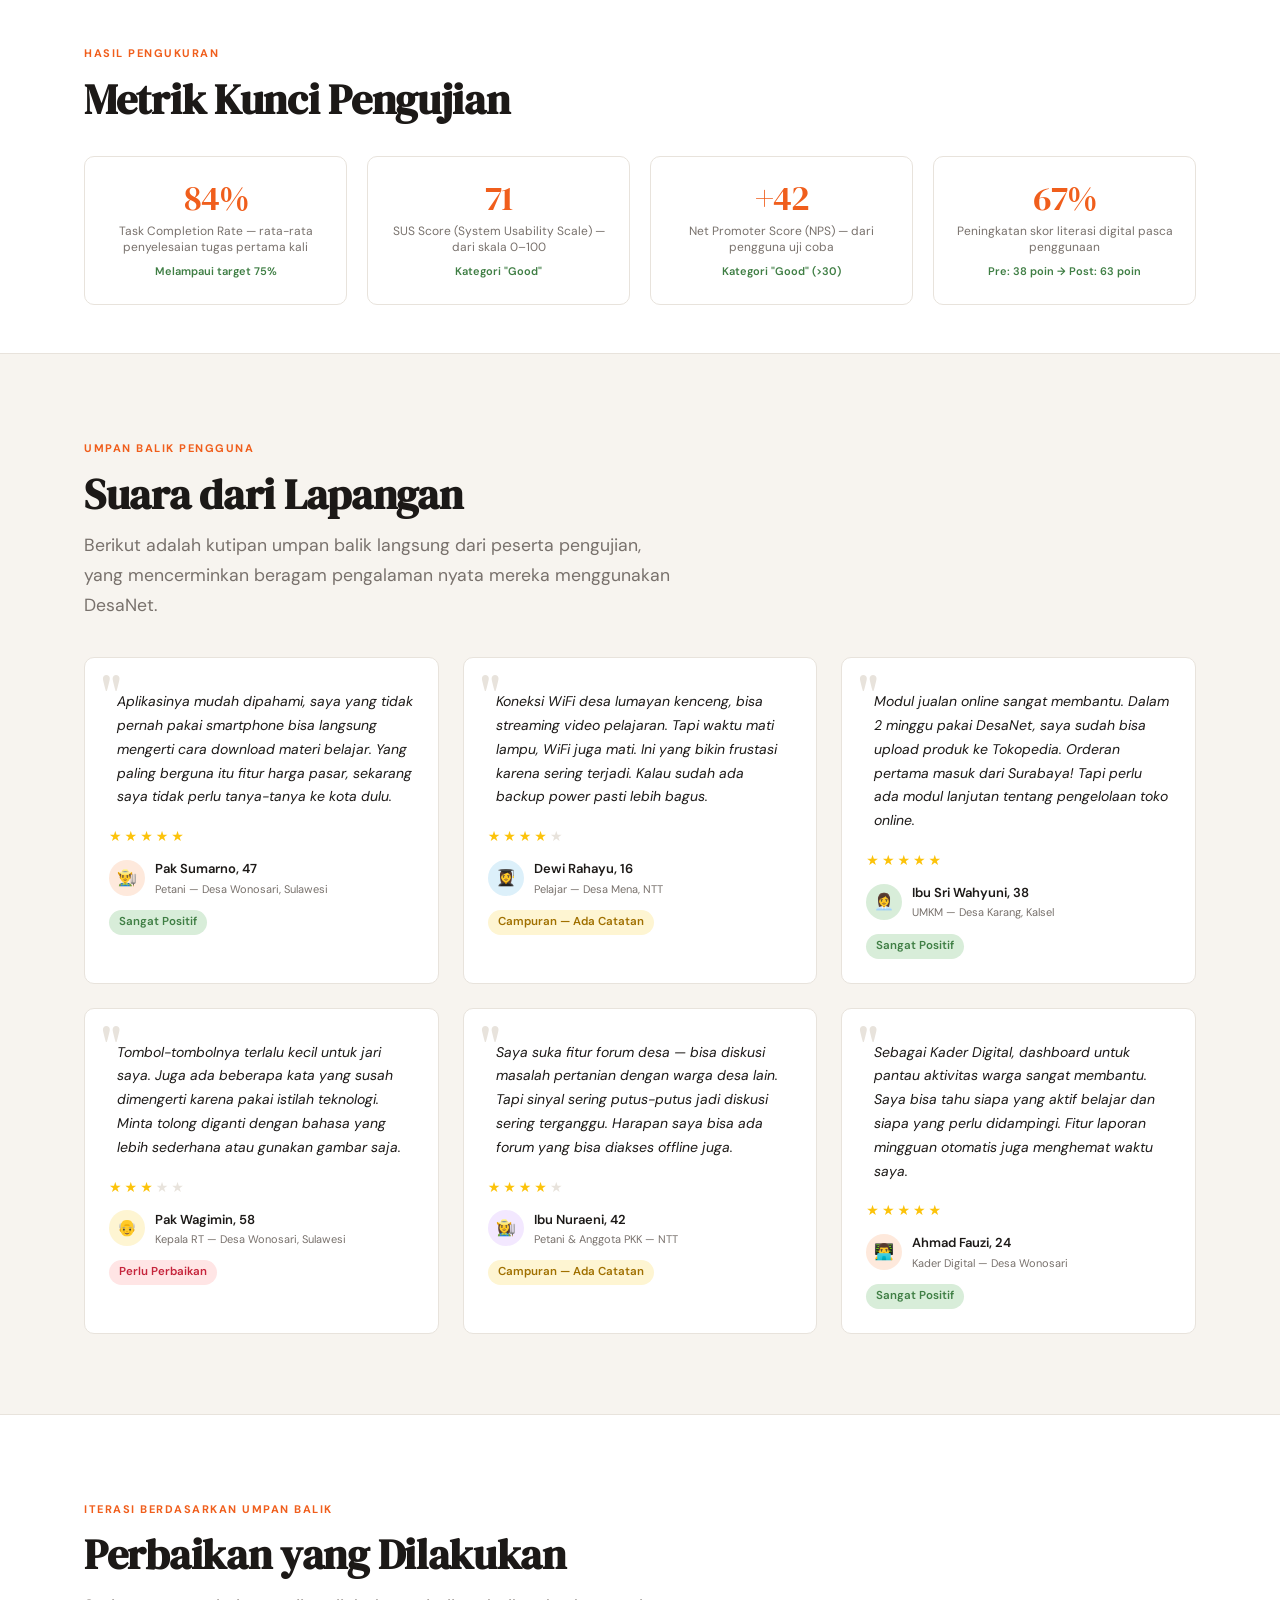
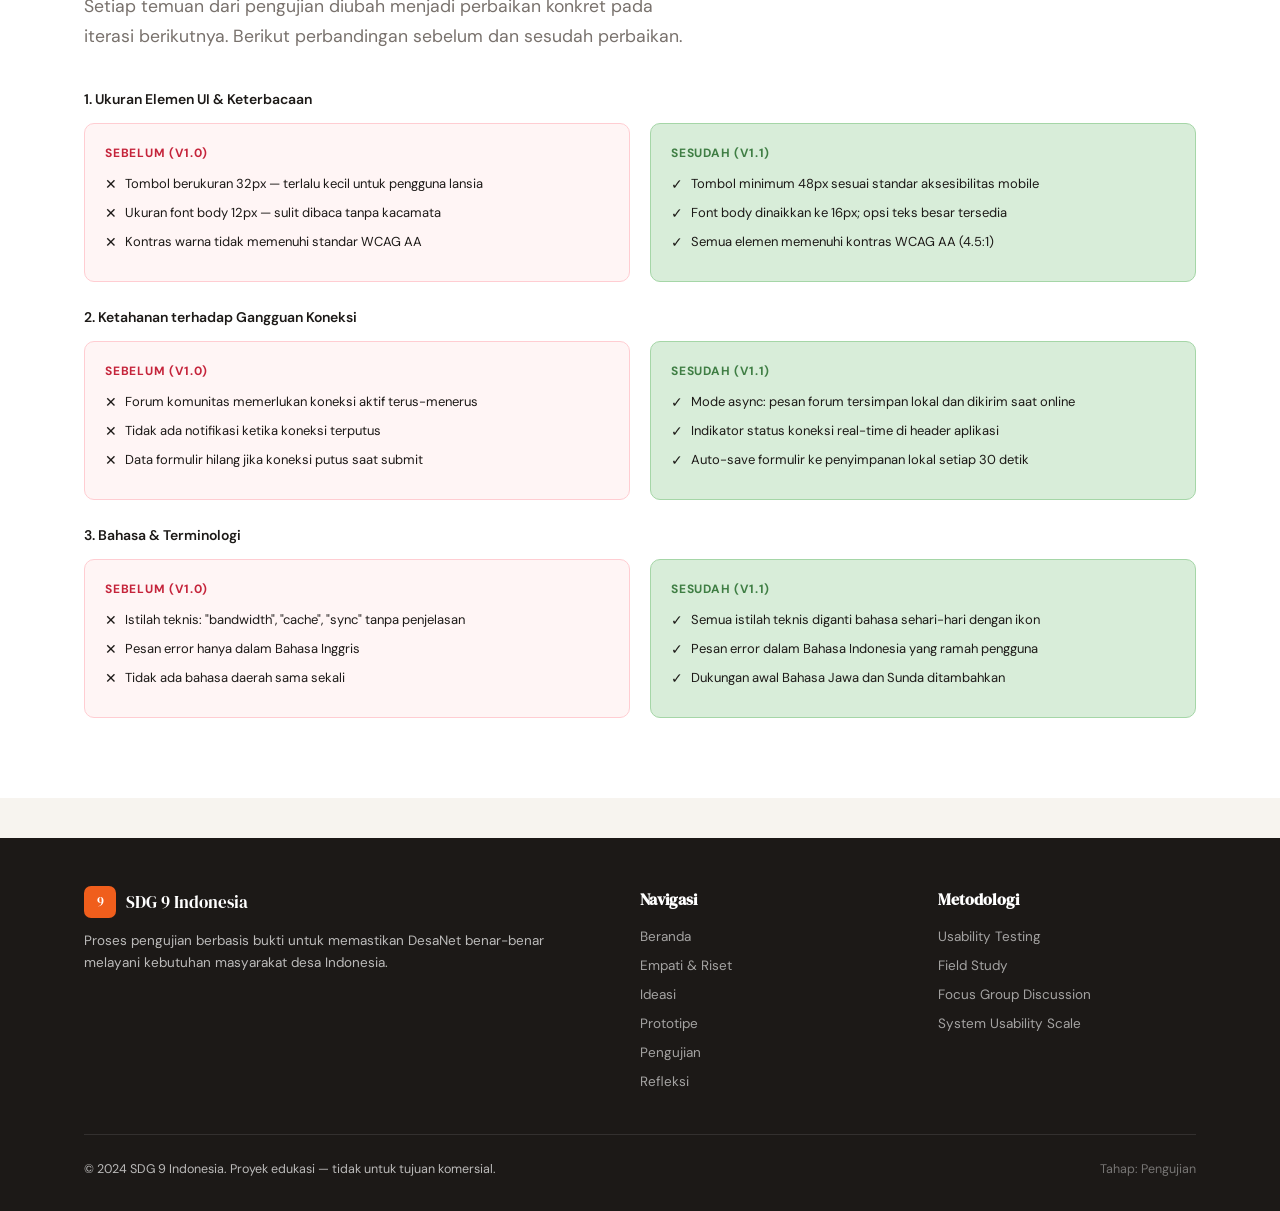
<file: public/testing.html>
<!DOCTYPE html>
<html lang="id">
<head>
  <meta charset="UTF-8" />
  <meta name="viewport" content="width=device-width, initial-scale=1.0" />
  <title>Pengujian — SDG 9 Indonesia</title>
  <meta name="description" content="Pengujian dan evaluasi prototipe DesaNet — metodologi, umpan balik pengguna, dan perbaikan iteratif." />
  <link rel="stylesheet" href="sdg.css" />
  <style>
    .test-phase-card {
      background: var(--bg-card);
      border: 1px solid var(--border);
      border-radius: var(--radius);
      padding: 32px;
      position: relative;
      overflow: hidden;
    }
    .test-phase-card::before {
      content: '';
      position: absolute;
      left: 0; top: 0; bottom: 0;
      width: 4px;
    }
    .phase-1::before { background: var(--accent); }
    .phase-2::before { background: var(--blue); }
    .phase-3::before { background: var(--green); }
    .test-phase-label {
      display: inline-block;
      font-size: 10px;
      font-weight: 700;
      letter-spacing: 1px;
      text-transform: uppercase;
      padding: 3px 10px;
      border-radius: 20px;
      margin-bottom: 14px;
    }
    .test-phase-title { font-family: var(--font-display); font-size: 1.2rem; margin-bottom: 10px; }
    .test-phase-desc { font-size: 14px; color: var(--text-muted); line-height: 1.7; margin-bottom: 18px; }
    .test-meta { display: flex; gap: 20px; flex-wrap: wrap; }
    .test-meta-item { display: flex; align-items: center; gap: 6px; font-size: 12.5px; color: var(--text-muted); }
    .test-meta-dot { width: 6px; height: 6px; border-radius: 50%; }

    .feedback-card {
      background: var(--bg-card);
      border: 1px solid var(--border);
      border-radius: var(--radius-sm);
      padding: 24px;
      position: relative;
    }
    .feedback-card::before {
      content: '"';
      position: absolute;
      top: 12px; left: 16px;
      font-family: var(--font-display);
      font-size: 3rem;
      color: var(--border);
      line-height: 1;
      pointer-events: none;
    }
    .feedback-quote {
      font-size: 14px;
      color: var(--text);
      line-height: 1.7;
      font-style: italic;
      padding-top: 8px;
      padding-left: 8px;
      margin-bottom: 16px;
    }
    .feedback-user { display: flex; align-items: center; gap: 10px; }
    .feedback-avatar {
      width: 36px; height: 36px;
      border-radius: 50%;
      display: flex; align-items: center; justify-content: center;
      font-size: 16px;
      flex-shrink: 0;
    }
    .feedback-name { font-size: 13px; font-weight: 600; color: var(--text); }
    .feedback-role { font-size: 11px; color: var(--text-muted); }
    .feedback-sentiment {
      display: inline-flex; align-items: center; gap: 4px;
      font-size: 11.5px; font-weight: 600;
      padding: 3px 10px; border-radius: 20px;
      margin-top: 12px;
    }
    .sentiment-pos { background: var(--green-soft); color: var(--green); }
    .sentiment-neg { background: #FFE5E5; color: #C5243B; }
    .sentiment-neu { background: var(--yellow-soft); color: #A07000; }

    .star-row { display: flex; gap: 3px; }
    .star { font-size: 14px; }
    .star-filled { color: var(--yellow); }
    .star-empty { color: var(--border); }

    .improvement-row {
      display: grid;
      grid-template-columns: 1fr 1fr;
      gap: 20px;
    }
    .before-box, .after-box {
      border-radius: var(--radius-sm);
      padding: 20px;
    }
    .before-box { background: #FFF5F5; border: 1px solid #FFCDD2; }
    .after-box { background: var(--green-soft); border: 1px solid #A5D6A7; }
    .before-box h5 { color: #C5243B; font-size: 12px; font-weight: 700; letter-spacing: 0.8px; text-transform: uppercase; margin-bottom: 10px; }
    .after-box h5 { color: var(--green); font-size: 12px; font-weight: 700; letter-spacing: 0.8px; text-transform: uppercase; margin-bottom: 10px; }
    .change-item { display: flex; align-items: flex-start; gap: 8px; font-size: 13px; color: var(--text); margin-bottom: 8px; line-height: 1.5; }
    .change-icon { flex-shrink: 0; font-size: 14px; margin-top: 0px; }

    .metrics-grid {
      display: grid;
      grid-template-columns: repeat(4, 1fr);
      gap: 20px;
      margin-top: 32px;
    }
    .metric-card {
      background: var(--bg-card);
      border: 1px solid var(--border);
      border-radius: var(--radius-sm);
      padding: 24px 20px;
      text-align: center;
    }
    .metric-value { font-family: var(--font-display); font-size: 2.2rem; color: var(--accent); letter-spacing: -1px; line-height: 1; }
    .metric-label { font-size: 12px; color: var(--text-muted); margin-top: 6px; line-height: 1.4; }
    .metric-trend { font-size: 11px; font-weight: 600; margin-top: 6px; }
    .trend-up { color: var(--green); }
    .trend-down { color: #C5243B; }

    @media (max-width: 768px) {
      .improvement-row { grid-template-columns: 1fr; }
      .metrics-grid { grid-template-columns: repeat(2, 1fr); }
    }
    @media (max-width: 480px) {
      .metrics-grid { grid-template-columns: 1fr; }
    }
  </style>
</head>
<body>

<div class="hero-strip">
  Tahap 4 dari 5 — Pengujian &amp; Evaluasi Prototipe DesaNet
</div>

<nav class="navbar">
  <div class="navbar-inner">
    <a class="navbar-brand" href="index.html">
      <div class="navbar-logo">9</div>
      <span class="navbar-site-name">SDG 9 Indonesia</span>
    </a>
    <div class="navbar-nav">
      <a href="index.html">Beranda</a>
      <a href="empathy.html">Empati</a>
      <a href="ideation.html">Ideasi</a>
      <a href="prototype.html">Prototipe</a>
      <a href="testing.html" class="active">Pengujian</a>
      <a href="reflection.html">Refleksi</a>
    </div>
    <button class="nav-toggle" onclick="toggleMenu()">
      <span></span><span></span><span></span>
    </button>
  </div>
</nav>
<div class="mobile-menu" id="mobileMenu">
  <a href="index.html">Beranda</a>
  <a href="empathy.html">Empati &amp; Riset</a>
  <a href="ideation.html">Ideasi</a>
  <a href="prototype.html">Prototipe</a>
  <a href="testing.html" class="active">Pengujian</a>
  <a href="reflection.html">Refleksi</a>
</div>

<!-- Page Hero -->
<div class="page-hero">
  <div class="container">
    <div style="display:flex; align-items:center; gap:12px; margin-bottom:16px;">
      <div style="width:36px;height:36px;background:var(--accent-soft);border-radius:8px;display:flex;align-items:center;justify-content:center;font-size:16px;">🧪</div>
      <span class="section-label" style="margin:0;">Langkah 4: Pengujian &amp; Evaluasi</span>
    </div>
    <h1 class="display-title">Pengujian Prototipe DesaNet</h1>
    <p class="lead" style="margin-top:16px; max-width:680px;">
      Pengujian dilakukan secara bertahap di tiga desa percontohan di Jawa Barat, Sulawesi Selatan, dan Nusa Tenggara Timur, melibatkan 87 pengguna selama periode 6 minggu.
    </p>
    <div style="margin-top:20px; display:flex; gap:16px; flex-wrap:wrap;">
      <div style="display:flex; align-items:center; gap:6px; font-size:13px; color:var(--text-muted);">
        <div style="width:8px;height:8px;background:var(--accent);border-radius:50%;"></div>
        87 Peserta
      </div>
      <div style="display:flex; align-items:center; gap:6px; font-size:13px; color:var(--text-muted);">
        <div style="width:8px;height:8px;background:var(--blue);border-radius:50%;"></div>
        3 Lokasi Uji
      </div>
      <div style="display:flex; align-items:center; gap:6px; font-size:13px; color:var(--text-muted);">
        <div style="width:8px;height:8px;background:var(--green);border-radius:50%;"></div>
        6 Minggu Pengujian
      </div>
    </div>
  </div>
</div>

<!-- ==================== METODOLOGI ==================== -->
<section class="section">
  <div class="container">
    <span class="section-label">Metodologi Pengujian</span>
    <h2 class="section-title">Tiga Fase Pengujian</h2>
    <p class="lead" style="margin-top:12px; margin-bottom:36px;">
      Pengujian dirancang secara bertahap dengan pendekatan iteratif — setiap fase memberikan umpan balik yang diintegrasikan ke dalam iterasi berikutnya.
    </p>

    <div style="display:flex; flex-direction:column; gap:20px;">
      <div class="test-phase-card phase-1">
        <div class="test-phase-label" style="background:var(--accent-soft); color:var(--accent);">Fase 1 — Minggu 1–2</div>
        <div class="test-phase-title">Uji Usabilitas Dasar (Usability Testing)</div>
        <div class="test-phase-desc">
          Pengguna diminta menyelesaikan tugas-tugas spesifik: mendaftarkan akun, mengunduh modul pembelajaran, mengakses informasi harga pasar, dan melaporkan masalah teknis. Peneliti mengamati tanpa membantu (think-aloud protocol).
        </div>
        <div class="test-meta">
          <div class="test-meta-item"><span class="test-meta-dot" style="background:var(--accent);"></span>28 peserta (petani, pelajar, pelaku UMKM)</div>
          <div class="test-meta-item"><span class="test-meta-dot" style="background:var(--accent);"></span>Metode: Observasi langsung + rekaman layar</div>
          <div class="test-meta-item"><span class="test-meta-dot" style="background:var(--accent);"></span>Alat ukur: Task Completion Rate, Time-on-Task</div>
        </div>
      </div>

      <div class="test-phase-card phase-2">
        <div class="test-phase-label" style="background:var(--blue-soft); color:var(--blue);">Fase 2 — Minggu 3–4</div>
        <div class="test-phase-title">Uji Lapangan (Field Testing)</div>
        <div class="test-phase-desc">
          Prototipe dipasang di tiga balai desa. Pengguna menggunakan aplikasi secara mandiri dalam kehidupan sehari-hari. Pengumpulan data dilakukan melalui log aktivitas, survei harian singkat (3 pertanyaan), dan wawancara mendalam mingguan.
        </div>
        <div class="test-meta">
          <div class="test-meta-item"><span class="test-meta-dot" style="background:var(--blue);"></span>59 pengguna aktif di 3 desa</div>
          <div class="test-meta-item"><span class="test-meta-dot" style="background:var(--blue);"></span>Metode: Diary study + analytics log</div>
          <div class="test-meta-item"><span class="test-meta-dot" style="background:var(--blue);"></span>Durasi: 14 hari penggunaan nyata</div>
        </div>
      </div>

      <div class="test-phase-card phase-3">
        <div class="test-phase-label" style="background:var(--green-soft); color:var(--green);">Fase 3 — Minggu 5–6</div>
        <div class="test-phase-title">Evaluasi Dampak &amp; Validasi</div>
        <div class="test-phase-desc">
          Pengukuran dampak nyata: perubahan perilaku digital, peningkatan pengetahuan (pre/post test), serta penilaian kepuasan pengguna. Diskusi kelompok terarah (FGD) untuk menggali hambatan tersembunyi dan rekomendasi perbaikan.
        </div>
        <div class="test-meta">
          <div class="test-meta-item"><span class="test-meta-dot" style="background:var(--green);"></span>87 peserta (semua fase)</div>
          <div class="test-meta-item"><span class="test-meta-dot" style="background:var(--green);"></span>Metode: Pre/post survey + FGD</div>
          <div class="test-meta-item"><span class="test-meta-dot" style="background:var(--green);"></span>Alat ukur: NPS, SUS Score, Knowledge Gain</div>
        </div>
      </div>
    </div>
  </div>
</section>

<!-- ==================== METRICS ==================== -->
<section class="section" style="background:var(--bg-card); border-top:1px solid var(--border); border-bottom:1px solid var(--border); padding:48px 0;">
  <div class="container">
    <span class="section-label">Hasil Pengukuran</span>
    <h2 class="section-title">Metrik Kunci Pengujian</h2>
    <div class="metrics-grid">
      <div class="metric-card">
        <div class="metric-value">84%</div>
        <div class="metric-label">Task Completion Rate — rata-rata penyelesaian tugas pertama kali</div>
        <div class="metric-trend trend-up">Melampaui target 75%</div>
      </div>
      <div class="metric-card">
        <div class="metric-value">71</div>
        <div class="metric-label">SUS Score (System Usability Scale) — dari skala 0–100</div>
        <div class="metric-trend trend-up">Kategori "Good"</div>
      </div>
      <div class="metric-card">
        <div class="metric-value">+42</div>
        <div class="metric-label">Net Promoter Score (NPS) — dari pengguna uji coba</div>
        <div class="metric-trend trend-up">Kategori "Good" (>30)</div>
      </div>
      <div class="metric-card">
        <div class="metric-value">67%</div>
        <div class="metric-label">Peningkatan skor literasi digital pasca penggunaan</div>
        <div class="metric-trend trend-up">Pre: 38 poin → Post: 63 poin</div>
      </div>
    </div>
  </div>
</section>

<!-- ==================== UMPAN BALIK ==================== -->
<section class="section">
  <div class="container">
    <span class="section-label">Umpan Balik Pengguna</span>
    <h2 class="section-title">Suara dari Lapangan</h2>
    <p class="lead" style="margin-top:12px; margin-bottom:36px; max-width:600px;">
      Berikut adalah kutipan umpan balik langsung dari peserta pengujian, yang mencerminkan beragam pengalaman nyata mereka menggunakan DesaNet.
    </p>

    <div class="grid-3">
      <div class="feedback-card">
        <div class="feedback-quote">
          Aplikasinya mudah dipahami, saya yang tidak pernah pakai smartphone bisa langsung mengerti cara download materi belajar. Yang paling berguna itu fitur harga pasar, sekarang saya tidak perlu tanya-tanya ke kota dulu.
        </div>
        <div class="star-row" style="margin-bottom:10px;">
          <span class="star star-filled">★</span><span class="star star-filled">★</span><span class="star star-filled">★</span><span class="star star-filled">★</span><span class="star star-filled">★</span>
        </div>
        <div class="feedback-user">
          <div class="feedback-avatar" style="background:var(--accent-soft);">👨‍🌾</div>
          <div>
            <div class="feedback-name">Pak Sumarno, 47</div>
            <div class="feedback-role">Petani — Desa Wonosari, Sulawesi</div>
          </div>
        </div>
        <div class="feedback-sentiment sentiment-pos">Sangat Positif</div>
      </div>

      <div class="feedback-card">
        <div class="feedback-quote">
          Koneksi WiFi desa lumayan kenceng, bisa streaming video pelajaran. Tapi waktu mati lampu, WiFi juga mati. Ini yang bikin frustasi karena sering terjadi. Kalau sudah ada backup power pasti lebih bagus.
        </div>
        <div class="star-row" style="margin-bottom:10px;">
          <span class="star star-filled">★</span><span class="star star-filled">★</span><span class="star star-filled">★</span><span class="star star-filled">★</span><span class="star star-empty">★</span>
        </div>
        <div class="feedback-user">
          <div class="feedback-avatar" style="background:var(--blue-soft);">👩‍🎓</div>
          <div>
            <div class="feedback-name">Dewi Rahayu, 16</div>
            <div class="feedback-role">Pelajar — Desa Mena, NTT</div>
          </div>
        </div>
        <div class="feedback-sentiment sentiment-neu">Campuran — Ada Catatan</div>
      </div>

      <div class="feedback-card">
        <div class="feedback-quote">
          Modul jualan online sangat membantu. Dalam 2 minggu pakai DesaNet, saya sudah bisa upload produk ke Tokopedia. Orderan pertama masuk dari Surabaya! Tapi perlu ada modul lanjutan tentang pengelolaan toko online.
        </div>
        <div class="star-row" style="margin-bottom:10px;">
          <span class="star star-filled">★</span><span class="star star-filled">★</span><span class="star star-filled">★</span><span class="star star-filled">★</span><span class="star star-filled">★</span>
        </div>
        <div class="feedback-user">
          <div class="feedback-avatar" style="background:var(--green-soft);">👩‍💼</div>
          <div>
            <div class="feedback-name">Ibu Sri Wahyuni, 38</div>
            <div class="feedback-role">UMKM — Desa Karang, Kalsel</div>
          </div>
        </div>
        <div class="feedback-sentiment sentiment-pos">Sangat Positif</div>
      </div>

      <div class="feedback-card">
        <div class="feedback-quote">
          Tombol-tombolnya terlalu kecil untuk jari saya. Juga ada beberapa kata yang susah dimengerti karena pakai istilah teknologi. Minta tolong diganti dengan bahasa yang lebih sederhana atau gunakan gambar saja.
        </div>
        <div class="star-row" style="margin-bottom:10px;">
          <span class="star star-filled">★</span><span class="star star-filled">★</span><span class="star star-filled">★</span><span class="star star-empty">★</span><span class="star star-empty">★</span>
        </div>
        <div class="feedback-user">
          <div class="feedback-avatar" style="background:var(--yellow-soft);">👴</div>
          <div>
            <div class="feedback-name">Pak Wagimin, 58</div>
            <div class="feedback-role">Kepala RT — Desa Wonosari, Sulawesi</div>
          </div>
        </div>
        <div class="feedback-sentiment sentiment-neg">Perlu Perbaikan</div>
      </div>

      <div class="feedback-card">
        <div class="feedback-quote">
          Saya suka fitur forum desa — bisa diskusi masalah pertanian dengan warga desa lain. Tapi sinyal sering putus-putus jadi diskusi sering terganggu. Harapan saya bisa ada forum yang bisa diakses offline juga.
        </div>
        <div class="star-row" style="margin-bottom:10px;">
          <span class="star star-filled">★</span><span class="star star-filled">★</span><span class="star star-filled">★</span><span class="star star-filled">★</span><span class="star star-empty">★</span>
        </div>
        <div class="feedback-user">
          <div class="feedback-avatar" style="background:#F3E8FF;">👩‍🌾</div>
          <div>
            <div class="feedback-name">Ibu Nuraeni, 42</div>
            <div class="feedback-role">Petani &amp; Anggota PKK — NTT</div>
          </div>
        </div>
        <div class="feedback-sentiment sentiment-neu">Campuran — Ada Catatan</div>
      </div>

      <div class="feedback-card">
        <div class="feedback-quote">
          Sebagai Kader Digital, dashboard untuk pantau aktivitas warga sangat membantu. Saya bisa tahu siapa yang aktif belajar dan siapa yang perlu didampingi. Fitur laporan mingguan otomatis juga menghemat waktu saya.
        </div>
        <div class="star-row" style="margin-bottom:10px;">
          <span class="star star-filled">★</span><span class="star star-filled">★</span><span class="star star-filled">★</span><span class="star star-filled">★</span><span class="star star-filled">★</span>
        </div>
        <div class="feedback-user">
          <div class="feedback-avatar" style="background:var(--accent-soft);">👨‍💻</div>
          <div>
            <div class="feedback-name">Ahmad Fauzi, 24</div>
            <div class="feedback-role">Kader Digital — Desa Wonosari</div>
          </div>
        </div>
        <div class="feedback-sentiment sentiment-pos">Sangat Positif</div>
      </div>
    </div>
  </div>
</section>

<!-- ==================== PERBAIKAN ==================== -->
<section class="section" style="background:var(--bg-card); border-top:1px solid var(--border);">
  <div class="container">
    <span class="section-label">Iterasi Berdasarkan Umpan Balik</span>
    <h2 class="section-title">Perbaikan yang Dilakukan</h2>
    <p class="lead" style="margin-top:12px; margin-bottom:36px; max-width:600px;">
      Setiap temuan dari pengujian diubah menjadi perbaikan konkret pada iterasi berikutnya. Berikut perbandingan sebelum dan sesudah perbaikan.
    </p>

    <div style="display:flex; flex-direction:column; gap:24px;">
      <!-- Improvement 1 -->
      <div>
        <div style="font-size:14px; font-weight:600; color:var(--text); margin-bottom:12px;">1. Ukuran Elemen UI &amp; Keterbacaan</div>
        <div class="improvement-row">
          <div class="before-box">
            <h5>Sebelum (v1.0)</h5>
            <div class="change-item"><span class="change-icon">✕</span>Tombol berukuran 32px — terlalu kecil untuk pengguna lansia</div>
            <div class="change-item"><span class="change-icon">✕</span>Ukuran font body 12px — sulit dibaca tanpa kacamata</div>
            <div class="change-item"><span class="change-icon">✕</span>Kontras warna tidak memenuhi standar WCAG AA</div>
          </div>
          <div class="after-box">
            <h5>Sesudah (v1.1)</h5>
            <div class="change-item"><span class="change-icon">✓</span>Tombol minimum 48px sesuai standar aksesibilitas mobile</div>
            <div class="change-item"><span class="change-icon">✓</span>Font body dinaikkan ke 16px; opsi teks besar tersedia</div>
            <div class="change-item"><span class="change-icon">✓</span>Semua elemen memenuhi kontras WCAG AA (4.5:1)</div>
          </div>
        </div>
      </div>

      <!-- Improvement 2 -->
      <div>
        <div style="font-size:14px; font-weight:600; color:var(--text); margin-bottom:12px;">2. Ketahanan terhadap Gangguan Koneksi</div>
        <div class="improvement-row">
          <div class="before-box">
            <h5>Sebelum (v1.0)</h5>
            <div class="change-item"><span class="change-icon">✕</span>Forum komunitas memerlukan koneksi aktif terus-menerus</div>
            <div class="change-item"><span class="change-icon">✕</span>Tidak ada notifikasi ketika koneksi terputus</div>
            <div class="change-item"><span class="change-icon">✕</span>Data formulir hilang jika koneksi putus saat submit</div>
          </div>
          <div class="after-box">
            <h5>Sesudah (v1.1)</h5>
            <div class="change-item"><span class="change-icon">✓</span>Mode async: pesan forum tersimpan lokal dan dikirim saat online</div>
            <div class="change-item"><span class="change-icon">✓</span>Indikator status koneksi real-time di header aplikasi</div>
            <div class="change-item"><span class="change-icon">✓</span>Auto-save formulir ke penyimpanan lokal setiap 30 detik</div>
          </div>
        </div>
      </div>

      <!-- Improvement 3 -->
      <div>
        <div style="font-size:14px; font-weight:600; color:var(--text); margin-bottom:12px;">3. Bahasa &amp; Terminologi</div>
        <div class="improvement-row">
          <div class="before-box">
            <h5>Sebelum (v1.0)</h5>
            <div class="change-item"><span class="change-icon">✕</span>Istilah teknis: "bandwidth", "cache", "sync" tanpa penjelasan</div>
            <div class="change-item"><span class="change-icon">✕</span>Pesan error hanya dalam Bahasa Inggris</div>
            <div class="change-item"><span class="change-icon">✕</span>Tidak ada bahasa daerah sama sekali</div>
          </div>
          <div class="after-box">
            <h5>Sesudah (v1.1)</h5>
            <div class="change-item"><span class="change-icon">✓</span>Semua istilah teknis diganti bahasa sehari-hari dengan ikon</div>
            <div class="change-item"><span class="change-icon">✓</span>Pesan error dalam Bahasa Indonesia yang ramah pengguna</div>
            <div class="change-item"><span class="change-icon">✓</span>Dukungan awal Bahasa Jawa dan Sunda ditambahkan</div>
          </div>
        </div>
      </div>
    </div>
  </div>
</section>

<!-- Footer -->
<footer class="footer">
  <div class="container">
    <div class="footer-grid">
      <div>
        <div class="footer-logo-row">
          <div class="footer-logo-box">9</div>
          <span style="color:#fff; font-family:var(--font-display); font-size:17px;">SDG 9 Indonesia</span>
        </div>
        <p>Proses pengujian berbasis bukti untuk memastikan DesaNet benar-benar melayani kebutuhan masyarakat desa Indonesia.</p>
      </div>
      <div>
        <h4>Navigasi</h4>
        <ul>
          <li><a href="index.html">Beranda</a></li>
          <li><a href="empathy.html">Empati &amp; Riset</a></li>
          <li><a href="ideation.html">Ideasi</a></li>
          <li><a href="prototype.html">Prototipe</a></li>
          <li><a href="testing.html">Pengujian</a></li>
          <li><a href="reflection.html">Refleksi</a></li>
        </ul>
      </div>
      <div>
        <h4>Metodologi</h4>
        <ul>
          <li><a href="#">Usability Testing</a></li>
          <li><a href="#">Field Study</a></li>
          <li><a href="#">Focus Group Discussion</a></li>
          <li><a href="#">System Usability Scale</a></li>
        </ul>
      </div>
    </div>
    <div class="footer-bottom">
      <span>© 2024 SDG 9 Indonesia. Proyek edukasi — tidak untuk tujuan komersial.</span>
      <span style="color:rgba(255,255,255,0.4);">Tahap: Pengujian</span>
    </div>
  </div>
</footer>

<script>
  function toggleMenu() {
    document.getElementById('mobileMenu').classList.toggle('open');
  }
</script>
</body>
</html>
</file>
<file: public/sdg.css>
/* ===================================================
   SDG 9 Website — Shared Stylesheet
   Language: Bahasa Indonesia
   Design: Editorial Minimalist, Warm Palette
   =================================================== */

@import url('https://fonts.googleapis.com/css2?family=DM+Serif+Display:ital@0;1&family=DM+Sans:ital,opsz,wght@0,9..40,300;0,9..40,400;0,9..40,500;0,9..40,600;0,9..40,700;1,9..40,400&display=swap');

/* ---- CSS Variables ---- */
:root {
  --bg: #F7F4EF;
  --bg-card: #FFFFFF;
  --text: #1C1917;
  --text-muted: #78716C;
  --text-light: #A8A29E;
  --accent: #F05E1C;
  --accent-hover: #D94E0E;
  --accent-soft: #FEE9DC;
  --blue: #0A97D9;
  --blue-soft: #DCF0FA;
  --green: #3F7E44;
  --green-soft: #D8EDD9;
  --yellow: #FCC30B;
  --yellow-soft: #FEF5D2;
  --border: #E8E3DC;
  --shadow-sm: 0 1px 3px rgba(28,25,23,0.06), 0 1px 2px rgba(28,25,23,0.04);
  --shadow: 0 4px 16px rgba(28,25,23,0.08), 0 2px 6px rgba(28,25,23,0.04);
  --shadow-lg: 0 12px 40px rgba(28,25,23,0.12), 0 4px 12px rgba(28,25,23,0.06);
  --radius: 16px;
  --radius-sm: 10px;
  --radius-xs: 6px;
  --font-display: 'DM Serif Display', Georgia, serif;
  --font-body: 'DM Sans', system-ui, sans-serif;
  --max-w: 1160px;
  --nav-h: 68px;
}

/* ---- Reset ---- */
*, *::before, *::after { box-sizing: border-box; margin: 0; padding: 0; }
html { scroll-behavior: smooth; font-size: 16px; }
body {
  font-family: var(--font-body);
  background: var(--bg);
  color: var(--text);
  line-height: 1.65;
  -webkit-font-smoothing: antialiased;
}
img { max-width: 100%; display: block; }
a { color: inherit; text-decoration: none; }
ul { list-style: none; }

/* ---- Navigation ---- */
.navbar {
  position: sticky;
  top: 0;
  z-index: 100;
  height: var(--nav-h);
  background: rgba(247, 244, 239, 0.92);
  backdrop-filter: blur(12px);
  -webkit-backdrop-filter: blur(12px);
  border-bottom: 1px solid var(--border);
  display: flex;
  align-items: center;
}
.navbar-inner {
  max-width: var(--max-w);
  margin: 0 auto;
  padding: 0 24px;
  width: 100%;
  display: flex;
  align-items: center;
  justify-content: space-between;
  gap: 16px;
}
.navbar-brand {
  display: flex;
  align-items: center;
  gap: 10px;
  flex-shrink: 0;
}
.navbar-logo {
  width: 36px;
  height: 36px;
  background: var(--accent);
  border-radius: 8px;
  display: flex;
  align-items: center;
  justify-content: center;
  color: #fff;
  font-family: var(--font-display);
  font-size: 14px;
  font-weight: 700;
  letter-spacing: -0.5px;
}
.navbar-site-name {
  font-family: var(--font-display);
  font-size: 17px;
  color: var(--text);
  letter-spacing: -0.3px;
}
.navbar-nav {
  display: flex;
  align-items: center;
  gap: 4px;
}
.navbar-nav a {
  font-size: 13.5px;
  font-weight: 500;
  color: var(--text-muted);
  padding: 6px 12px;
  border-radius: var(--radius-xs);
  transition: color 0.18s, background 0.18s;
  white-space: nowrap;
}
.navbar-nav a:hover { color: var(--text); background: rgba(28,25,23,0.05); }
.navbar-nav a.active { color: var(--accent); background: var(--accent-soft); }

/* Hamburger */
.nav-toggle {
  display: none;
  background: none;
  border: 1px solid var(--border);
  border-radius: var(--radius-xs);
  padding: 8px 10px;
  cursor: pointer;
  flex-direction: column;
  gap: 4px;
  flex-shrink: 0;
}
.nav-toggle span {
  display: block;
  width: 18px;
  height: 2px;
  background: var(--text);
  border-radius: 2px;
  transition: transform 0.2s;
}
.mobile-menu {
  display: none;
  flex-direction: column;
  padding: 12px 16px 16px;
  border-bottom: 1px solid var(--border);
  background: var(--bg);
  gap: 2px;
}
.mobile-menu.open { display: flex; }
.mobile-menu a {
  font-size: 14px;
  font-weight: 500;
  color: var(--text-muted);
  padding: 10px 12px;
  border-radius: var(--radius-xs);
  transition: color 0.15s, background 0.15s;
}
.mobile-menu a:hover, .mobile-menu a.active { color: var(--accent); background: var(--accent-soft); }

/* ---- Layout ---- */
.container {
  max-width: var(--max-w);
  margin: 0 auto;
  padding: 0 24px;
}
.section { padding: 80px 0; }
.section-sm { padding: 56px 0; }

/* ---- Typography ---- */
.display-title {
  font-family: var(--font-display);
  font-size: clamp(2.4rem, 5vw, 4rem);
  line-height: 1.15;
  letter-spacing: -0.5px;
  color: var(--text);
}
.section-title {
  font-family: var(--font-display);
  font-size: clamp(1.8rem, 3.5vw, 2.6rem);
  line-height: 1.2;
  letter-spacing: -0.3px;
}
.section-label {
  display: inline-block;
  font-size: 11px;
  font-weight: 700;
  letter-spacing: 1.5px;
  text-transform: uppercase;
  color: var(--accent);
  margin-bottom: 12px;
}
.lead {
  font-size: 1.1rem;
  line-height: 1.7;
  color: var(--text-muted);
  max-width: 640px;
}
.body-text { font-size: 0.95rem; line-height: 1.7; color: var(--text-muted); }

/* ---- Cards ---- */
.card {
  background: var(--bg-card);
  border: 1px solid var(--border);
  border-radius: var(--radius);
  padding: 28px;
  box-shadow: var(--shadow-sm);
  transition: box-shadow 0.22s, transform 0.22s;
}
.card:hover {
  box-shadow: var(--shadow);
  transform: translateY(-2px);
}
.card-sm {
  background: var(--bg-card);
  border: 1px solid var(--border);
  border-radius: var(--radius-sm);
  padding: 20px;
  box-shadow: var(--shadow-sm);
  transition: box-shadow 0.2s, transform 0.2s;
}
.card-sm:hover { box-shadow: var(--shadow); transform: translateY(-2px); }

/* ---- Icon Box ---- */
.icon-box {
  width: 48px;
  height: 48px;
  border-radius: 12px;
  display: flex;
  align-items: center;
  justify-content: center;
  font-size: 22px;
  flex-shrink: 0;
}
.icon-box-lg {
  width: 64px;
  height: 64px;
  border-radius: 16px;
  display: flex;
  align-items: center;
  justify-content: center;
  font-size: 28px;
  flex-shrink: 0;
}
.icon-orange { background: var(--accent-soft); }
.icon-blue { background: var(--blue-soft); }
.icon-green { background: var(--green-soft); }
.icon-yellow { background: var(--yellow-soft); }

/* ---- Badges ---- */
.badge {
  display: inline-flex;
  align-items: center;
  gap: 5px;
  font-size: 12px;
  font-weight: 600;
  padding: 4px 10px;
  border-radius: 20px;
  letter-spacing: 0.2px;
}
.badge-orange { background: var(--accent-soft); color: var(--accent); }
.badge-blue { background: var(--blue-soft); color: var(--blue); }
.badge-green { background: var(--green-soft); color: var(--green); }

/* ---- Divider ---- */
.divider { height: 1px; background: var(--border); margin: 48px 0; }

/* ---- Grid ---- */
.grid-2 { display: grid; grid-template-columns: repeat(2, 1fr); gap: 24px; }
.grid-3 { display: grid; grid-template-columns: repeat(3, 1fr); gap: 24px; }
.grid-4 { display: grid; grid-template-columns: repeat(4, 1fr); gap: 20px; }
.grid-auto { display: grid; grid-template-columns: repeat(auto-fill, minmax(220px, 1fr)); gap: 20px; }

/* ---- Footer ---- */
.footer {
  background: var(--text);
  color: rgba(255,255,255,0.7);
  padding: 48px 0 32px;
  margin-top: 40px;
}
.footer-grid {
  display: grid;
  grid-template-columns: 2fr 1fr 1fr;
  gap: 40px;
  margin-bottom: 40px;
}
.footer h4 {
  font-family: var(--font-display);
  color: #fff;
  font-size: 16px;
  margin-bottom: 14px;
}
.footer p, .footer li { font-size: 13.5px; line-height: 1.7; }
.footer ul { display: flex; flex-direction: column; gap: 6px; }
.footer a { color: rgba(255,255,255,0.6); transition: color 0.15s; }
.footer a:hover { color: var(--accent); }
.footer-bottom {
  border-top: 1px solid rgba(255,255,255,0.1);
  padding-top: 24px;
  display: flex;
  align-items: center;
  justify-content: space-between;
  font-size: 12.5px;
}
.footer-logo-row {
  display: flex;
  align-items: center;
  gap: 10px;
  margin-bottom: 12px;
}
.footer-logo-box {
  width: 32px; height: 32px;
  background: var(--accent);
  border-radius: 7px;
  display: flex; align-items: center; justify-content: center;
  font-family: var(--font-display); font-size: 13px; color: #fff;
}

/* ---- References ---- */
.references {
  background: var(--bg-card);
  border: 1px solid var(--border);
  border-left: 4px solid var(--accent);
  border-radius: var(--radius-sm);
  padding: 24px 28px;
  margin-top: 40px;
}
.references h4 {
  font-family: var(--font-display);
  font-size: 16px;
  margin-bottom: 14px;
  color: var(--text);
}
.references ol { padding-left: 18px; display: flex; flex-direction: column; gap: 8px; }
.references li { font-size: 12.5px; color: var(--text-muted); line-height: 1.6; }

/* ---- Hero Strip ---- */
.hero-strip {
  background: var(--accent);
  color: #fff;
  padding: 6px 0;
  text-align: center;
  font-size: 12.5px;
  font-weight: 500;
  letter-spacing: 0.3px;
}

/* ---- Page Hero ---- */
.page-hero {
  padding: 64px 0 56px;
  border-bottom: 1px solid var(--border);
  background: linear-gradient(135deg, #FFF8F4 0%, var(--bg) 60%);
}

/* ---- Stat number ---- */
.stat-number {
  font-family: var(--font-display);
  font-size: 2.8rem;
  color: var(--accent);
  line-height: 1;
  letter-spacing: -1px;
}

/* ---- Progress bar ---- */
.progress-bar {
  height: 6px;
  background: var(--border);
  border-radius: 6px;
  overflow: hidden;
  margin-top: 8px;
}
.progress-fill {
  height: 100%;
  border-radius: 6px;
  background: var(--accent);
  transition: width 1s ease;
}

/* ---- Responsive ---- */
@media (max-width: 768px) {
  .navbar-nav { display: none; }
  .nav-toggle { display: flex; }
  .grid-2, .grid-3, .grid-4 { grid-template-columns: 1fr; }
  .footer-grid { grid-template-columns: 1fr; gap: 28px; }
  .footer-bottom { flex-direction: column; gap: 8px; text-align: center; }
  .section { padding: 56px 0; }
  .display-title { font-size: 2rem; }
}
@media (max-width: 480px) {
  .container { padding: 0 16px; }
  .card { padding: 20px; }
}
</file>
